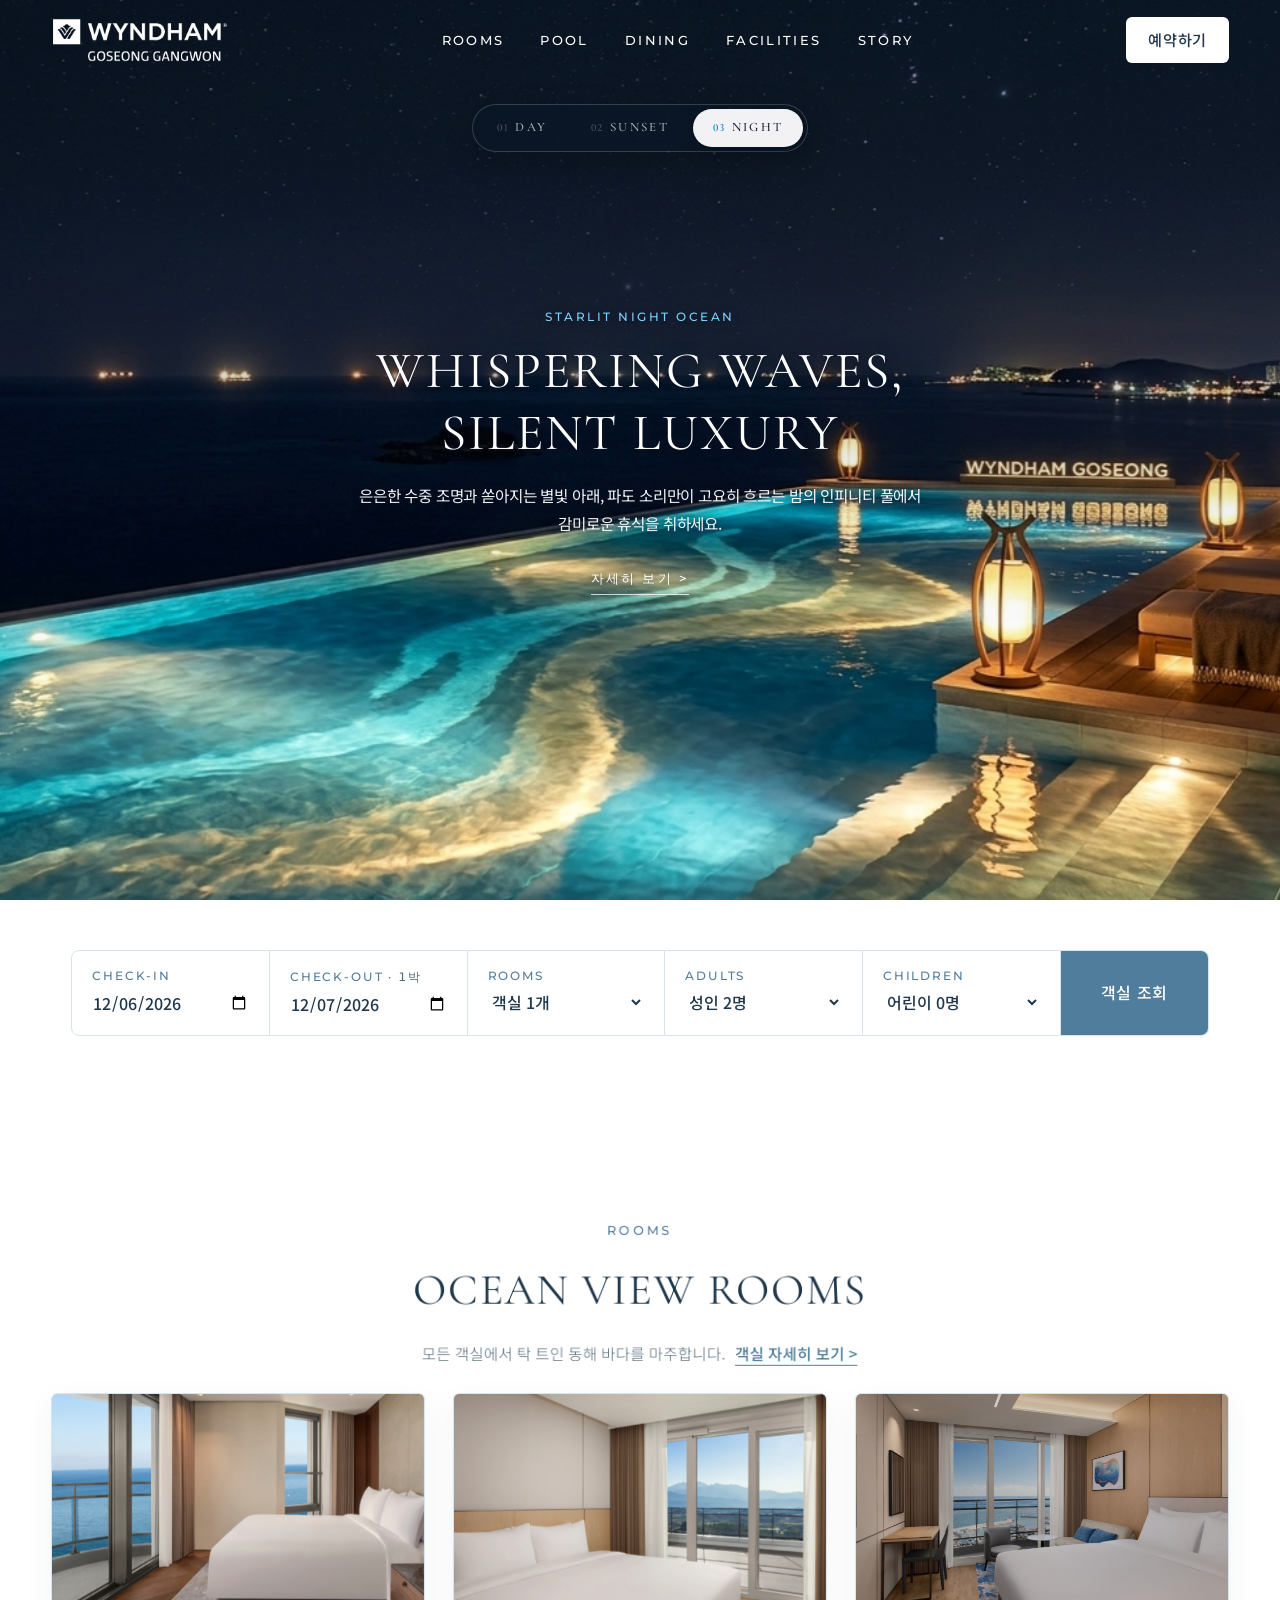
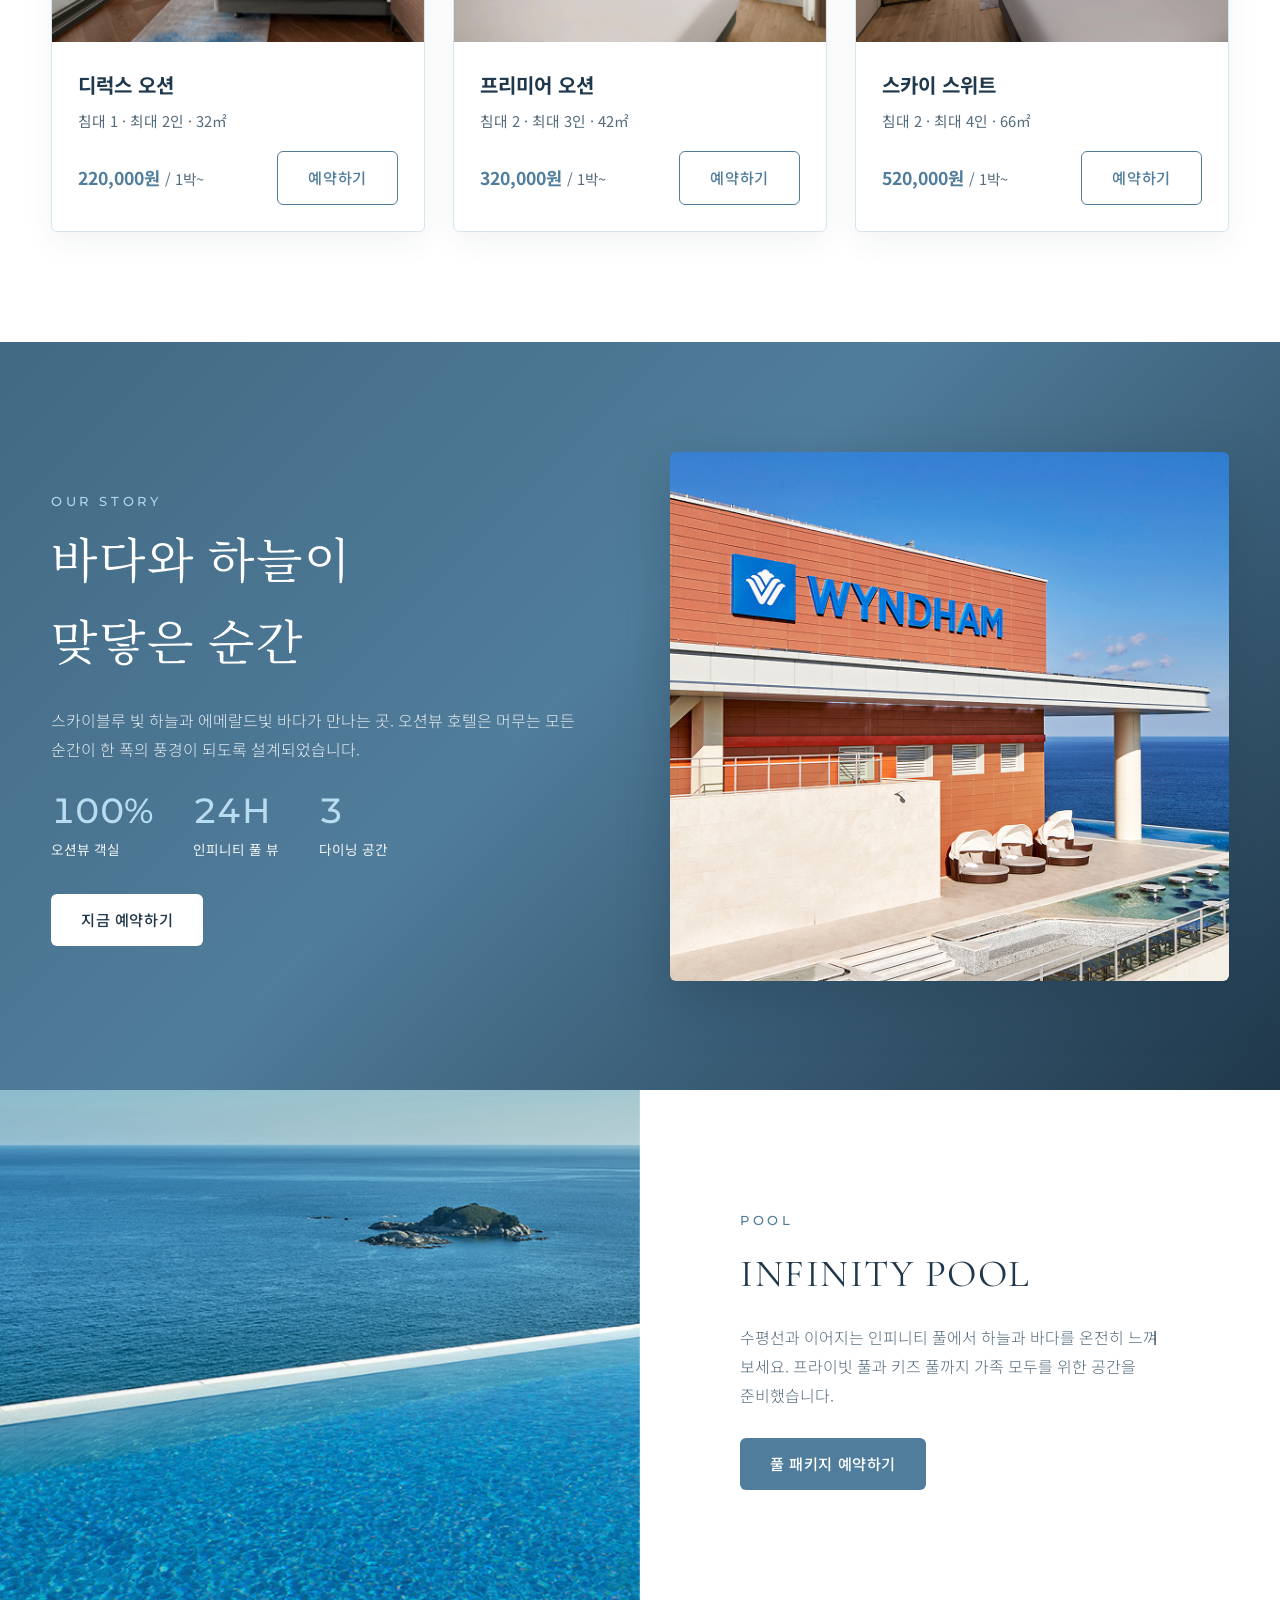
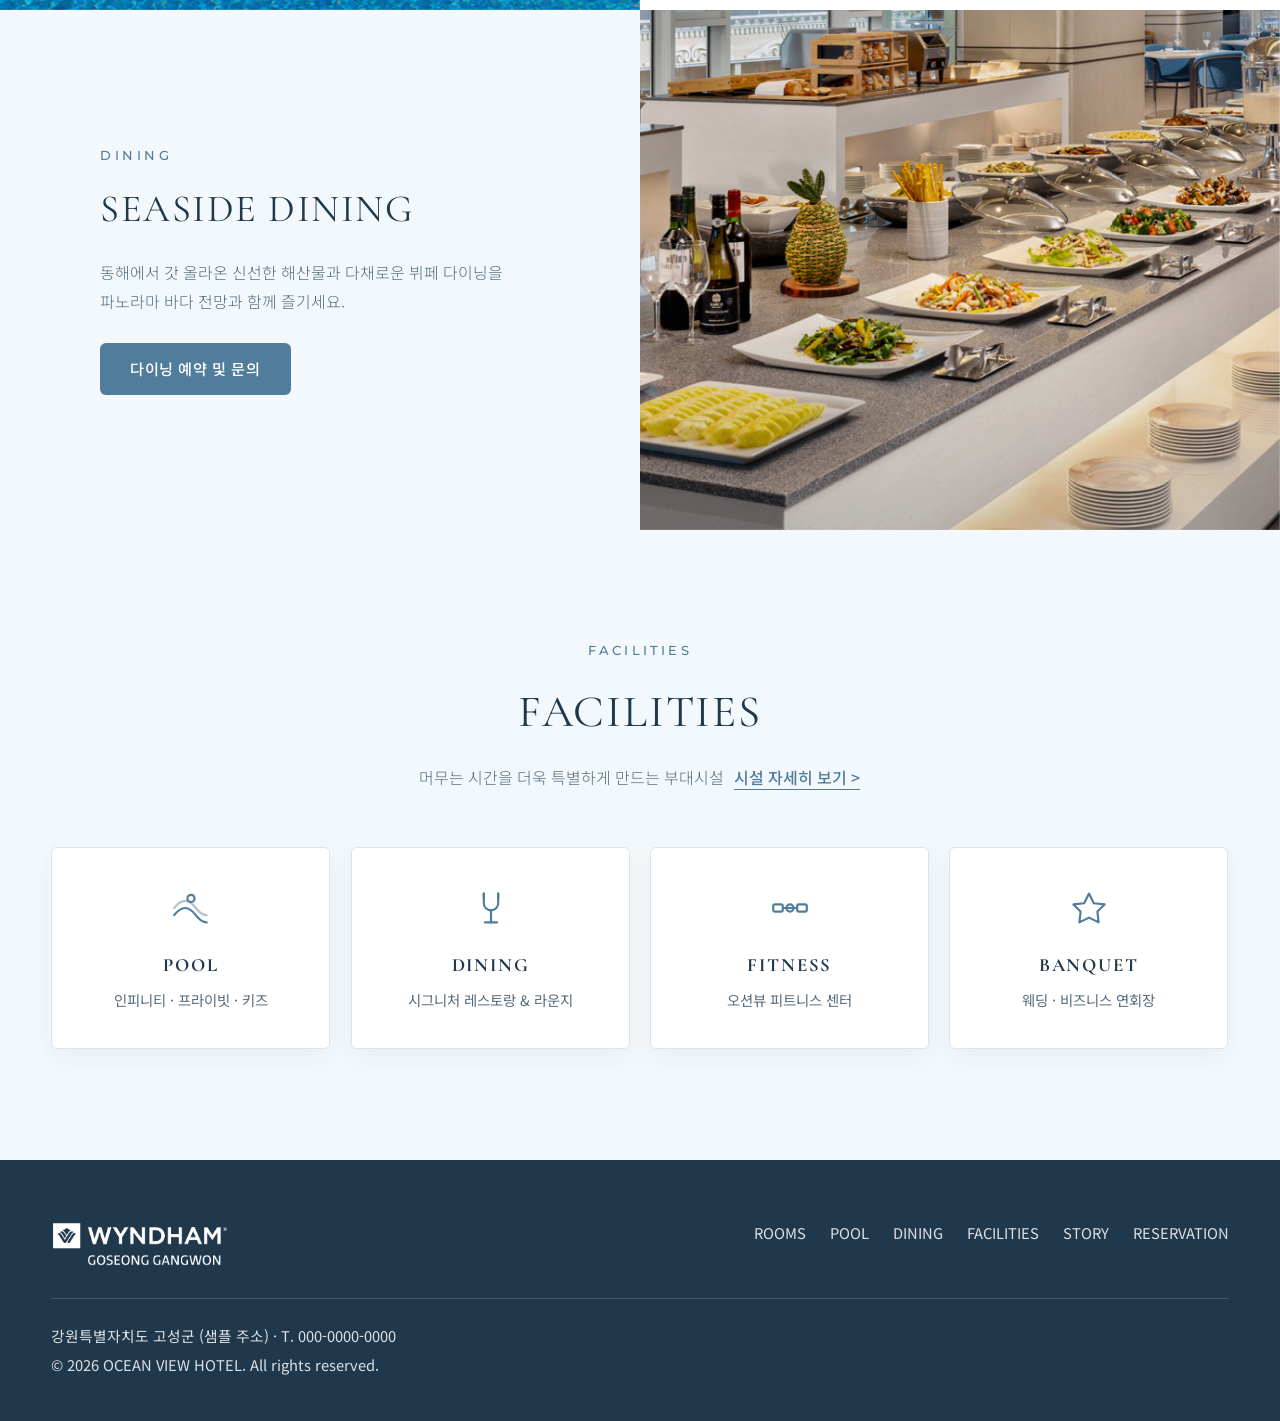
<file: index.html>
<!DOCTYPE html>
<html lang="ko">
<head>
  <meta charset="UTF-8">
  <meta name="viewport" content="width=device-width, initial-scale=1.0">
  <title>OCEAN VIEW HOTEL | 오션뷰 호텔 공식 홈페이지</title>
  <meta name="description" content="청정해변과 설악산 울산바위를 감상할 수 있는 오션뷰 호텔. 인피니티 풀, 파노라마 객실, 미식 다이닝을 온라인으로 예약하세요.">
  <link rel="stylesheet" href="css/common.css">
  <link rel="stylesheet" href="css/main.css">
  <link rel="stylesheet" href="css/booking.css">
</head>
<body>
  <header class="header" id="header">
    <div class="inner">
      <!-- 공식 윈덤 로고: images/logo.png & logo-white.png -->
      <a href="#top" class="logo" aria-label="WYNDHAM GOSEONG GANGWON 홈">
        <img src="images/logo-white.png" alt="WYNDHAM GOSEONG GANGWON" class="logo-img logo-img--white">
        <img src="images/logo.png" alt="WYNDHAM GOSEONG GANGWON" class="logo-img logo-img--color">
      </a>
      <nav class="gnb" id="gnb" aria-label="주요 메뉴">
        <a href="rooms.html">ROOMS</a>
        <a href="pool.html">POOL</a>
        <a href="dining.html">DINING</a>
        <a href="facilities.html">FACILITIES</a>
        <a href="story.html">STORY</a>
      </nav>
      <div class="header-actions">
        <a href="reservation.html" class="btn btn-white">예약하기</a>
        <button type="button" class="menu-toggle" id="menuToggle" aria-label="메뉴 열기" aria-expanded="false">
          <span></span><span></span><span></span>
        </button>
      </div>
    </div>
  </header>

  <main id="top">
    <!-- HERO + 예약 바 -->
    <section class="hero" id="booking">
      <!-- 낮 / 일몰 / 밤 인피니티 풀 다이내믹 배경 레이어 -->
      <div class="hero-bg-wrapper" aria-hidden="true">
        <div class="hero-bg-layer is-active" data-theme-layer="day" style="background-image: url('images/ref/bg_main.png');"></div>
        <div class="hero-bg-layer" data-theme-layer="sunset" style="background-image: url('images/bg_sunset.jpg');"></div>
        <div class="hero-bg-layer" data-theme-layer="night" style="background-image: url('images/bg_night.jpg');"></div>
      </div>

      <!-- 시간대별(낮/일몰/밤) 인피니티 풀 테마 스위처 바 -->
      <nav class="time-ambient-nav" role="tablist" aria-label="인피니티 풀 시간대별 풍경 선택">
        <button type="button" role="tab" class="time-btn is-active" data-time="day" aria-selected="true" aria-controls="booking">
          <span class="time-idx">01</span>
          <span class="time-label">DAY</span>
        </button>
        <button type="button" role="tab" class="time-btn" data-time="sunset" aria-selected="false" aria-controls="booking" tabindex="-1">
          <span class="time-idx">02</span>
          <span class="time-label">SUNSET</span>
        </button>
        <button type="button" role="tab" class="time-btn" data-time="night" aria-selected="false" aria-controls="booking" tabindex="-1">
          <span class="time-idx">03</span>
          <span class="time-label">NIGHT</span>
        </button>
      </nav>
      <div class="hero-content">
        <span class="eyebrow">OCEAN VIEW HOTEL</span>
        <h1>EXTRAORDINARY<br>ROOM</h1>
        <p>청정해변과 설악산 울산바위를 모두 감상할 수 있게 설계된 오션뷰 호텔은 언제나 고객의 완벽한 여정의 시작과 끝을 위한 완벽한 휴식의 안온감을 선사합니다.</p>
        <a href="#rooms" class="more-link">자세히 보기 &gt;</a>
      </div>

      <!-- 접속 시각 즉시 초기화: 화면이 그려지기 전에 바로 SUNSET/NIGHT 상태로 세팅 (DAY 깜빡임 방지) -->
      <script>
        (function () {
          var hour = new Date().getHours();
          var theme = (hour >= 6 && hour < 17) ? "day" : ((hour >= 17 && hour < 20) ? "sunset" : "night");
          window.__INITIAL_THEME__ = theme;

          var THEMES = {
            day: {
              eyebrow: "WYNDHAM GOSEONG · INFINITY POOL",
              title: "ENDLESS BLUE,<br>PERFECT MOMENT",
              desc: "청정 동해 바다와 맞닿은 루프탑 인피니티 풀에서 눈부신 햇살과 함께 온전한 휴식을 경험하세요."
            },
            sunset: {
              eyebrow: "GOLDEN TWILIGHT IN GOSEONG",
              title: "BURNING SKY,<br>ROMANTIC TIDE",
              desc: "설악산과 고성 바다가 붉고 찬란한 보랏빛으로 물드는 시간. 노을빛이 수면에 일렁이는 로맨틱한 순간을 마주합니다."
            },
            night: {
              eyebrow: "STARLIT NIGHT OCEAN",
              title: "WHISPERING WAVES,<br>SILENT LUXURY",
              desc: "은은한 수중 조명과 쏟아지는 별빛 아래, 파도 소리만이 고요히 흐르는 밤의 인피니티 풀에서 감미로운 휴식을 취하세요."
            }
          };

          // 1. 배경 레이어 즉시 활성화 (HTML 파싱 중 동기 반영)
          var layers = document.querySelectorAll(".hero-bg-layer");
          for (var i = 0; i < layers.length; i++) {
            var match = (layers[i].getAttribute("data-theme-layer") === theme);
            if (match) {
              layers[i].classList.add("is-active");
            } else {
              layers[i].classList.remove("is-active");
            }
          }

          // 2. 버튼 상태 즉시 활성화
          var btns = document.querySelectorAll(".time-btn");
          for (var j = 0; j < btns.length; j++) {
            var active = (btns[j].getAttribute("data-time") === theme);
            btns[j].classList.toggle("is-active", active);
            btns[j].setAttribute("aria-selected", active ? "true" : "false");
            btns[j].tabIndex = active ? 0 : -1;
          }

          // 3. 텍스트 카피 즉시 교체
          var hero = document.getElementById("booking") || document.querySelector(".hero");
          if (hero) {
            var data = THEMES[theme];
            var eye = hero.querySelector(".eyebrow");
            var h1 = hero.querySelector("h1");
            var p = hero.querySelector("p");
            if (eye) eye.textContent = data.eyebrow;
            if (h1) h1.innerHTML = data.title;
            if (p) p.textContent = data.desc;
          }
          document.body.setAttribute("data-theme", theme);
        })();
      </script>
    </section>

    <!-- ★ 빠른 예약(Quick Booking) 배너 : 사진을 가리지 않도록 사진 바로 아래에 여유 있는 텀을 두고 배치 -->
    <section class="quick-booking-section" id="booking" aria-label="객실 빠른 예약">
      <div class="inner">
        <div class="booking-bar">
          <form class="booking-form" id="bookingForm" aria-label="빠른 예약" novalidate>
            <div class="booking-field">
              <label for="checkIn">CHECK-IN</label>
              <input type="date" id="checkIn" name="checkIn" required>
            </div>
            <div class="booking-field">
              <label for="checkOut">CHECK-OUT <output id="nightsOutput" class="booking-night" for="checkIn checkOut"></output></label>
              <input type="date" id="checkOut" name="checkOut" required>
            </div>
            <div class="booking-field">
              <label for="rooms">ROOMS</label>
              <select id="rooms" name="rooms">
                <option value="1" selected>객실 1개</option>
                <option value="2">객실 2개</option>
                <option value="3">객실 3개</option>
                <option value="4">객실 4개</option>
              </select>
            </div>
            <div class="booking-field">
              <label for="adults">ADULTS</label>
              <select id="adults" name="adults">
                <option value="1">성인 1명</option>
                <option value="2" selected>성인 2명</option>
                <option value="3">성인 3명</option>
                <option value="4">성인 4명</option>
              </select>
            </div>
            <div class="booking-field">
              <label for="children">CHILDREN</label>
              <select id="children" name="children">
                <option value="0" selected>어린이 0명</option>
                <option value="1">어린이 1명</option>
                <option value="2">어린이 2명</option>
                <option value="3">어린이 3명</option>
              </select>
            </div>
            <button type="submit" class="btn btn-primary" id="bookingSubmit">객실 조회</button>
          </form>
          <p class="booking-error is-hidden" id="bookingError" role="alert"></p>
        </div>
      </div>
    </section>

    <!-- ROOMS -->
    <section class="section rooms" id="rooms">
      <div class="inner">
        <div class="section-title reveal">
          <span class="eyebrow">ROOMS</span>
          <h2>OCEAN VIEW ROOMS</h2>
          <p>모든 객실에서 탁 트인 동해 바다를 마주합니다. <a href="rooms.html" class="text-link">객실 자세히 보기 &gt;</a></p>
        </div>
        <div class="room-grid">
          <article class="room-card reveal">
            <div class="thumb"><img src="images/ref/img_room1.jpg" alt="디럭스 오션 객실"></div>
            <div class="body">
              <h3>디럭스 오션</h3>
              <p class="meta">침대 1 · 최대 2인 · 32㎡</p>
              <div class="row">
                <span class="price">220,000원 <small>/ 1박~</small></span>
                <button type="button" class="btn btn-outline" data-book-room="deluxe">예약하기</button>
              </div>
            </div>
          </article>
          <article class="room-card reveal">
            <div class="thumb"><img src="images/ref/img_room2.jpg" alt="프리미어 오션 객실"></div>
            <div class="body">
              <h3>프리미어 오션</h3>
              <p class="meta">침대 2 · 최대 3인 · 42㎡</p>
              <div class="row">
                <span class="price">320,000원 <small>/ 1박~</small></span>
                <button type="button" class="btn btn-outline" data-book-room="premier">예약하기</button>
              </div>
            </div>
          </article>
          <article class="room-card reveal">
            <div class="thumb"><img src="images/ref/img_room_detail_top1.png" alt="스카이 스위트 객실"></div>
            <div class="body">
              <h3>스카이 스위트</h3>
              <p class="meta">침대 2 · 최대 4인 · 66㎡</p>
              <div class="row">
                <span class="price">520,000원 <small>/ 1박~</small></span>
                <button type="button" class="btn btn-outline" data-book-room="suite">예약하기</button>
              </div>
            </div>
          </article>
        </div>
      </div>
    </section>

    <!-- STORY -->
    <section class="section story" id="story">
      <div class="inner story-wrap">
        <div class="reveal">
          <span class="eyebrow">OUR STORY</span>
          <h2>바다와 하늘이<br>맞닿은 순간</h2>
          <p>스카이블루 빛 하늘과 에메랄드빛 바다가 만나는 곳. 오션뷰 호텔은 머무는 모든 순간이 한 폭의 풍경이 되도록 설계되었습니다.</p>
          <div class="story-stats">
            <div><strong>100%</strong><span>오션뷰 객실</span></div>
            <div><strong>24H</strong><span>인피니티 풀 뷰</span></div>
            <div><strong>3</strong><span>다이닝 공간</span></div>
          </div>
          <a href="reservation.html" class="btn btn-white">지금 예약하기</a>
        </div>
        <img class="reveal" src="images/ref/img_story.png" alt="루프탑 라운지 및 야경">
      </div>
    </section>

    <!-- POOL -->
    <section class="split" id="pool">
      <div class="photo reveal"><img src="images/ref/img_pool_infinity.png" alt="인피니티 풀"></div>
      <div class="text reveal">
        <span class="eyebrow">POOL</span>
        <h2>INFINITY POOL</h2>
        <p>수평선과 이어지는 인피니티 풀에서 하늘과 바다를 온전히 느껴 보세요. 프라이빗 풀과 키즈 풀까지 가족 모두를 위한 공간을 준비했습니다.</p>
        <a href="reservation.html" class="btn btn-primary">풀 패키지 예약하기</a>
      </div>
    </section>

    <!-- DINING -->
    <section class="split reverse soft" id="dining">
      <div class="photo reveal"><img src="images/ref/img_dining_ananas.png" alt="오션뷰 다이닝 뷔페"></div>
      <div class="text reveal">
        <span class="eyebrow">DINING</span>
        <h2>SEASIDE DINING</h2>
        <p>동해에서 갓 올라온 신선한 해산물과 다채로운 뷔페 다이닝을 파노라마 바다 전망과 함께 즐기세요.</p>
        <a href="reservation.html" class="btn btn-primary">다이닝 예약 및 문의</a>
      </div>
    </section>

    <!-- FACILITIES -->
    <section class="section facilities" id="facilities">
      <div class="inner">
        <div class="section-title reveal">
          <span class="eyebrow">FACILITIES</span>
          <h2>FACILITIES</h2>
          <p>머무는 시간을 더욱 특별하게 만드는 부대시설 <a href="facilities.html" class="text-link">시설 자세히 보기 &gt;</a></p>
        </div>
        <div class="fac-grid">
          <div class="fac-item reveal">
            <div class="icon">
              <svg viewBox="0 0 40 40" fill="none" xmlns="http://www.w3.org/2000/svg">
                <path d="M6 26c3-4 6-6 9-6s6 2 9 6 6 6 9 6" stroke="currentColor" stroke-width="1.8" stroke-linecap="round"/>
                <path d="M6 20c3-4 6-6 9-6s6 2 9 6 6 6 9 6" stroke="currentColor" stroke-width="1.8" stroke-linecap="round" opacity="0.45"/>
                <circle cx="20" cy="12" r="3" stroke="currentColor" stroke-width="1.8"/>
              </svg>
            </div>
            <h3>POOL</h3><p>인피니티 · 프라이빗 · 키즈</p>
          </div>
          <div class="fac-item reveal">
            <div class="icon">
              <svg viewBox="0 0 40 40" fill="none" xmlns="http://www.w3.org/2000/svg">
                <path d="M14 8v8a6 6 0 0 0 12 0V8" stroke="currentColor" stroke-width="1.8" stroke-linecap="round"/>
                <line x1="20" y1="22" x2="20" y2="32" stroke="currentColor" stroke-width="1.8" stroke-linecap="round"/>
                <line x1="15" y1="32" x2="25" y2="32" stroke="currentColor" stroke-width="1.8" stroke-linecap="round"/>
                <line x1="14" y1="12" x2="14" y2="8" stroke="currentColor" stroke-width="1.8" stroke-linecap="round"/>
                <line x1="26" y1="12" x2="26" y2="8" stroke="currentColor" stroke-width="1.8" stroke-linecap="round"/>
              </svg>
            </div>
            <h3>DINING</h3><p>시그니처 레스토랑 &amp; 라운지</p>
          </div>
          <div class="fac-item reveal">
            <div class="icon">
              <svg viewBox="0 0 40 40" fill="none" xmlns="http://www.w3.org/2000/svg">
                <rect x="6" y="17" width="8" height="6" rx="1.5" stroke="currentColor" stroke-width="1.8"/>
                <rect x="26" y="17" width="8" height="6" rx="1.5" stroke="currentColor" stroke-width="1.8"/>
                <line x1="14" y1="20" x2="26" y2="20" stroke="currentColor" stroke-width="1.8" stroke-linecap="round"/>
                <circle cx="20" cy="20" r="3" stroke="currentColor" stroke-width="1.8"/>
              </svg>
            </div>
            <h3>FITNESS</h3><p>오션뷰 피트니스 센터</p>
          </div>
          <div class="fac-item reveal">
            <div class="icon">
              <svg viewBox="0 0 40 40" fill="none" xmlns="http://www.w3.org/2000/svg">
                <polygon points="20,8 24,16 33,17 27,23 28,32 20,28 12,32 13,23 7,17 16,16" stroke="currentColor" stroke-width="1.8" stroke-linejoin="round"/>
              </svg>
            </div>
            <h3>BANQUET</h3><p>웨딩 · 비즈니스 연회장</p>
          </div>
        </div>
      </div>
    </section>
  </main>

  <footer class="footer">
    <div class="inner">
      <div class="top">
        <a href="#top" class="logo" aria-label="WYNDHAM GOSEONG GANGWON 홈">
          <img src="images/logo-white.png" alt="WYNDHAM GOSEONG GANGWON" class="logo-img">
        </a>
        <nav class="footer-links" aria-label="푸터 메뉴">
          <a href="rooms.html">ROOMS</a>
          <a href="pool.html">POOL</a>
          <a href="dining.html">DINING</a>
          <a href="facilities.html">FACILITIES</a>
          <a href="story.html">STORY</a>
          <a href="reservation.html">RESERVATION</a>
        </nav>
      </div>
      <div class="info">
        <p>강원특별자치도 고성군 (샘플 주소) · T. 000-0000-0000</p>
        <p>© 2026 OCEAN VIEW HOTEL. All rights reserved.</p>
      </div>
    </div>
  </footer>

  <script src="js/common.js"></script>
  <script src="js/components/header.js"></script>
  <script src="js/components/reveal.js"></script>
  <script src="js/components/booking-bar.js"></script>
  <script src="js/components/wave-reveal.js"></script>
  <script src="js/components/time-ambient.js"></script>
  <script src="js/app.js"></script>
  <script>
    document.addEventListener("DOMContentLoaded", function () {
      if (window.Hotel && window.Hotel.WaveReveal) {
        window.Hotel.WaveReveal.init();
      }
      if (window.Hotel && window.Hotel.TimeAmbient) {
        window.Hotel.TimeAmbient.init();
      }
    });
  </script>
</body>
</html>
</file>
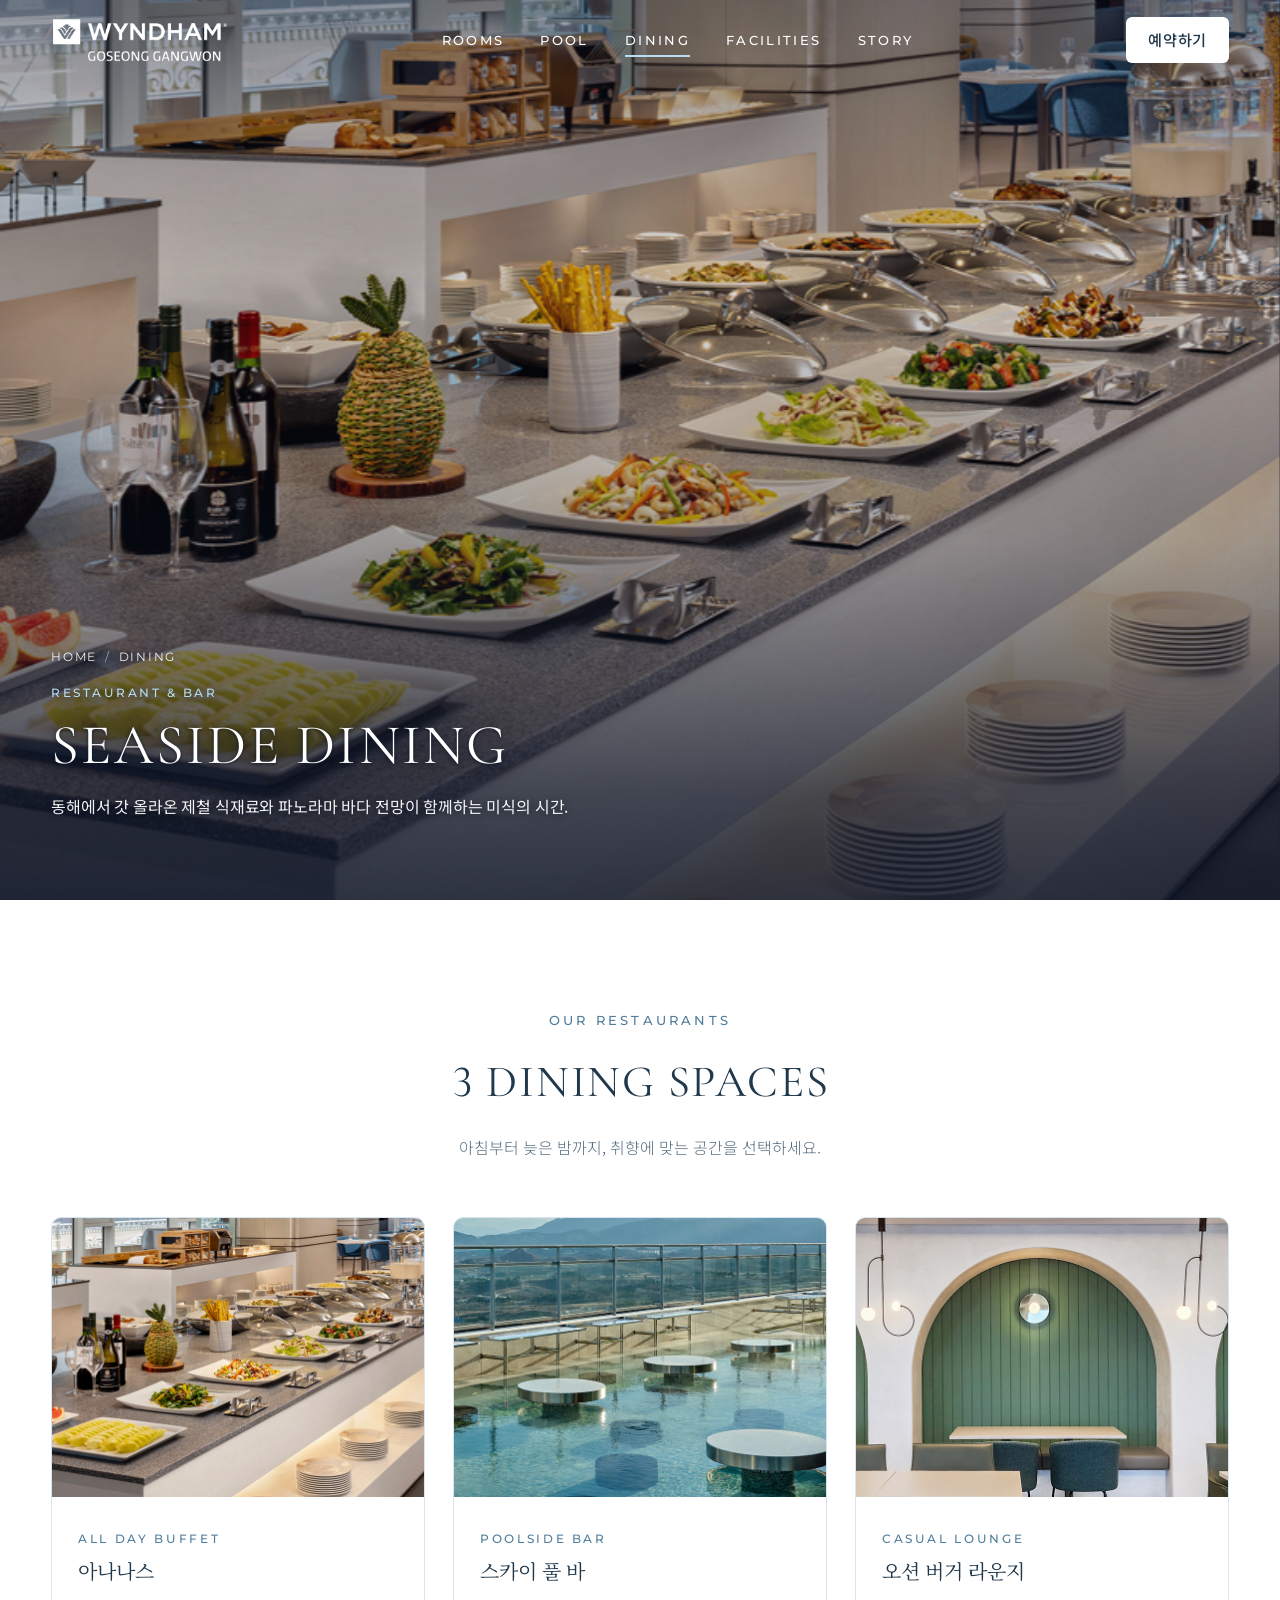
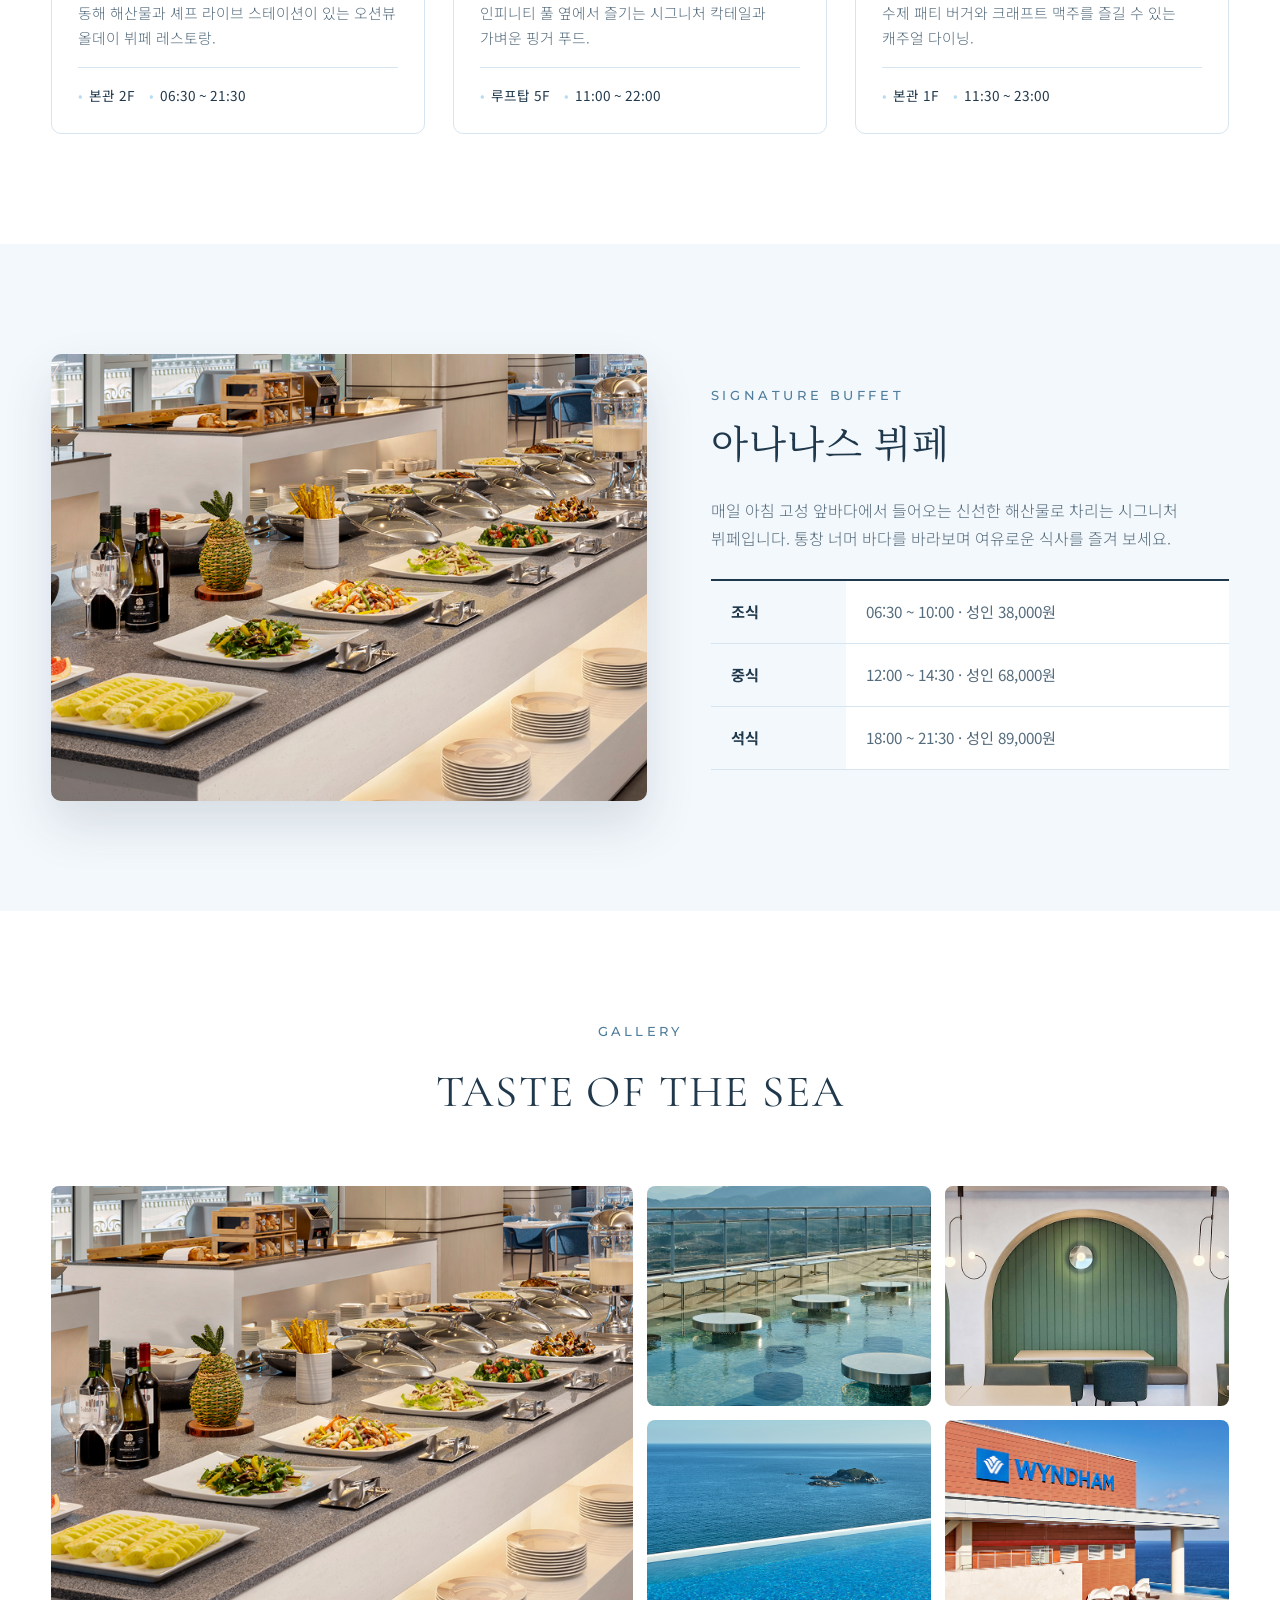
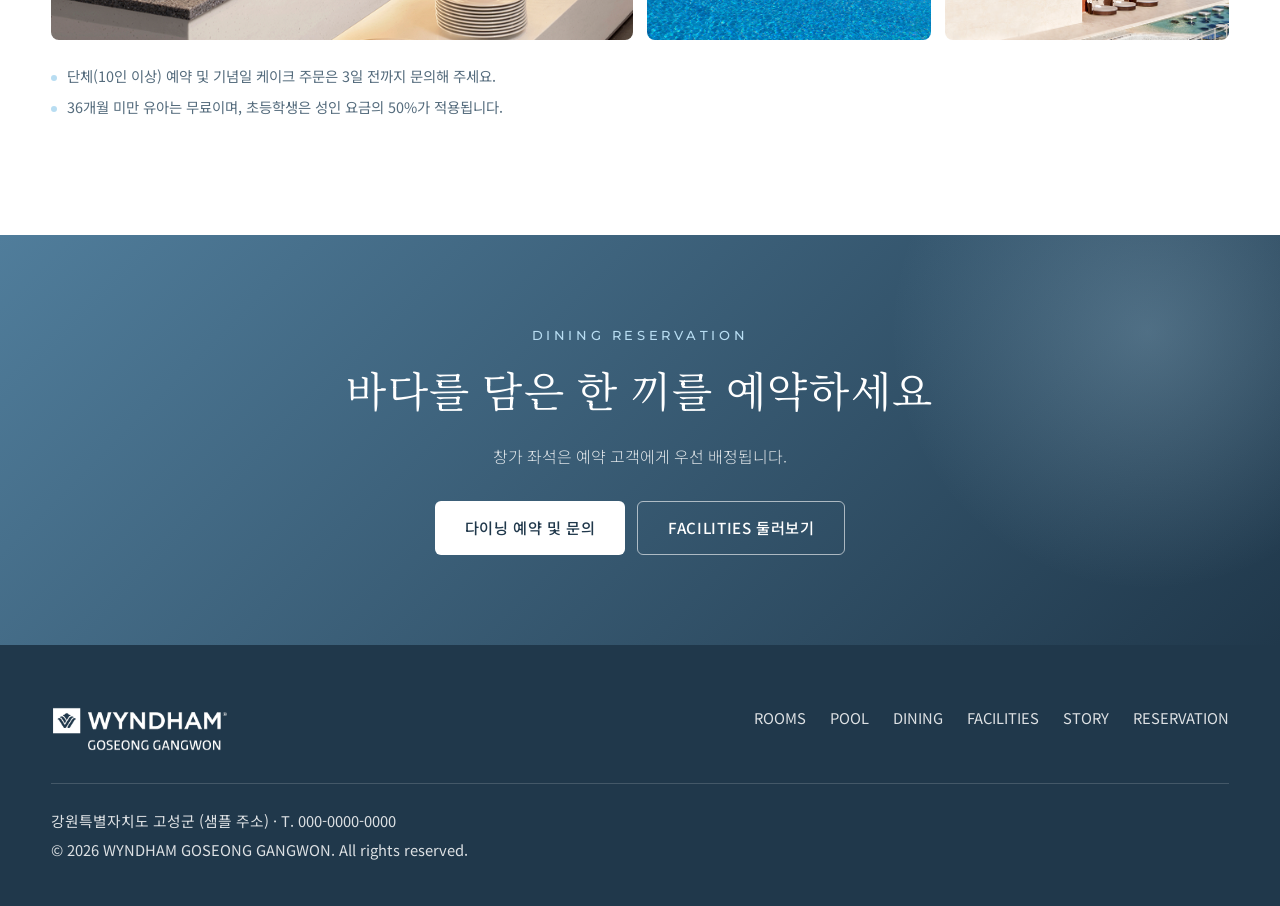
<file: dining.html>
<!DOCTYPE html>
<html lang="ko">
<head>
  <meta charset="UTF-8">
  <meta name="viewport" content="width=device-width, initial-scale=1.0">
  <title>DINING 다이닝 안내 | WYNDHAM GOSEONG GANGWON</title>
  <meta name="description" content="오션뷰 뷔페 아나나스, 풀사이드 바, 캐주얼 버거 라운지. 윈덤 강원고성의 다이닝 공간과 운영 시간을 안내합니다.">
  <link rel="stylesheet" href="css/common.css">
  <link rel="stylesheet" href="css/main.css">
  <link rel="stylesheet" href="css/sub.css">
</head>
<body>
  <header class="header" id="header">
    <div class="inner">
      <a href="index.html" class="logo" aria-label="WYNDHAM GOSEONG GANGWON 홈">
        <img src="images/logo-white.png" alt="WYNDHAM GOSEONG GANGWON" class="logo-img logo-img--white">
        <img src="images/logo.png" alt="WYNDHAM GOSEONG GANGWON" class="logo-img logo-img--color">
      </a>
      <nav class="gnb" id="gnb" aria-label="주요 메뉴">
        <a href="rooms.html">ROOMS</a>
        <a href="pool.html">POOL</a>
        <a href="dining.html" aria-current="page">DINING</a>
        <a href="facilities.html">FACILITIES</a>
        <a href="story.html">STORY</a>
      </nav>
      <div class="header-actions">
        <a href="reservation.html" class="btn btn-white">예약하기</a>
        <button type="button" class="menu-toggle" id="menuToggle" aria-label="메뉴 열기" aria-expanded="false">
          <span></span><span></span><span></span>
        </button>
      </div>
    </div>
  </header>

  <main>
    <section class="sub-hero">
      <img src="images/ref/img_dining_ananas.png" alt="오션뷰 뷔페 레스토랑" class="sub-hero-bg">
      <div class="inner sub-hero-content">
        <ol class="breadcrumb" aria-label="현재 위치">
          <li><a href="index.html">HOME</a></li>
          <li>DINING</li>
        </ol>
        <span class="eyebrow">RESTAURANT &amp; BAR</span>
        <h1>SEASIDE DINING</h1>
        <p>동해에서 갓 올라온 제철 식재료와 파노라마 바다 전망이 함께하는 미식의 시간.</p>
      </div>
    </section>


    <section class="section">
      <div class="inner">
        <div class="section-title reveal">
          <span class="eyebrow">OUR RESTAURANTS</span>
          <h2>3 DINING SPACES</h2>
          <p>아침부터 늦은 밤까지, 취향에 맞는 공간을 선택하세요.</p>
        </div>
        <div class="card-grid">
          <article class="info-card reveal">
            <div class="thumb"><img src="images/ref/img_dining_ananas.png" alt="아나나스 뷔페"></div>
            <div class="body">
              <span class="tag">ALL DAY BUFFET</span>
              <h3>아나나스</h3>
              <p>동해 해산물과 셰프 라이브 스테이션이 있는 오션뷰 올데이 뷔페 레스토랑.</p>
              <div class="meta-row"><span>본관 2F</span><span>06:30 ~ 21:30</span></div>
            </div>
          </article>
          <article class="info-card reveal">
            <div class="thumb"><img src="images/ref/img_dining_pool.png" alt="풀사이드 바"></div>
            <div class="body">
              <span class="tag">POOLSIDE BAR</span>
              <h3>스카이 풀 바</h3>
              <p>인피니티 풀 옆에서 즐기는 시그니처 칵테일과 가벼운 핑거 푸드.</p>
              <div class="meta-row"><span>루프탑 5F</span><span>11:00 ~ 22:00</span></div>
            </div>
          </article>
          <article class="info-card reveal">
            <div class="thumb"><img src="images/ref/img_dining_buger.png" alt="버거 라운지"></div>
            <div class="body">
              <span class="tag">CASUAL LOUNGE</span>
              <h3>오션 버거 라운지</h3>
              <p>수제 패티 버거와 크래프트 맥주를 즐길 수 있는 캐주얼 다이닝.</p>
              <div class="meta-row"><span>본관 1F</span><span>11:30 ~ 23:00</span></div>
            </div>
          </article>
        </div>
      </div>
    </section>

    <section class="section soft">
      <div class="inner">
        <div class="detail-row reveal">
          <div class="detail-media">
            <img src="images/ref/img_dining_ananas.png" alt="아나나스 뷔페 라이브 스테이션">
          </div>
          <div class="detail-text">
            <span class="eyebrow">SIGNATURE BUFFET</span>
            <h3>아나나스 뷔페</h3>
            <p>매일 아침 고성 앞바다에서 들어오는 신선한 해산물로 차리는 시그니처 뷔페입니다. 통창 너머 바다를 바라보며 여유로운 식사를 즐겨 보세요.</p>
            <table class="info-table">
              <tbody>
                <tr><th scope="row">조식</th><td>06:30 ~ 10:00 · 성인 38,000원</td></tr>
                <tr><th scope="row">중식</th><td>12:00 ~ 14:30 · 성인 68,000원</td></tr>
                <tr><th scope="row">석식</th><td>18:00 ~ 21:30 · 성인 89,000원</td></tr>
              </tbody>
            </table>
          </div>
        </div>
      </div>
    </section>

    <section class="section">
      <div class="inner">
        <div class="section-title reveal">
          <span class="eyebrow">GALLERY</span>
          <h2>TASTE OF THE SEA</h2>
        </div>
        <div class="gallery reveal">
          <figure><img src="images/ref/img_dining_ananas.png" alt="뷔페 전경"><figcaption>아나나스 · 오션뷰 홀</figcaption></figure>
          <figure><img src="images/ref/img_dining_pool.png" alt="풀 바"><figcaption>스카이 풀 바</figcaption></figure>
          <figure><img src="images/ref/img_dining_buger.png" alt="수제 버거"><figcaption>오션 버거 라운지</figcaption></figure>
          <figure><img src="images/ref/img_pool_infinity.png" alt="선셋 칵테일 타임"><figcaption>선셋 칵테일 타임</figcaption></figure>
          <figure><img src="images/ref/img_story.png" alt="루프탑 야경"><figcaption>루프탑 나이트 라운지</figcaption></figure>
        </div>
        <ul class="notice-list">
          <li>단체(10인 이상) 예약 및 기념일 케이크 주문은 3일 전까지 문의해 주세요.</li>
          <li>36개월 미만 유아는 무료이며, 초등학생은 성인 요금의 50%가 적용됩니다.</li>
        </ul>
      </div>
    </section>

    <section class="cta-band">
      <div class="inner">
        <span class="eyebrow">DINING RESERVATION</span>
        <h2>바다를 담은 한 끼를 예약하세요</h2>
        <p>창가 좌석은 예약 고객에게 우선 배정됩니다.</p>
        <div class="btn-group">
          <a href="reservation.html" class="btn btn-white">다이닝 예약 및 문의</a>
          <a href="facilities.html" class="btn btn-ghost">FACILITIES 둘러보기</a>
        </div>
      </div>
    </section>
  </main>

  <footer class="footer">
    <div class="inner">
      <div class="top">
        <a href="index.html" class="logo" aria-label="WYNDHAM GOSEONG GANGWON 홈">
          <img src="images/logo-white.png" alt="WYNDHAM GOSEONG GANGWON" class="logo-img">
        </a>
        <nav class="footer-links" aria-label="푸터 메뉴">
          <a href="rooms.html">ROOMS</a>
          <a href="pool.html">POOL</a>
          <a href="dining.html">DINING</a>
          <a href="facilities.html">FACILITIES</a>
          <a href="story.html">STORY</a>
          <a href="reservation.html">RESERVATION</a>
        </nav>
      </div>
      <div class="info">
        <p>강원특별자치도 고성군 (샘플 주소) · T. 000-0000-0000</p>
        <p>© 2026 WYNDHAM GOSEONG GANGWON. All rights reserved.</p>
      </div>
    </div>
  </footer>

  <script src="js/common.js"></script>
  <script src="js/components/header.js"></script>
  <script src="js/components/reveal.js"></script>
  <script src="js/sub.js"></script>
</body>
</html>
</file>
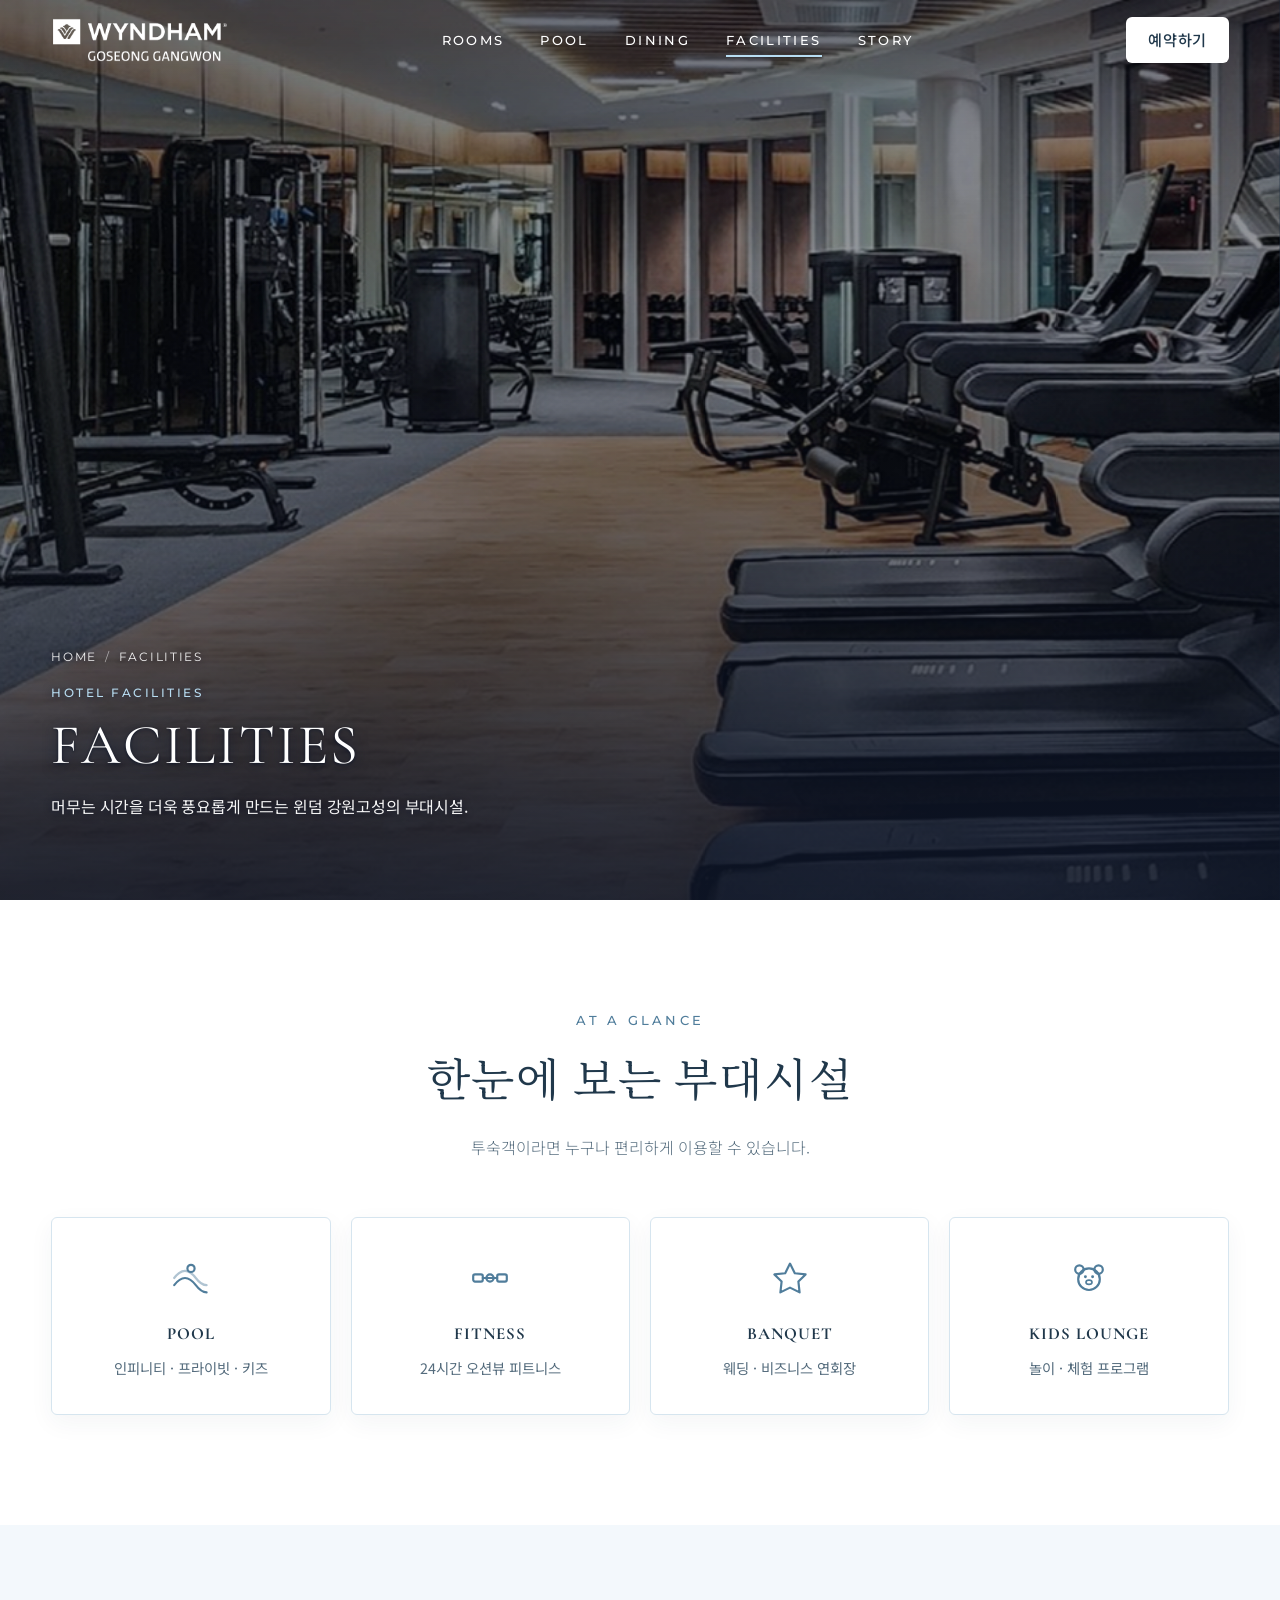
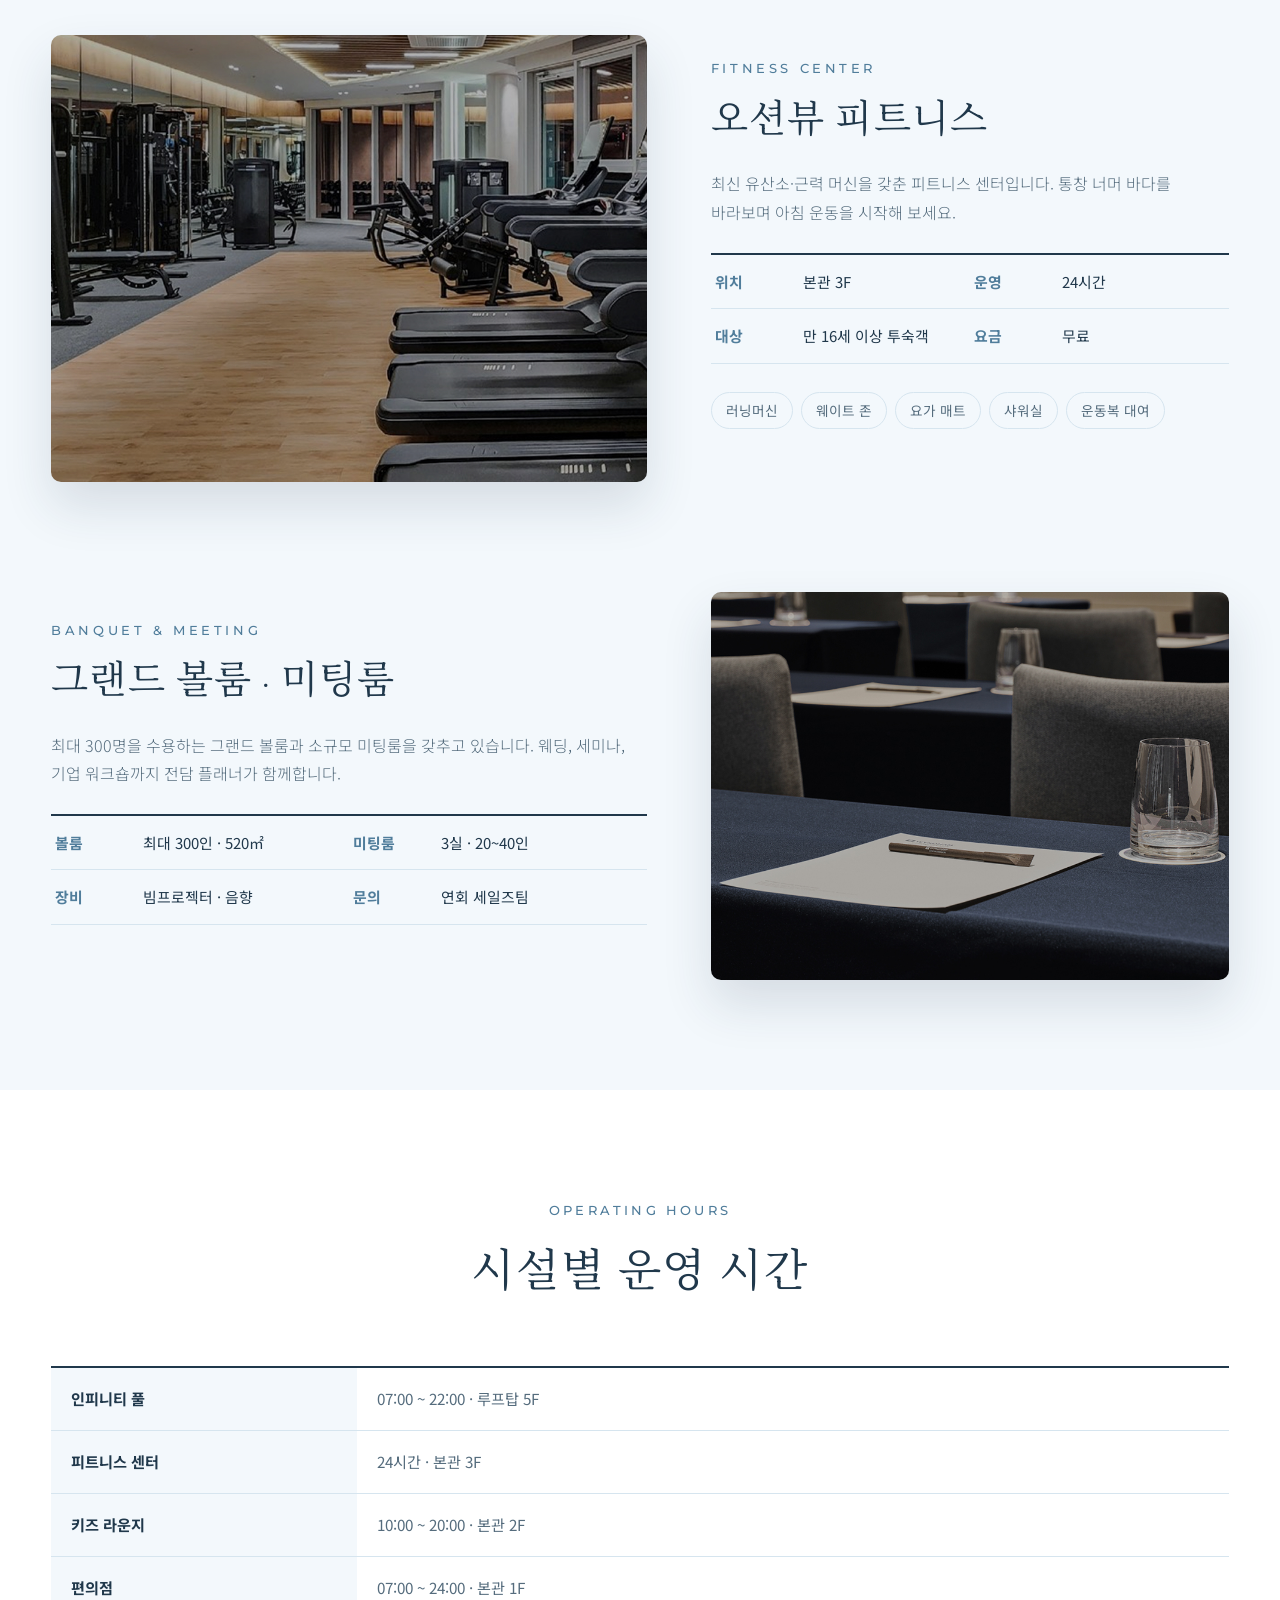
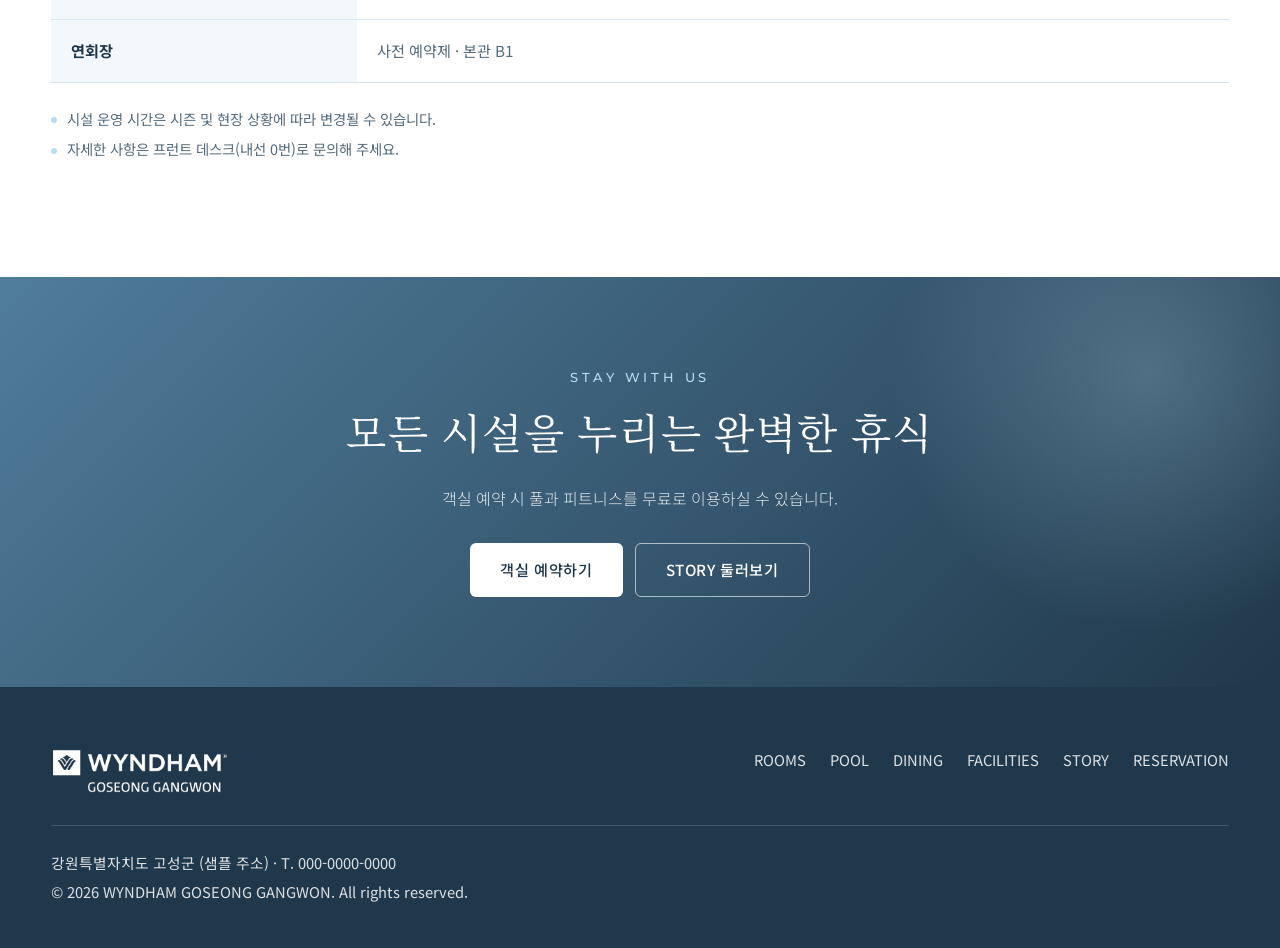
<file: facilities.html>
<!DOCTYPE html>
<html lang="ko">

<head>
  <meta charset="UTF-8">
  <meta name="viewport" content="width=device-width, initial-scale=1.0">
  <title>FACILITIES 부대시설 안내 | WYNDHAM GOSEONG GANGWON</title>
  <meta name="description" content="오션뷰 피트니스 센터, 웨딩·비즈니스 연회장, 루프탑 풀과 키즈 라운지. 윈덤 강원고성의 부대시설을 안내합니다.">
  <link rel="stylesheet" href="css/common.css">
  <link rel="stylesheet" href="css/main.css">
  <link rel="stylesheet" href="css/sub.css">
</head>

<body>
  <header class="header" id="header">
    <div class="inner">
      <a href="index.html" class="logo" aria-label="WYNDHAM GOSEONG GANGWON 홈">
        <img src="images/logo-white.png" alt="WYNDHAM GOSEONG GANGWON" class="logo-img logo-img--white">
        <img src="images/logo.png" alt="WYNDHAM GOSEONG GANGWON" class="logo-img logo-img--color">
      </a>
      <nav class="gnb" id="gnb" aria-label="주요 메뉴">
        <a href="rooms.html">ROOMS</a>
        <a href="pool.html">POOL</a>
        <a href="dining.html">DINING</a>
        <a href="facilities.html" aria-current="page">FACILITIES</a>
        <a href="story.html">STORY</a>
      </nav>
      <div class="header-actions">
        <a href="reservation.html" class="btn btn-white">예약하기</a>
        <button type="button" class="menu-toggle" id="menuToggle" aria-label="메뉴 열기" aria-expanded="false">
          <span></span><span></span><span></span>
        </button>
      </div>
    </div>
  </header>

  <main>
    <section class="sub-hero">
      <img src="images/ref/img_fac3.jpg" alt="오션뷰 피트니스 센터" class="sub-hero-bg">
      <div class="inner sub-hero-content">
        <ol class="breadcrumb" aria-label="현재 위치">
          <li><a href="index.html">HOME</a></li>
          <li>FACILITIES</li>
        </ol>
        <span class="eyebrow">HOTEL FACILITIES</span>
        <h1>FACILITIES</h1>
        <p>머무는 시간을 더욱 풍요롭게 만드는 윈덤 강원고성의 부대시설.</p>
      </div>
    </section>


    <section class="section">
      <div class="inner">
        <div class="section-title reveal">
          <span class="eyebrow">AT A GLANCE</span>
          <h2>한눈에 보는 부대시설</h2>
          <p>투숙객이라면 누구나 편리하게 이용할 수 있습니다.</p>
        </div>
        <div class="feature-grid">
          <div class="feature-item reveal">
            <div class="icon" aria-hidden="true">
              <svg viewBox="0 0 40 40" fill="none" xmlns="http://www.w3.org/2000/svg">
                <path d="M6 26c3-4 6-6 9-6s6 2 9 6 6 6 9 6" stroke="currentColor" stroke-width="1.8" stroke-linecap="round"/>
                <path d="M6 20c3-4 6-6 9-6s6 2 9 6 6 6 9 6" stroke="currentColor" stroke-width="1.8" stroke-linecap="round" opacity="0.45"/>
                <circle cx="20" cy="12" r="3" stroke="currentColor" stroke-width="1.8"/>
              </svg>
            </div>
            <h3>POOL</h3>
            <p>인피니티 · 프라이빗 · 키즈</p>
          </div>
          <div class="feature-item reveal">
            <div class="icon" aria-hidden="true">
              <svg viewBox="0 0 40 40" fill="none" xmlns="http://www.w3.org/2000/svg">
                <rect x="6" y="17" width="8" height="6" rx="1.5" stroke="currentColor" stroke-width="1.8"/>
                <rect x="26" y="17" width="8" height="6" rx="1.5" stroke="currentColor" stroke-width="1.8"/>
                <line x1="14" y1="20" x2="26" y2="20" stroke="currentColor" stroke-width="1.8" stroke-linecap="round"/>
                <circle cx="20" cy="20" r="3" stroke="currentColor" stroke-width="1.8"/>
              </svg>
            </div>
            <h3>FITNESS</h3>
            <p>24시간 오션뷰 피트니스</p>
          </div>
          <div class="feature-item reveal">
            <div class="icon" aria-hidden="true">
              <svg viewBox="0 0 40 40" fill="none" xmlns="http://www.w3.org/2000/svg">
                <polygon points="20,8 24,16 33,17 27,23 28,32 20,28 12,32 13,23 7,17 16,16" stroke="currentColor" stroke-width="1.8" stroke-linejoin="round"/>
              </svg>
            </div>
            <h3>BANQUET</h3>
            <p>웨딩 · 비즈니스 연회장</p>
          </div>
          <div class="feature-item reveal">
            <div class="icon" aria-hidden="true">
              <svg viewBox="0 0 40 40" fill="none" xmlns="http://www.w3.org/2000/svg">
                <circle cx="20" cy="21" r="9" stroke="currentColor" stroke-width="1.8"/>
                <circle cx="12" cy="13" r="3.5" stroke="currentColor" stroke-width="1.8"/>
                <circle cx="28" cy="13" r="3.5" stroke="currentColor" stroke-width="1.8"/>
                <circle cx="17" cy="19" r="1.2" fill="currentColor"/>
                <circle cx="23" cy="19" r="1.2" fill="currentColor"/>
                <ellipse cx="20" cy="23.5" rx="2.5" ry="1.8" stroke="currentColor" stroke-width="1.4"/>
              </svg>
            </div>
            <h3>KIDS LOUNGE</h3>
            <p>놀이 · 체험 프로그램</p>
          </div>
        </div>
      </div>
    </section>

    <section class="section soft">
      <div class="inner">
        <div class="detail-row reveal">
          <div class="detail-media">
            <img src="images/ref/img_fac3.jpg" alt="피트니스 센터 내부">
          </div>
          <div class="detail-text">
            <span class="eyebrow">FITNESS CENTER</span>
            <h3>오션뷰 피트니스</h3>
            <p>최신 유산소·근력 머신을 갖춘 피트니스 센터입니다. 통창 너머 바다를 바라보며 아침 운동을 시작해 보세요.</p>
            <dl class="spec-list">
              <div>
                <dt>위치</dt>
                <dd>본관 3F</dd>
              </div>
              <div>
                <dt>운영</dt>
                <dd>24시간</dd>
              </div>
              <div>
                <dt>대상</dt>
                <dd>만 16세 이상 투숙객</dd>
              </div>
              <div>
                <dt>요금</dt>
                <dd>무료</dd>
              </div>
            </dl>
            <ul class="amenity-list">
              <li>러닝머신</li>
              <li>웨이트 존</li>
              <li>요가 매트</li>
              <li>샤워실</li>
              <li>운동복 대여</li>
            </ul>
          </div>
        </div>

        <div class="detail-row reverse reveal">
          <div class="detail-media">
            <img src="images/ref/img_fac2.jpg" alt="연회장 세팅">
          </div>
          <div class="detail-text">
            <span class="eyebrow">BANQUET &amp; MEETING</span>
            <h3>그랜드 볼룸 · 미팅룸</h3>
            <p>최대 300명을 수용하는 그랜드 볼룸과 소규모 미팅룸을 갖추고 있습니다. 웨딩, 세미나, 기업 워크숍까지 전담 플래너가 함께합니다.</p>
            <dl class="spec-list">
              <div>
                <dt>볼룸</dt>
                <dd>최대 300인 · 520㎡</dd>
              </div>
              <div>
                <dt>미팅룸</dt>
                <dd>3실 · 20~40인</dd>
              </div>
              <div>
                <dt>장비</dt>
                <dd>빔프로젝터 · 음향</dd>
              </div>
              <div>
                <dt>문의</dt>
                <dd>연회 세일즈팀</dd>
              </div>
            </dl>
          </div>
        </div>
      </div>
    </section>

    <section class="section">
      <div class="inner reveal">
        <div class="section-title">
          <span class="eyebrow">OPERATING HOURS</span>
          <h2>시설별 운영 시간</h2>
        </div>
        <table class="info-table">
          <tbody>
            <tr>
              <th scope="row">인피니티 풀</th>
              <td>07:00 ~ 22:00 · 루프탑 5F</td>
            </tr>
            <tr>
              <th scope="row">피트니스 센터</th>
              <td>24시간 · 본관 3F</td>
            </tr>
            <tr>
              <th scope="row">키즈 라운지</th>
              <td>10:00 ~ 20:00 · 본관 2F</td>
            </tr>
            <tr>
              <th scope="row">편의점</th>
              <td>07:00 ~ 24:00 · 본관 1F</td>
            </tr>
            <tr>
              <th scope="row">연회장</th>
              <td>사전 예약제 · 본관 B1</td>
            </tr>
          </tbody>
        </table>
        <ul class="notice-list">
          <li>시설 운영 시간은 시즌 및 현장 상황에 따라 변경될 수 있습니다.</li>
          <li>자세한 사항은 프런트 데스크(내선 0번)로 문의해 주세요.</li>
        </ul>
      </div>
    </section>

    <section class="cta-band">
      <div class="inner">
        <span class="eyebrow">STAY WITH US</span>
        <h2>모든 시설을 누리는 완벽한 휴식</h2>
        <p>객실 예약 시 풀과 피트니스를 무료로 이용하실 수 있습니다.</p>
        <div class="btn-group">
          <a href="reservation.html" class="btn btn-white">객실 예약하기</a>
          <a href="story.html" class="btn btn-ghost">STORY 둘러보기</a>
        </div>
      </div>
    </section>
  </main>

  <footer class="footer">
    <div class="inner">
      <div class="top">
        <a href="index.html" class="logo" aria-label="WYNDHAM GOSEONG GANGWON 홈">
          <img src="images/logo-white.png" alt="WYNDHAM GOSEONG GANGWON" class="logo-img">
        </a>
        <nav class="footer-links" aria-label="푸터 메뉴">
          <a href="rooms.html">ROOMS</a>
          <a href="pool.html">POOL</a>
          <a href="dining.html">DINING</a>
          <a href="facilities.html">FACILITIES</a>
          <a href="story.html">STORY</a>
          <a href="reservation.html">RESERVATION</a>
        </nav>
      </div>
      <div class="info">
        <p>강원특별자치도 고성군 (샘플 주소) · T. 000-0000-0000</p>
        <p>© 2026 WYNDHAM GOSEONG GANGWON. All rights reserved.</p>
      </div>
    </div>
  </footer>

  <script src="js/common.js"></script>
  <script src="js/components/header.js"></script>
  <script src="js/components/reveal.js"></script>
  <script src="js/sub.js"></script>
</body>

</html>
</file>
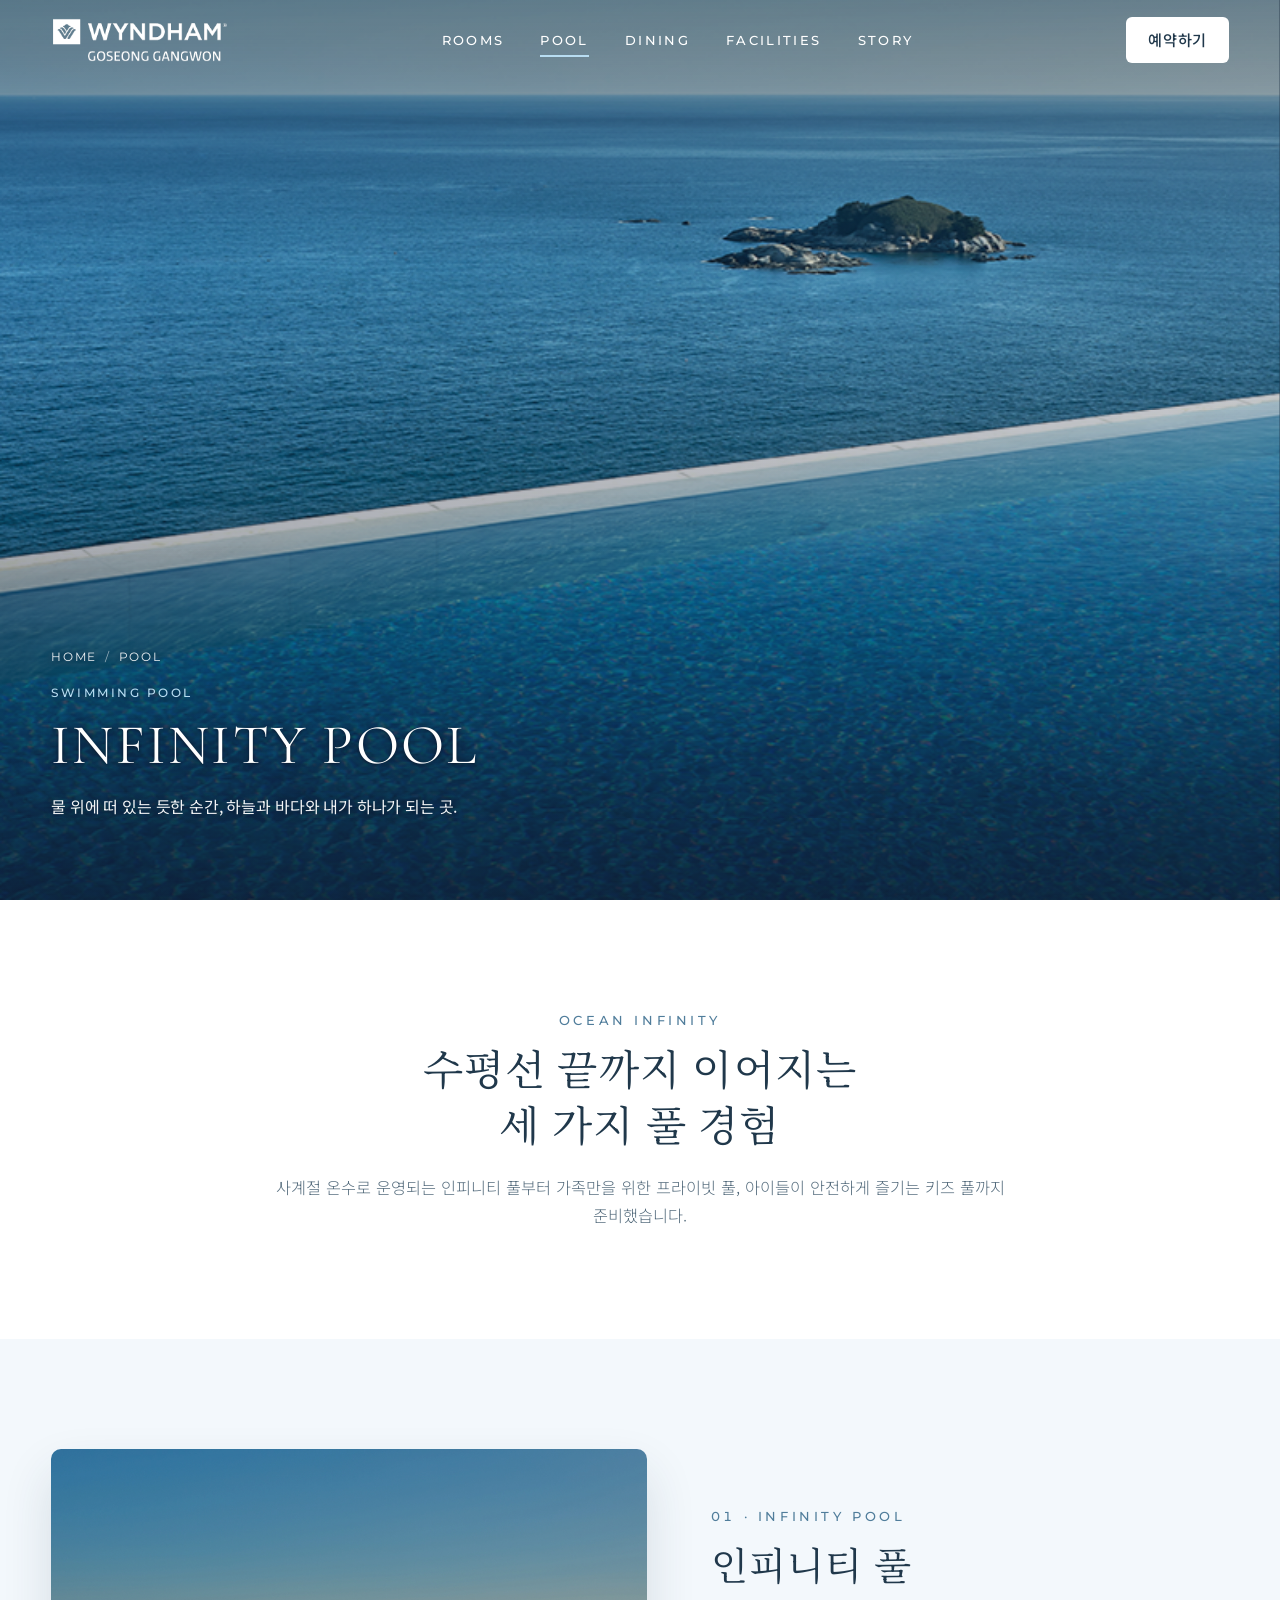
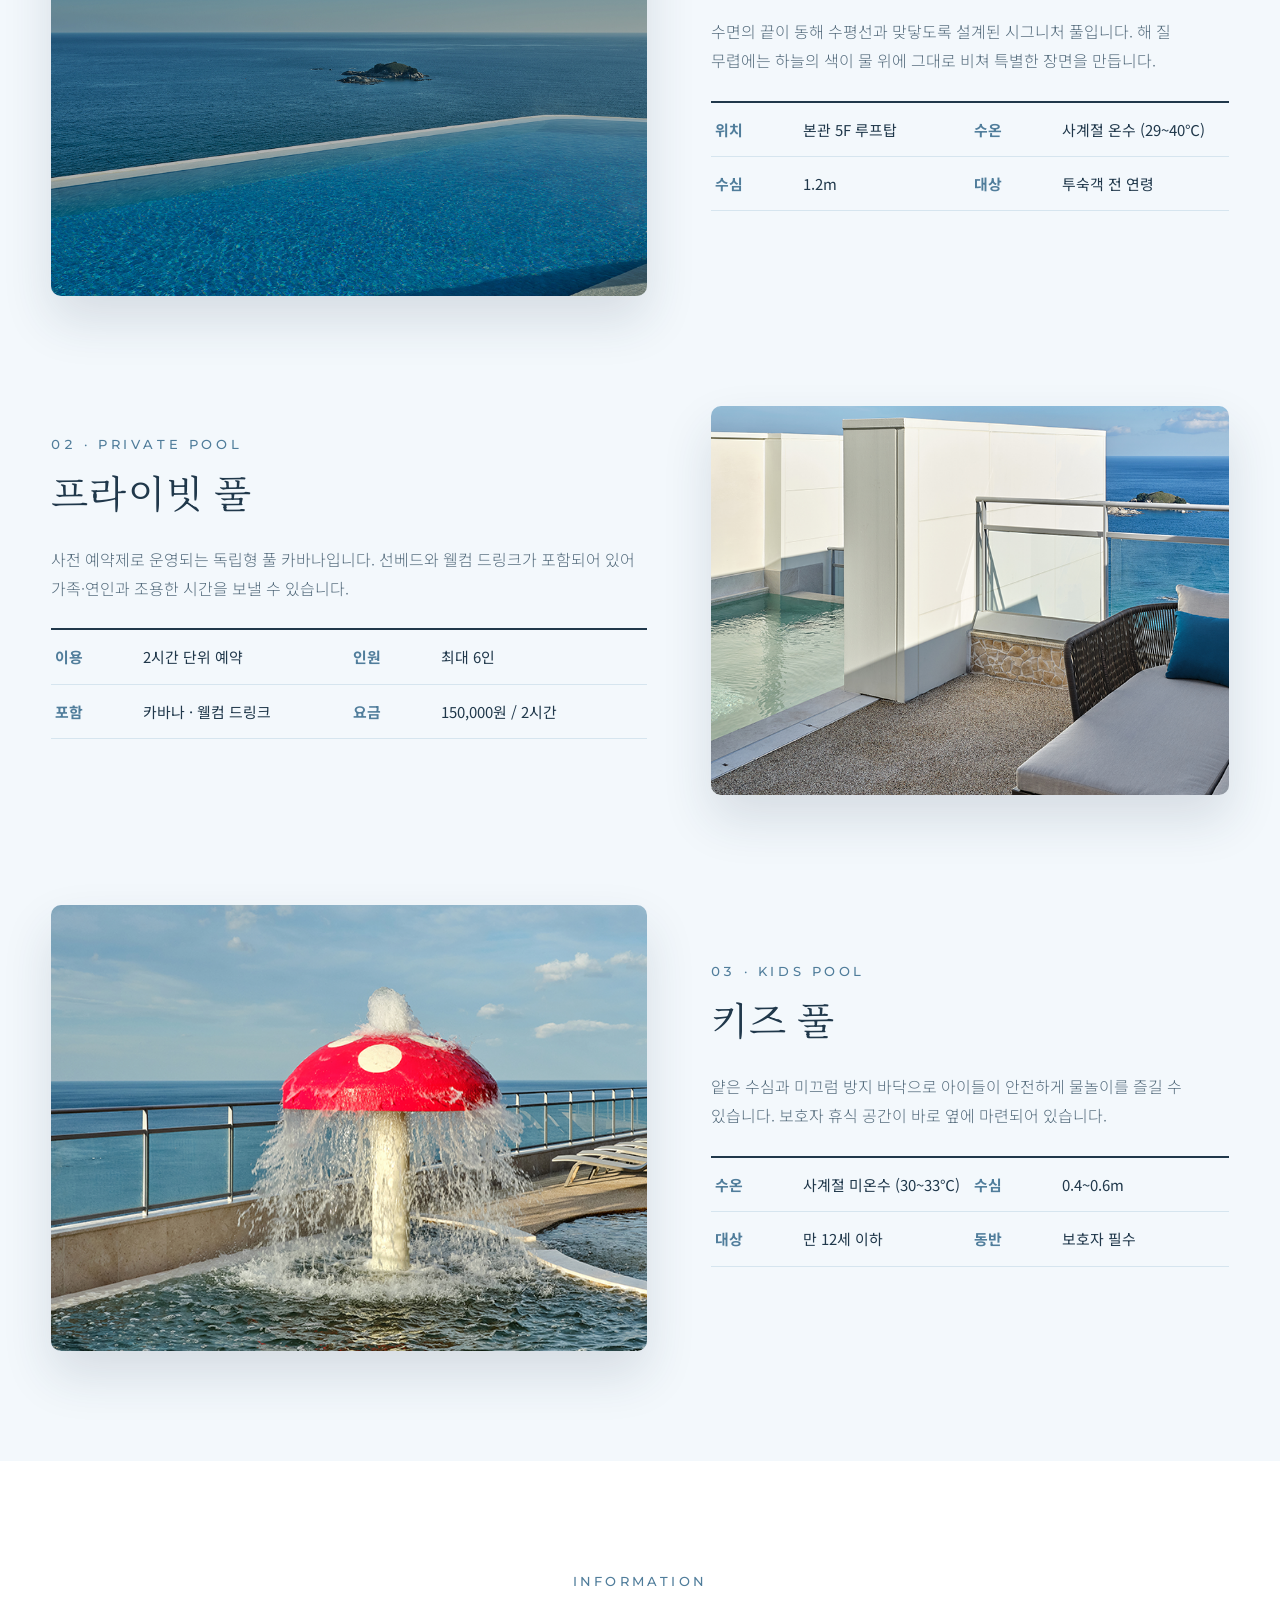
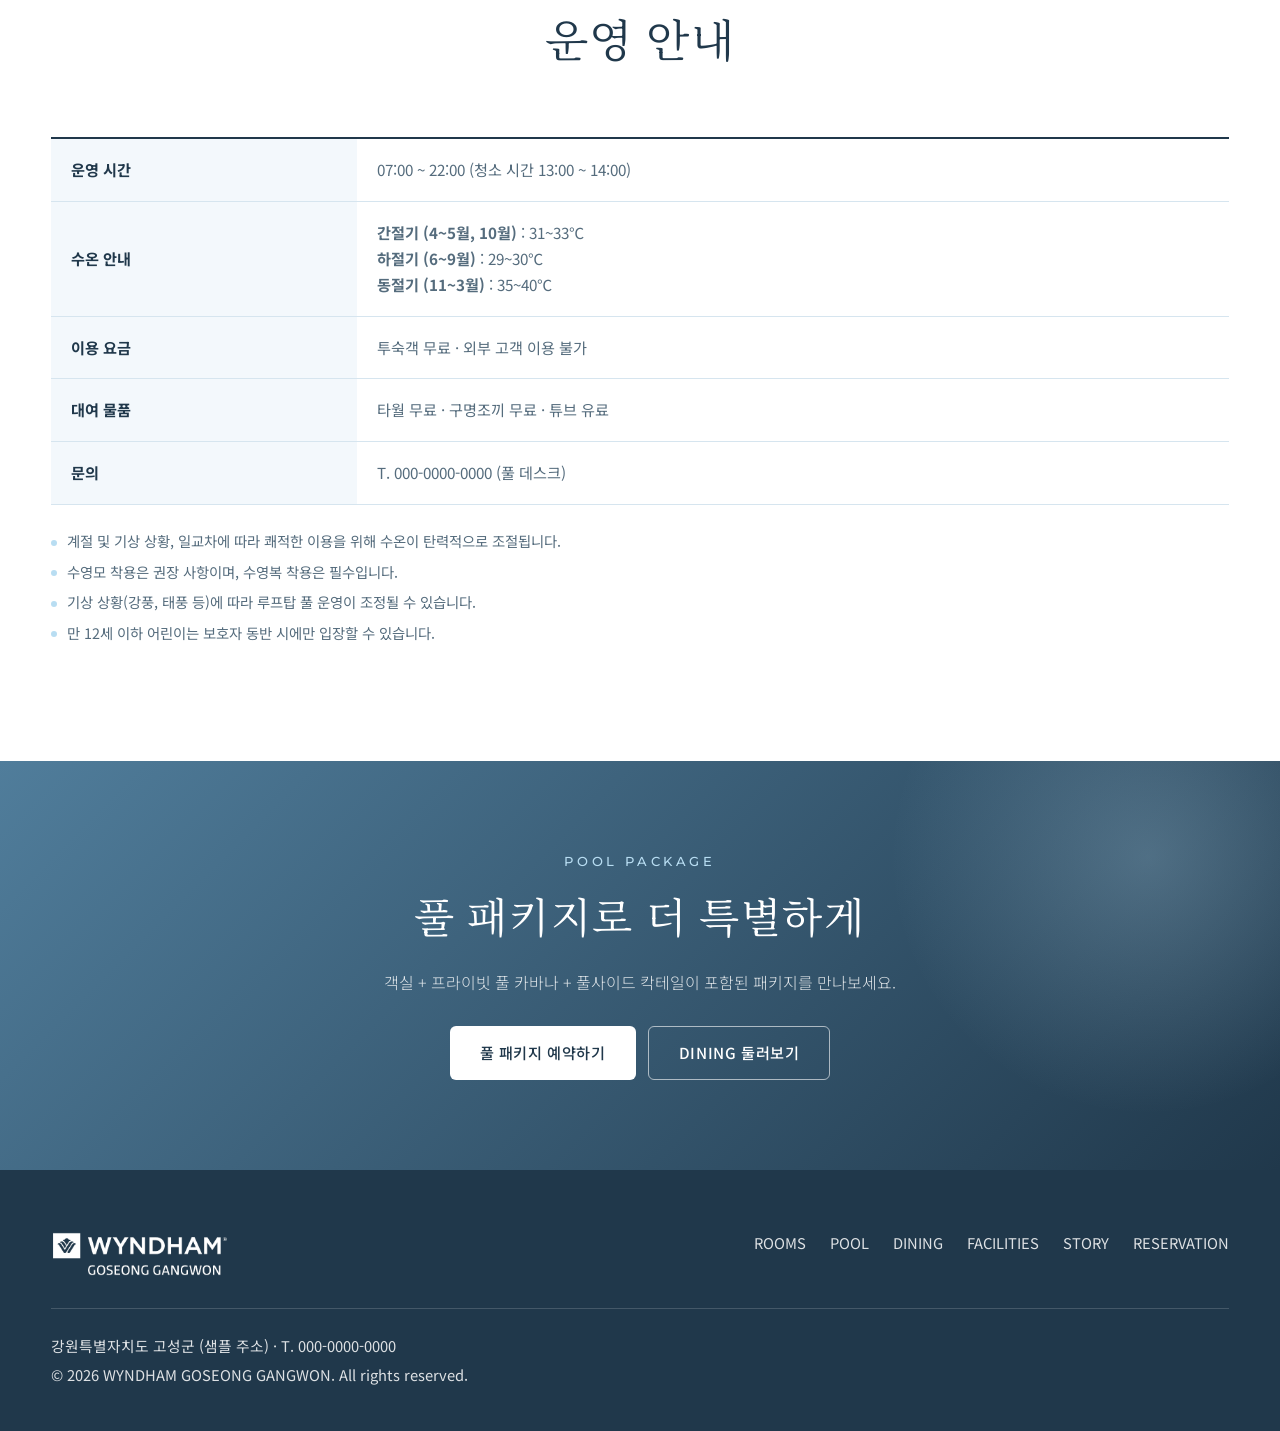
<file: pool.html>
<!DOCTYPE html>
<html lang="ko">
<head>
  <meta charset="UTF-8">
  <meta name="viewport" content="width=device-width, initial-scale=1.0">
  <title>POOL 수영장 안내 | WYNDHAM GOSEONG GANGWON</title>
  <meta name="description" content="동해 수평선과 이어지는 인피니티 풀, 프라이빗 풀, 키즈 풀. 윈덤 강원고성의 수영장 운영 시간과 이용 안내를 확인하세요.">
  <link rel="stylesheet" href="css/common.css">
  <link rel="stylesheet" href="css/main.css">
  <link rel="stylesheet" href="css/sub.css">
</head>
<body>
  <header class="header" id="header">
    <div class="inner">
      <a href="index.html" class="logo" aria-label="WYNDHAM GOSEONG GANGWON 홈">
        <img src="images/logo-white.png" alt="WYNDHAM GOSEONG GANGWON" class="logo-img logo-img--white">
        <img src="images/logo.png" alt="WYNDHAM GOSEONG GANGWON" class="logo-img logo-img--color">
      </a>
      <nav class="gnb" id="gnb" aria-label="주요 메뉴">
        <a href="rooms.html">ROOMS</a>
        <a href="pool.html" aria-current="page">POOL</a>
        <a href="dining.html">DINING</a>
        <a href="facilities.html">FACILITIES</a>
        <a href="story.html">STORY</a>
      </nav>
      <div class="header-actions">
        <a href="reservation.html" class="btn btn-white">예약하기</a>
        <button type="button" class="menu-toggle" id="menuToggle" aria-label="메뉴 열기" aria-expanded="false">
          <span></span><span></span><span></span>
        </button>
      </div>
    </div>
  </header>

  <main>
    <section class="sub-hero">
      <img src="images/ref/img_pool_infinity.png" alt="동해와 이어지는 인피니티 풀" class="sub-hero-bg">
      <div class="inner sub-hero-content">
        <ol class="breadcrumb" aria-label="현재 위치">
          <li><a href="index.html">HOME</a></li>
          <li>POOL</li>
        </ol>
        <span class="eyebrow">SWIMMING POOL</span>
        <h1>INFINITY POOL</h1>
        <p>물 위에 떠 있는 듯한 순간, 하늘과 바다와 내가 하나가 되는 곳.</p>
      </div>
    </section>


    <section class="section">
      <div class="inner">
        <div class="sub-intro reveal">
          <span class="eyebrow">OCEAN INFINITY</span>
          <h2>수평선 끝까지 이어지는<br>세 가지 풀 경험</h2>
          <p>사계절 온수로 운영되는 인피니티 풀부터 가족만을 위한 프라이빗 풀, 아이들이 안전하게 즐기는 키즈 풀까지 준비했습니다.</p>
        </div>
      </div>
    </section>

    <section class="section soft">
      <div class="inner">
        <div class="detail-row reveal">
          <div class="detail-media">
            <img src="images/ref/img_fac1.jpg" alt="인피니티 풀에서 바라본 동해와 섬">
          </div>
          <div class="detail-text">
            <span class="eyebrow">01 · INFINITY POOL</span>
            <h3>인피니티 풀</h3>
            <p>수면의 끝이 동해 수평선과 맞닿도록 설계된 시그니처 풀입니다. 해 질 무렵에는 하늘의 색이 물 위에 그대로 비쳐 특별한 장면을 만듭니다.</p>
            <dl class="spec-list">
              <div><dt>위치</dt><dd>본관 5F 루프탑</dd></div>
              <div><dt>수온</dt><dd>사계절 온수 (29~40℃)</dd></div>
              <div><dt>수심</dt><dd>1.2m</dd></div>
              <div><dt>대상</dt><dd>투숙객 전 연령</dd></div>
            </dl>
          </div>
        </div>

        <div class="detail-row reverse reveal">
          <div class="detail-media">
            <img src="images/ref/img_pool_private.png" alt="프라이빗 풀">
          </div>
          <div class="detail-text">
            <span class="eyebrow">02 · PRIVATE POOL</span>
            <h3>프라이빗 풀</h3>
            <p>사전 예약제로 운영되는 독립형 풀 카바나입니다. 선베드와 웰컴 드링크가 포함되어 있어 가족·연인과 조용한 시간을 보낼 수 있습니다.</p>
            <dl class="spec-list">
              <div><dt>이용</dt><dd>2시간 단위 예약</dd></div>
              <div><dt>인원</dt><dd>최대 6인</dd></div>
              <div><dt>포함</dt><dd>카바나 · 웰컴 드링크</dd></div>
              <div><dt>요금</dt><dd>150,000원 / 2시간</dd></div>
            </dl>
          </div>
        </div>

        <div class="detail-row reveal">
          <div class="detail-media">
            <img src="images/ref/img_pool_kids.png" alt="키즈 풀">
          </div>
          <div class="detail-text">
            <span class="eyebrow">03 · KIDS POOL</span>
            <h3>키즈 풀</h3>
            <p>얕은 수심과 미끄럼 방지 바닥으로 아이들이 안전하게 물놀이를 즐길 수 있습니다. 보호자 휴식 공간이 바로 옆에 마련되어 있습니다.</p>
            <dl class="spec-list">
              <div><dt>수온</dt><dd>사계절 미온수 (30~33℃)</dd></div>
              <div><dt>수심</dt><dd>0.4~0.6m</dd></div>
              <div><dt>대상</dt><dd>만 12세 이하</dd></div>
              <div><dt>동반</dt><dd>보호자 필수</dd></div>
            </dl>
          </div>
        </div>
      </div>
    </section>

    <section class="section">
      <div class="inner reveal">
        <div class="section-title">
          <span class="eyebrow">INFORMATION</span>
          <h2>운영 안내</h2>
        </div>
        <table class="info-table">
          <tbody>
            <tr><th scope="row">운영 시간</th><td>07:00 ~ 22:00 (청소 시간 13:00 ~ 14:00)</td></tr>
            <tr>
              <th scope="row">수온 안내</th>
              <td>
                <strong>간절기 (4~5월, 10월)</strong> : 31~33℃<br>
                <strong>하절기 (6~9월)</strong> : 29~30℃<br>
                <strong>동절기 (11~3월)</strong> : 35~40℃
              </td>
            </tr>
            <tr><th scope="row">이용 요금</th><td>투숙객 무료 · 외부 고객 이용 불가</td></tr>
            <tr><th scope="row">대여 물품</th><td>타월 무료 · 구명조끼 무료 · 튜브 유료</td></tr>
            <tr><th scope="row">문의</th><td>T. 000-0000-0000 (풀 데스크)</td></tr>
          </tbody>
        </table>
        <ul class="notice-list">
          <li>계절 및 기상 상황, 일교차에 따라 쾌적한 이용을 위해 수온이 탄력적으로 조절됩니다.</li>
          <li>수영모 착용은 권장 사항이며, 수영복 착용은 필수입니다.</li>
          <li>기상 상황(강풍, 태풍 등)에 따라 루프탑 풀 운영이 조정될 수 있습니다.</li>
          <li>만 12세 이하 어린이는 보호자 동반 시에만 입장할 수 있습니다.</li>
        </ul>
      </div>
    </section>

    <section class="cta-band">
      <div class="inner">
        <span class="eyebrow">POOL PACKAGE</span>
        <h2>풀 패키지로 더 특별하게</h2>
        <p>객실 + 프라이빗 풀 카바나 + 풀사이드 칵테일이 포함된 패키지를 만나보세요.</p>
        <div class="btn-group">
          <a href="reservation.html" class="btn btn-white">풀 패키지 예약하기</a>
          <a href="dining.html" class="btn btn-ghost">DINING 둘러보기</a>
        </div>
      </div>
    </section>
  </main>

  <footer class="footer">
    <div class="inner">
      <div class="top">
        <a href="index.html" class="logo" aria-label="WYNDHAM GOSEONG GANGWON 홈">
          <img src="images/logo-white.png" alt="WYNDHAM GOSEONG GANGWON" class="logo-img">
        </a>
        <nav class="footer-links" aria-label="푸터 메뉴">
          <a href="rooms.html">ROOMS</a>
          <a href="pool.html">POOL</a>
          <a href="dining.html">DINING</a>
          <a href="facilities.html">FACILITIES</a>
          <a href="story.html">STORY</a>
          <a href="reservation.html">RESERVATION</a>
        </nav>
      </div>
      <div class="info">
        <p>강원특별자치도 고성군 (샘플 주소) · T. 000-0000-0000</p>
        <p>© 2026 WYNDHAM GOSEONG GANGWON. All rights reserved.</p>
      </div>
    </div>
  </footer>

  <script src="js/common.js"></script>
  <script src="js/components/header.js"></script>
  <script src="js/components/reveal.js"></script>
  <script src="js/sub.js"></script>
</body>
</html>
</file>
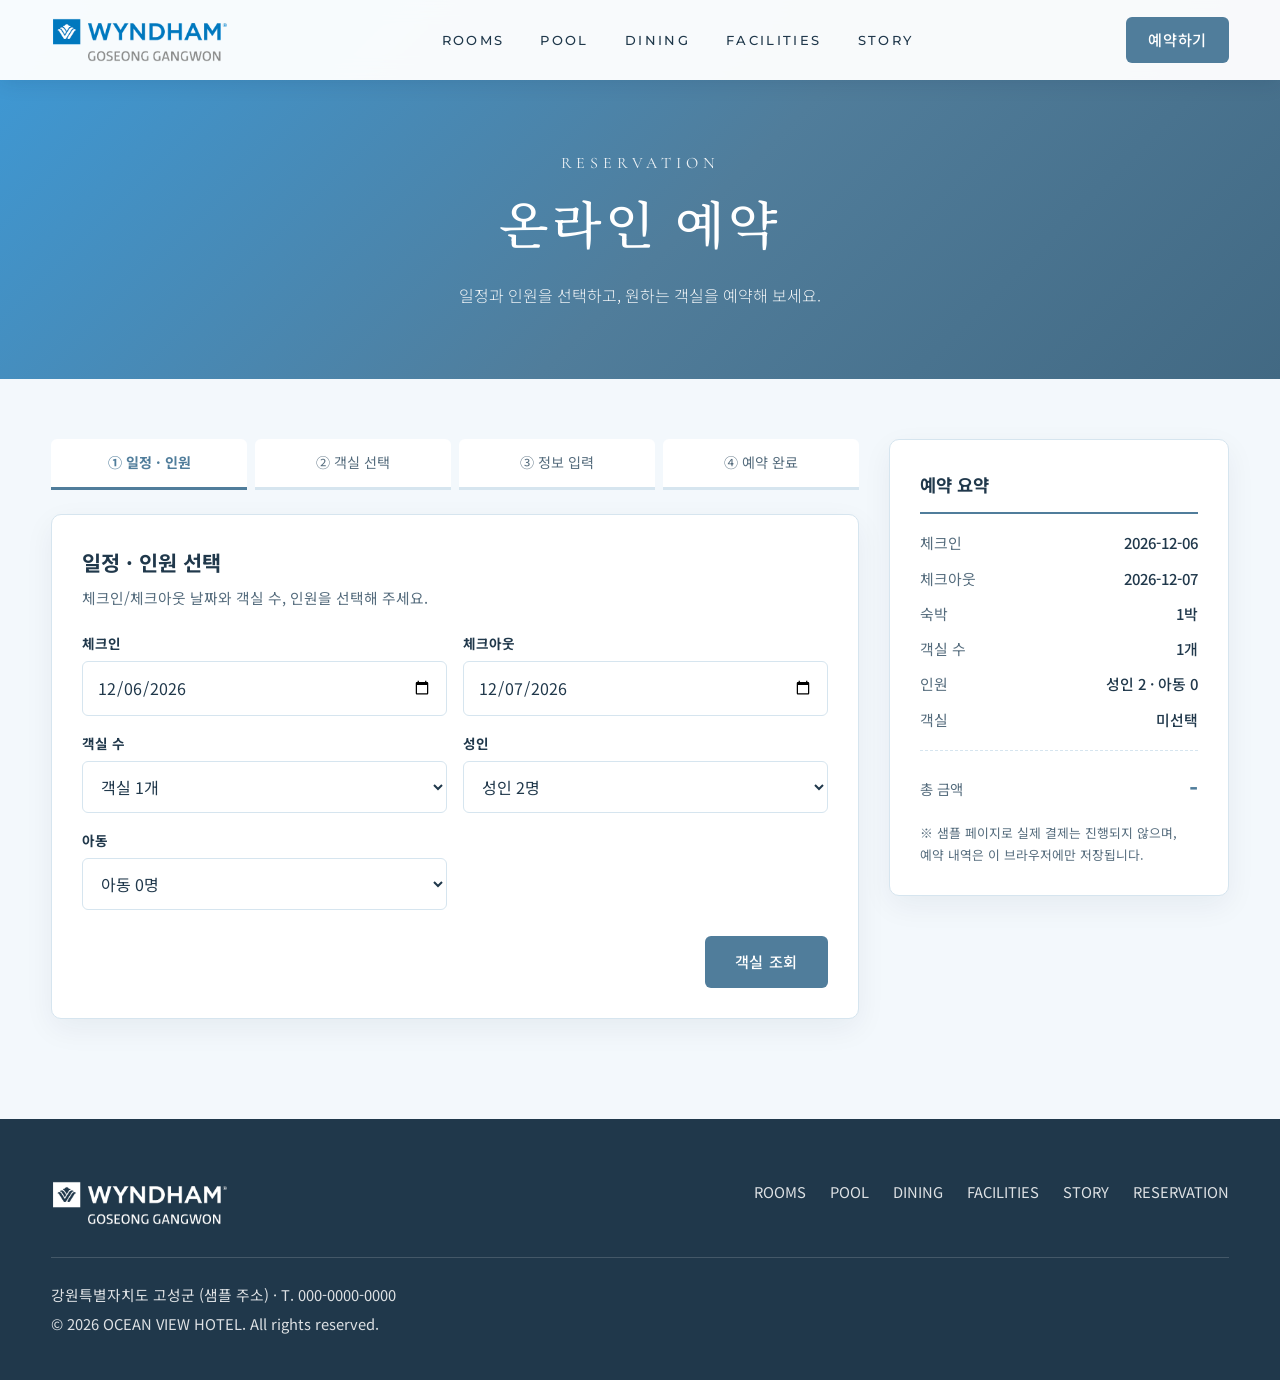
<file: reservation.html>
<!DOCTYPE html>
<html lang="ko">
<head>
  <meta charset="UTF-8">
  <meta name="viewport" content="width=device-width, initial-scale=1.0">
  <title>온라인 예약 | OCEAN VIEW HOTEL</title>
  <meta name="description" content="오션뷰 호텔 온라인 예약 페이지. 일정과 인원을 선택하고 원하는 객실을 간편하게 예약하세요.">
  <link rel="stylesheet" href="css/common.css">
  <link rel="stylesheet" href="css/main.css">
  <link rel="stylesheet" href="css/reservation.css">
</head>
<body>
  <!-- 헤더: 서브페이지는 항상 흰 배경(header--solid) -->
  <header class="header header--solid" id="header">
    <div class="inner">
      <a href="index.html" class="logo" aria-label="WYNDHAM GOSEONG GANGWON 홈">
        <img src="images/logo-white.png" alt="WYNDHAM GOSEONG GANGWON" class="logo-img logo-img--white">
        <img src="images/logo.png" alt="WYNDHAM GOSEONG GANGWON" class="logo-img logo-img--color">
      </a>
      <nav class="gnb" id="gnb" aria-label="주요 메뉴">
        <a href="rooms.html">ROOMS</a>
        <a href="pool.html">POOL</a>
        <a href="dining.html">DINING</a>
        <a href="facilities.html">FACILITIES</a>
        <a href="story.html">STORY</a>
      </nav>
      <div class="header-actions">
        <a href="reservation.html" class="btn btn-white" aria-current="page">예약하기</a>
        <button type="button" class="menu-toggle" id="menuToggle" aria-label="메뉴 열기" aria-expanded="false">
          <span></span><span></span><span></span>
        </button>
      </div>
    </div>
  </header>

  <main>
    <section class="page-banner">
      <div class="inner">
        <span class="eyebrow">RESERVATION</span>
        <h1>온라인 예약</h1>
        <p>일정과 인원을 선택하고, 원하는 객실을 예약해 보세요.</p>
      </div>
    </section>

    <section class="reservation" aria-label="예약 진행">
      <div class="inner reservation-layout">

        <!-- ── 좌측: 단계별 입력 ─────────────────────────────── -->
        <div>
          <ol class="steps" aria-label="예약 단계">
            <li data-step="1">① 일정 · 인원</li>
            <li data-step="2">② 객실 선택</li>
            <li data-step="3">③ 정보 입력</li>
            <li data-step="4">④ 예약 완료</li>
          </ol>

          <!-- STEP 1 : 일정/인원 -->
          <article class="panel" data-step-panel="1">
            <h2>일정 · 인원 선택</h2>
            <p class="lead">체크인/체크아웃 날짜와 객실 수, 인원을 선택해 주세요.</p>
            <div class="selected-room-banner is-hidden" id="selectedRoomBanner">
              <div class="banner-icon">✓</div>
              <div class="banner-text">
                선택된 객실:<strong id="selectedRoomName"></strong>
                <small id="selectedRoomDesc"></small>
              </div>
              <a href="rooms.html" class="change-room-link">객실 변경</a>
            </div>
            <form id="searchForm" novalidate>
              <div class="form-grid">
                <div class="form-group">
                  <label for="rsCheckIn">체크인</label>
                  <input type="date" id="rsCheckIn" required>
                </div>
                <div class="form-group">
                  <label for="rsCheckOut">체크아웃</label>
                  <input type="date" id="rsCheckOut" required>
                </div>
                <div class="form-group">
                  <label for="rsRooms">객실 수</label>
                  <select id="rsRooms">
                    <option value="1">객실 1개</option>
                    <option value="2">객실 2개</option>
                    <option value="3">객실 3개</option>
                    <option value="4">객실 4개</option>
                  </select>
                </div>
                <div class="form-group">
                  <label for="rsAdults">성인</label>
                  <select id="rsAdults">
                    <option value="1">성인 1명</option>
                    <option value="2" selected>성인 2명</option>
                    <option value="3">성인 3명</option>
                    <option value="4">성인 4명</option>
                  </select>
                </div>
                <div class="form-group">
                  <label for="rsChildren">아동</label>
                  <select id="rsChildren">
                    <option value="0" selected>아동 0명</option>
                    <option value="1">아동 1명</option>
                    <option value="2">아동 2명</option>
                    <option value="3">아동 3명</option>
                  </select>
                </div>
              </div>
              <p class="form-error is-hidden" id="searchError" role="alert"></p>
              <div class="actions">
                <button type="submit" class="btn btn-primary" id="btnSearchSubmit">객실 조회</button>
              </div>
            </form>
          </article>

          <!-- STEP 2 : 객실 선택 -->
          <article class="panel is-hidden" data-step-panel="2">
            <h2>객실 선택</h2>
            <p class="lead">선택하신 일정에 예약 가능한 객실입니다.</p>
            <div id="roomList"></div>
            <div class="actions">
              <button type="button" class="btn btn-outline" data-step-back>이전</button>
            </div>
          </article>

          <!-- STEP 3 : 예약자 정보 -->
          <article class="panel is-hidden" data-step-panel="3">
            <h2>예약자 정보</h2>
            <p class="lead">예약 확인을 위해 정확한 정보를 입력해 주세요.</p>
            <form id="guestForm" novalidate>
              <div class="form-grid">
                <div class="form-group">
                  <label for="guestName">예약자명 *</label>
                  <input type="text" id="guestName" autocomplete="name" placeholder="홍길동">
                  <span class="field-error"></span>
                </div>
                <div class="form-group">
                  <label for="guestPhone">휴대폰 *</label>
                  <input type="tel" id="guestPhone" autocomplete="tel" placeholder="010-1234-5678">
                  <span class="field-error"></span>
                </div>
                <div class="form-group full">
                  <label for="guestEmail">이메일 *</label>
                  <input type="email" id="guestEmail" autocomplete="email" placeholder="example@email.com">
                  <span class="field-error"></span>
                </div>
                <div class="form-group full">
                  <label for="guestRequest">요청사항</label>
                  <textarea id="guestRequest" rows="3" placeholder="높은 층 / 금연실 등 요청사항을 입력해 주세요."></textarea>
                </div>
              </div>
              <label class="agree"><input type="checkbox" id="agree"> 개인정보 수집 및 이용에 동의합니다. (필수)</label>
              <span class="field-error" id="agreeError"></span>
              <div class="actions">
                <button type="button" class="btn btn-outline" data-step-back>이전</button>
                <button type="submit" class="btn btn-primary">예약 확정</button>
              </div>
            </form>
          </article>

          <!-- STEP 4 : 완료 -->
          <article class="panel is-hidden" data-step-panel="4">
            <div class="done-box">
              <div class="check" aria-hidden="true">✓</div>
              <h2>예약이 완료되었습니다</h2>
              <span class="code" id="doneCode"></span>
              <table class="done-table"><tbody id="doneTable"></tbody></table>
              <a href="index.html" class="btn btn-primary">메인으로 돌아가기</a>
            </div>
          </article>
        </div>

        <!-- ── 우측: 예약 요약 ───────────────────────────────── -->
        <aside class="panel summary" aria-label="예약 요약">
          <h2>예약 요약</h2>
          <dl>
            <dt>체크인</dt><dd id="sumCheckIn">-</dd>
            <dt>체크아웃</dt><dd id="sumCheckOut">-</dd>
            <dt>숙박</dt><dd id="sumNights">-</dd>
            <dt>객실 수</dt><dd id="sumRooms">-</dd>
            <dt>인원</dt><dd id="sumGuests">-</dd>
            <dt>객실</dt><dd id="sumRoom">미선택</dd>
          </dl>
          <div class="total-row"><span>총 금액</span><strong id="sumTotal">-</strong></div>
          <p class="note">※ 샘플 페이지로 실제 결제는 진행되지 않으며, 예약 내역은 이 브라우저에만 저장됩니다.</p>
        </aside>
      </div>
    </section>
  </main>

  <footer class="footer">
    <div class="inner">
      <div class="top">
        <a href="index.html" class="logo" aria-label="WYNDHAM GOSEONG GANGWON 홈">
          <img src="images/logo-white.png" alt="WYNDHAM GOSEONG GANGWON" class="logo-img">
        </a>
        <nav class="footer-links" aria-label="푸터 메뉴">
          <a href="rooms.html">ROOMS</a>
          <a href="pool.html">POOL</a>
          <a href="dining.html">DINING</a>
          <a href="facilities.html">FACILITIES</a>
          <a href="story.html">STORY</a>
          <a href="reservation.html">RESERVATION</a>
        </nav>
      </div>
      <div class="info">
        <p>강원특별자치도 고성군 (샘플 주소) · T. 000-0000-0000</p>
        <p>© 2026 OCEAN VIEW HOTEL. All rights reserved.</p>
      </div>
    </div>
  </footer>

  <script src="js/common.js"></script>
  <script src="js/components/header.js"></script>
  <script src="js/components/reservation-flow.js"></script>
  <script src="js/reservation.js"></script>
</body>
</html>
</file>
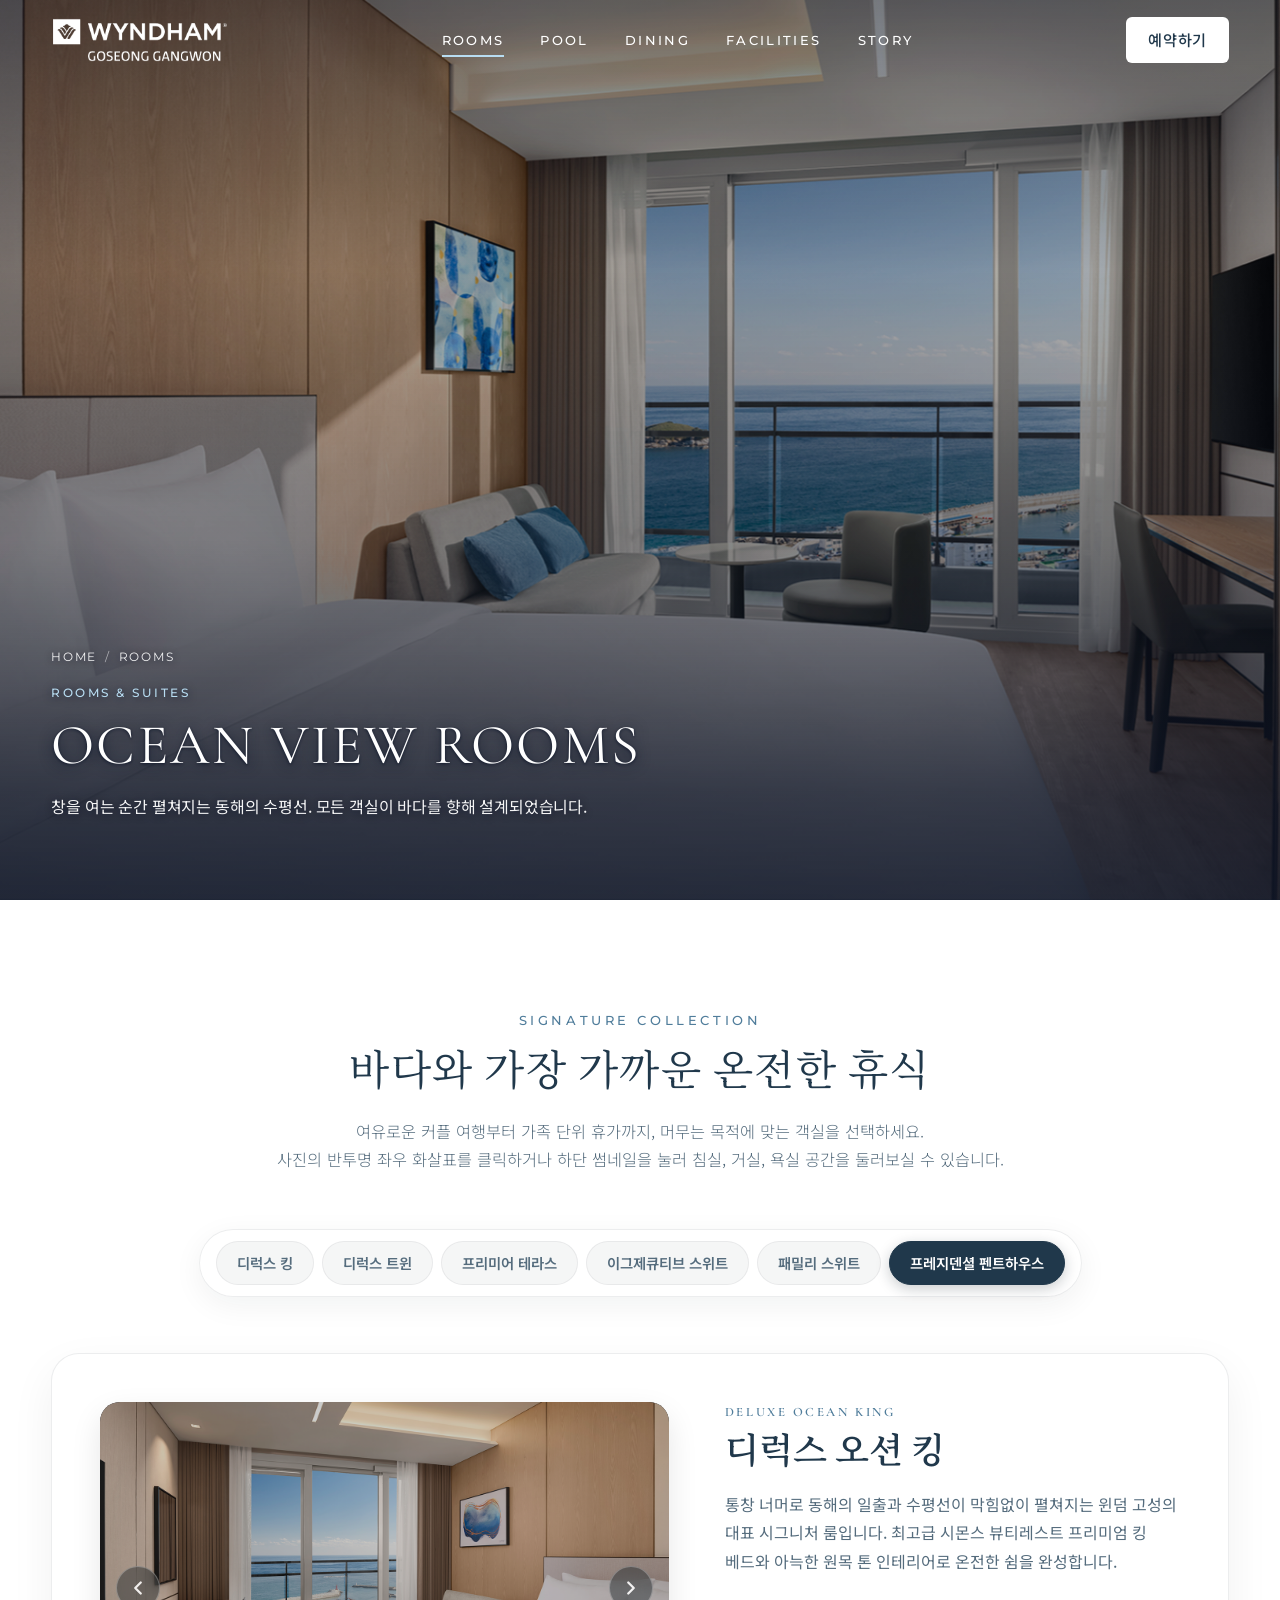
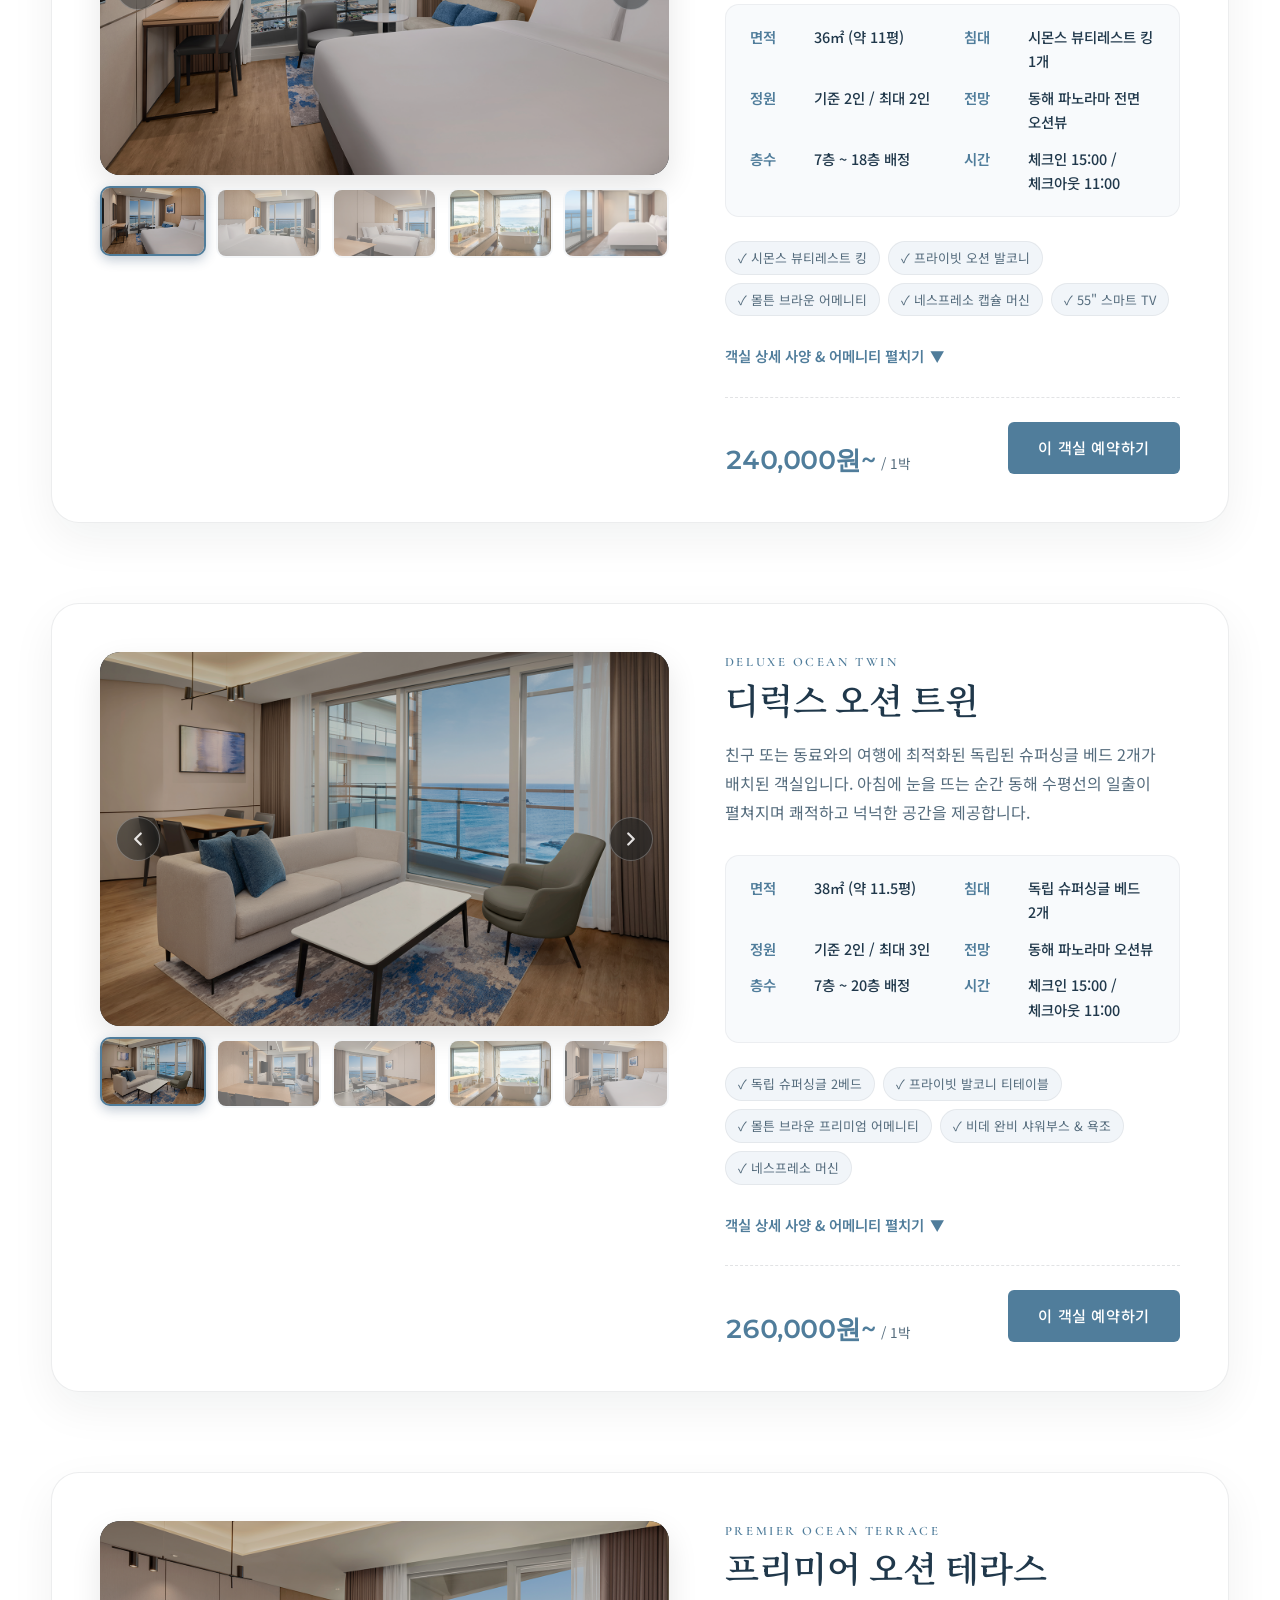
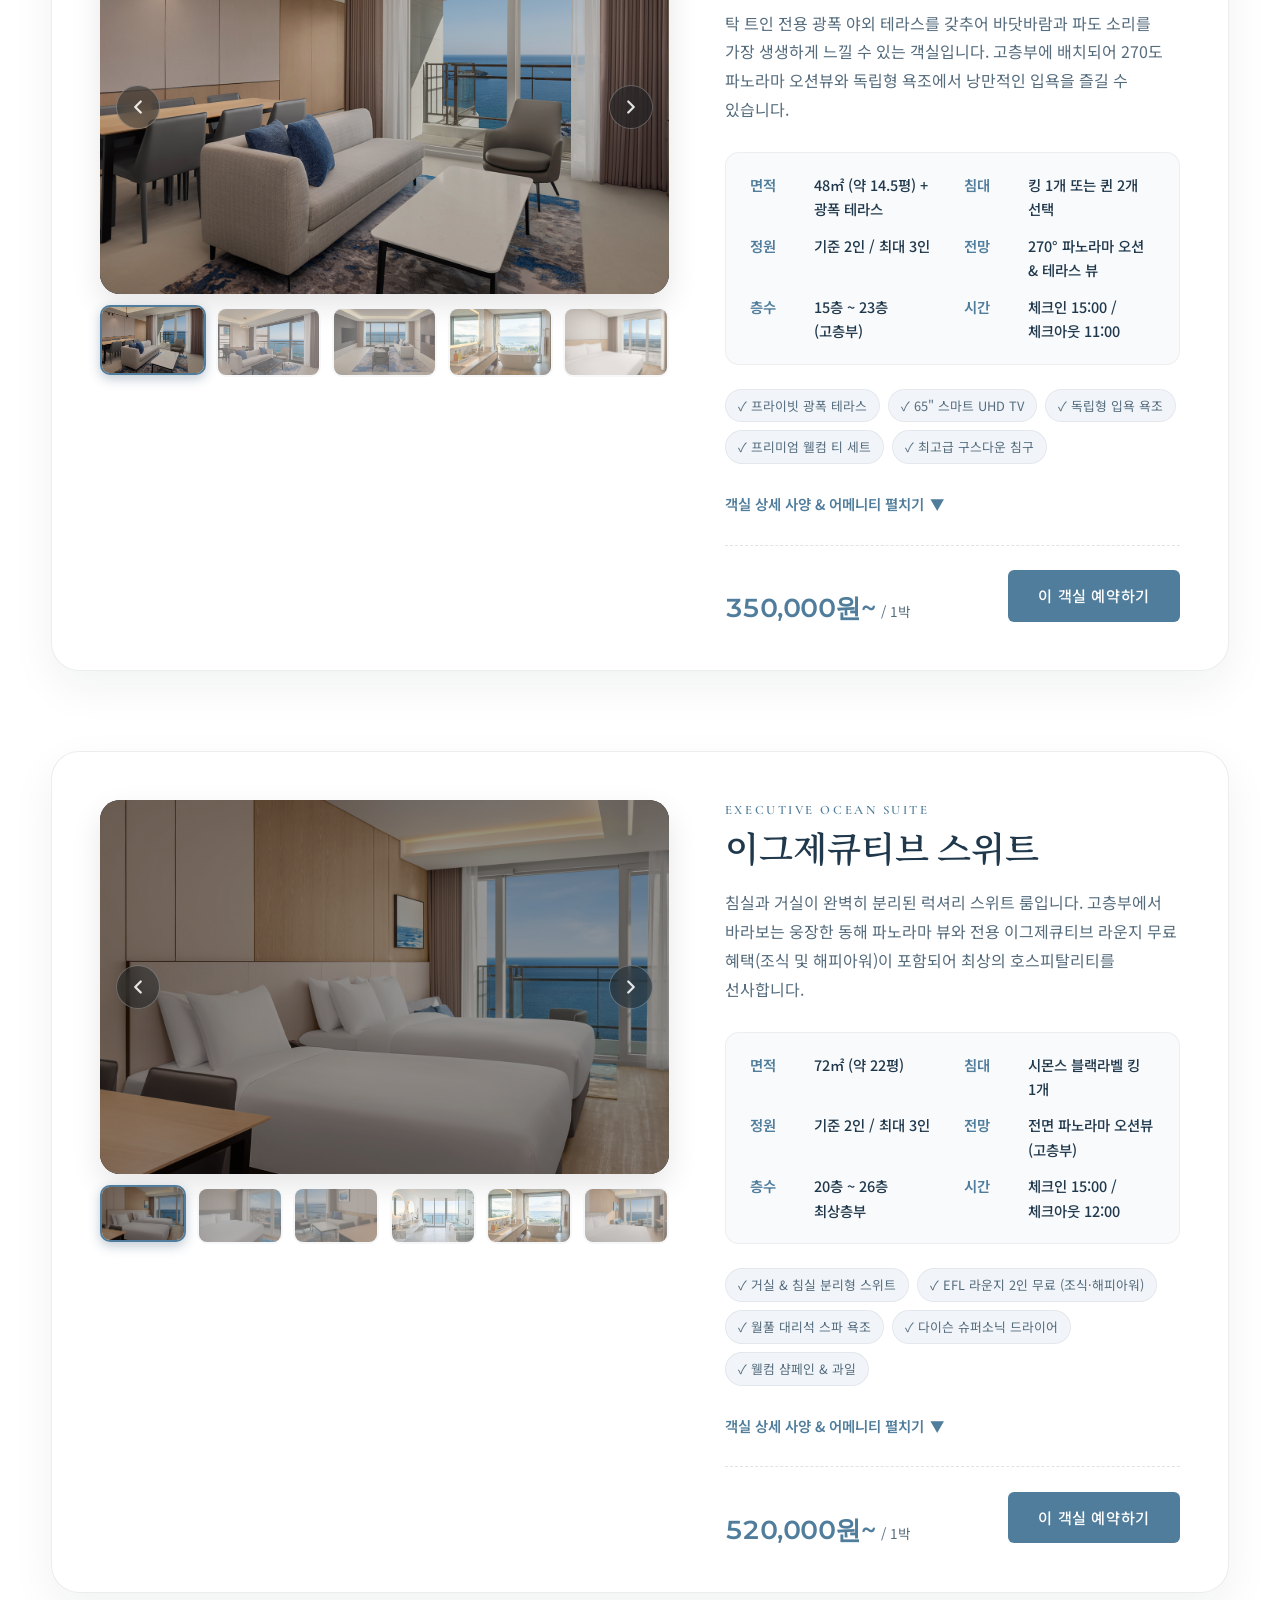
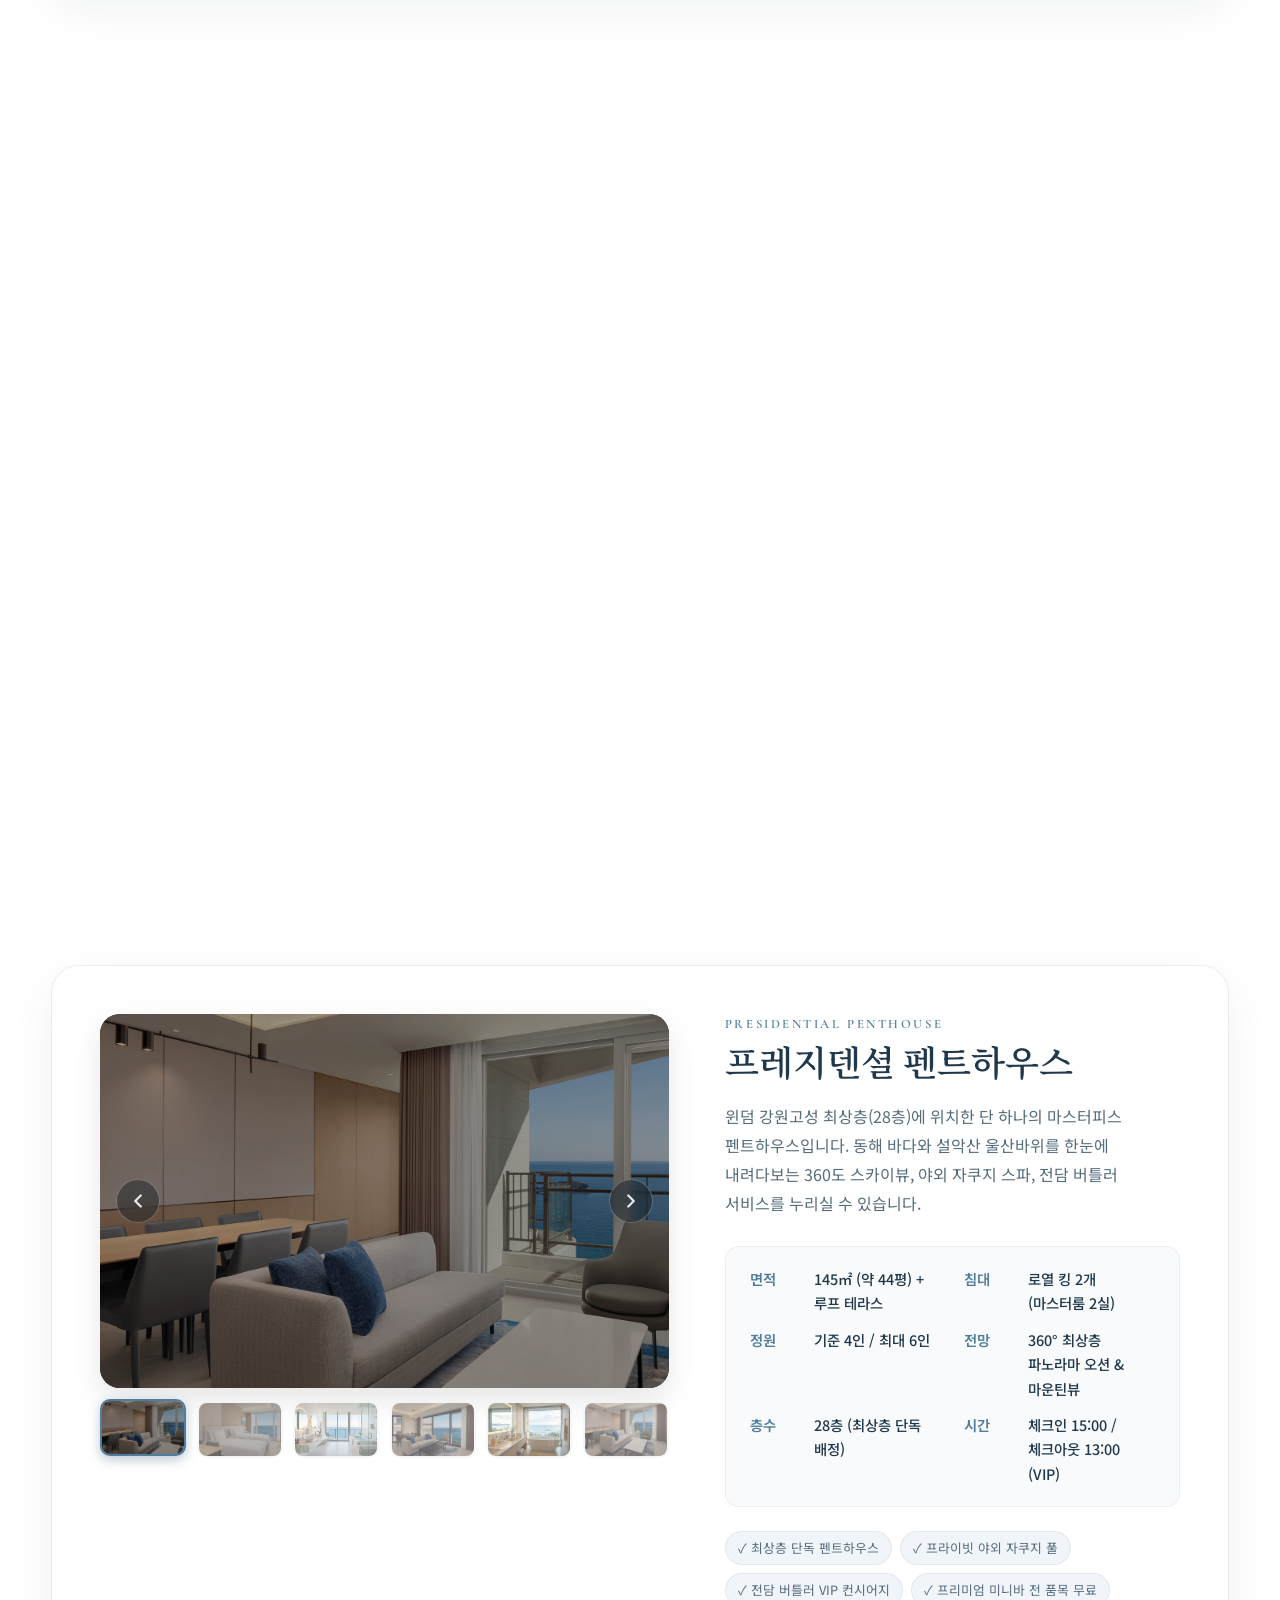
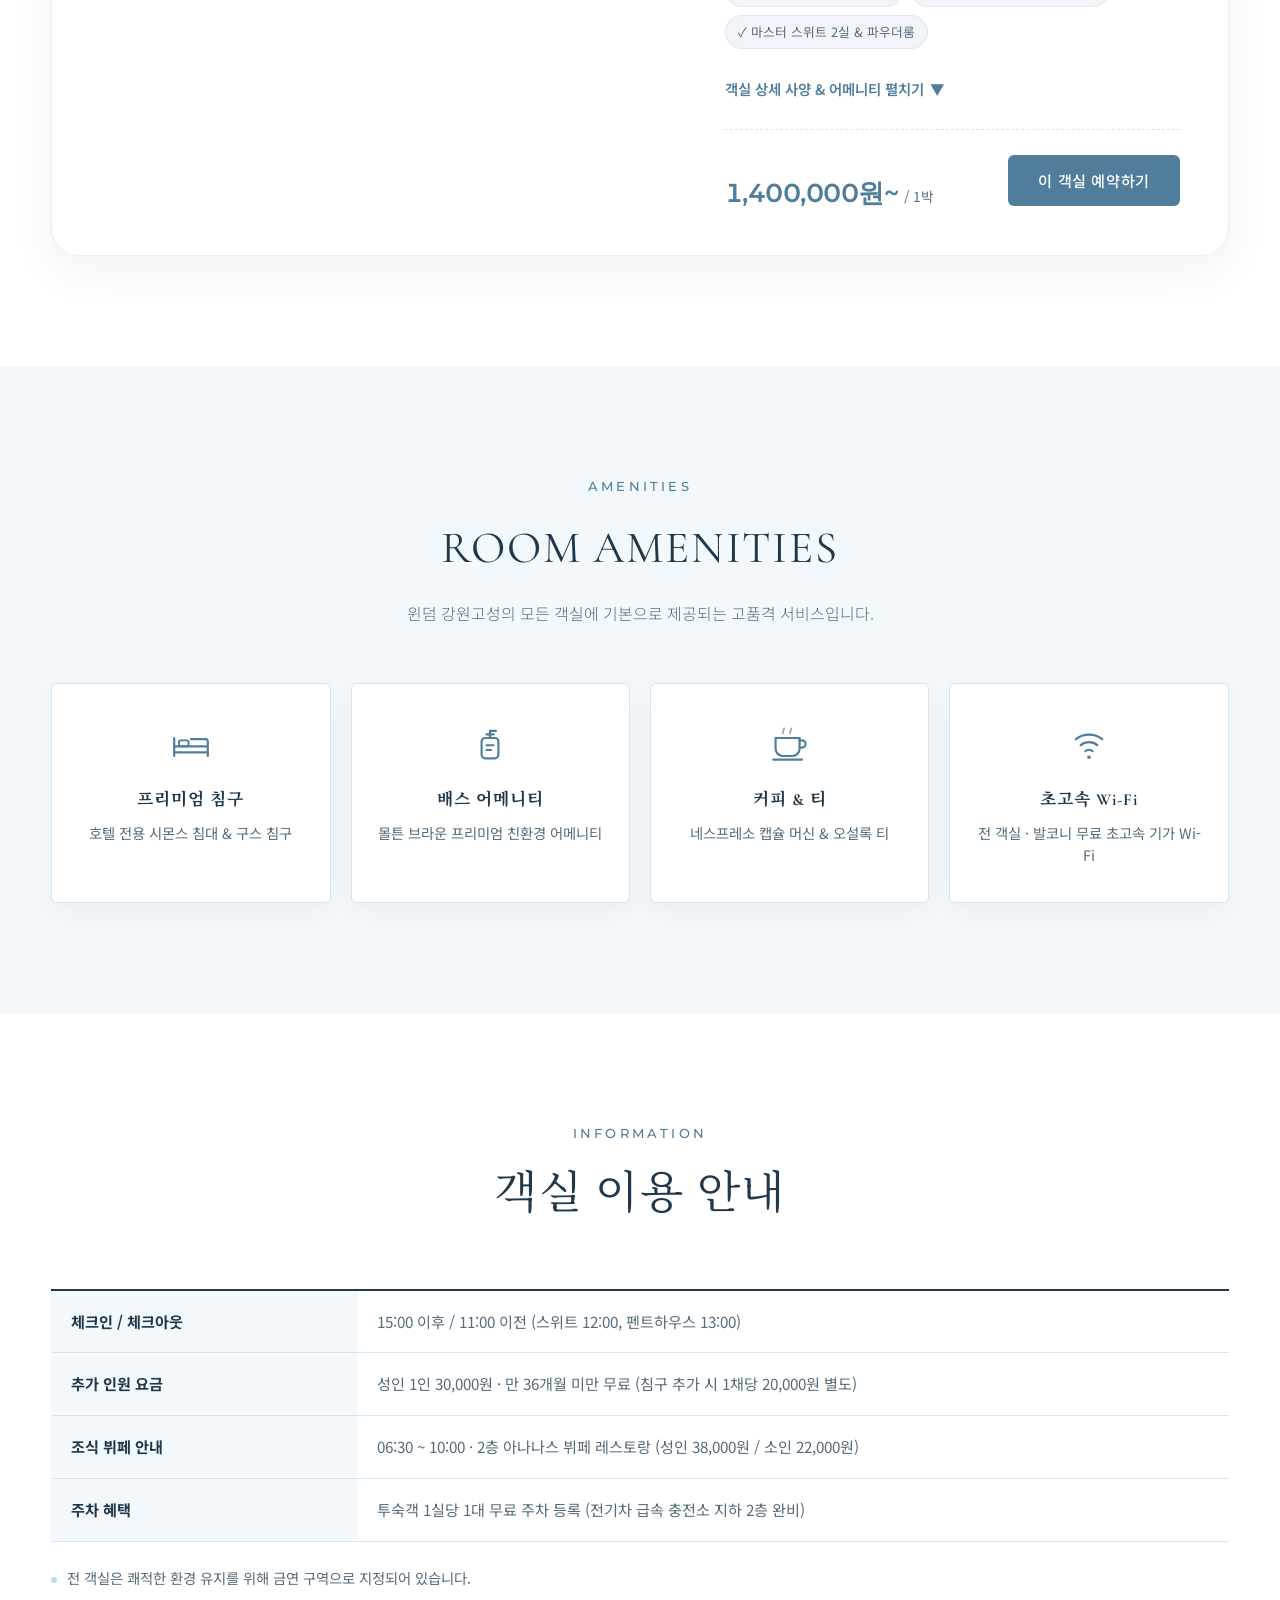
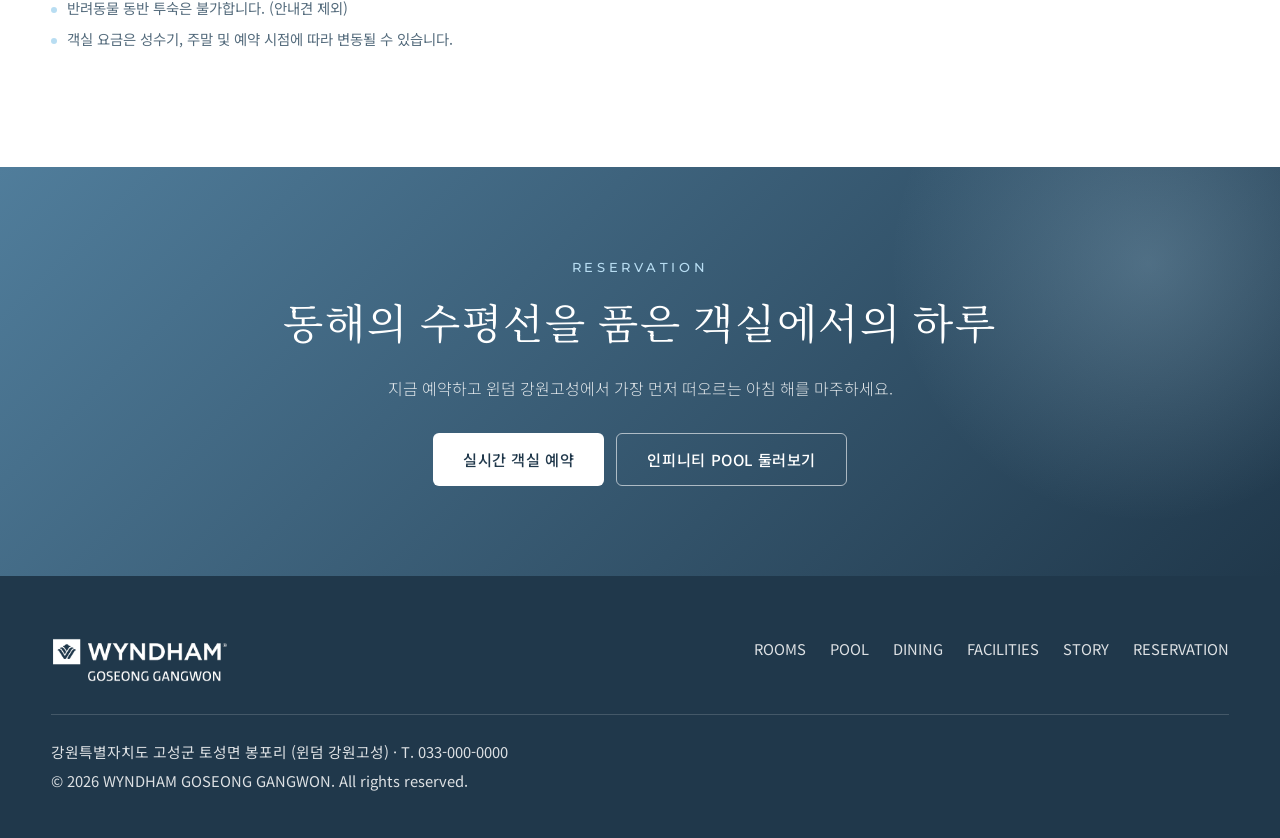
<file: rooms.html>
<!DOCTYPE html>
<html lang="ko">
<head>
  <meta charset="UTF-8">
  <meta name="viewport" content="width=device-width, initial-scale=1.0">
  <title>ROOMS 객실 안내 | WYNDHAM GOSEONG GANGWON</title>
  <meta name="description" content="윈덤 강원고성의 전 객실 오션뷰 쇼룸을 만나보세요. 디럭스, 프리미어, 이그제큐티브 스위트부터 프레지덴셜 펜트하우스까지 동해의 수평선과 함께합니다.">
  <link rel="stylesheet" href="css/common.css">
  <link rel="stylesheet" href="css/main.css">
  <link rel="stylesheet" href="css/sub.css">
  <link rel="stylesheet" href="css/rooms.css">
</head>
<body>
  <header class="header" id="header">
    <div class="inner">
      <a href="index.html" class="logo" aria-label="WYNDHAM GOSEONG GANGWON 홈">
        <img src="images/logo-white.png" alt="WYNDHAM GOSEONG GANGWON" class="logo-img logo-img--white">
        <img src="images/logo.png" alt="WYNDHAM GOSEONG GANGWON" class="logo-img logo-img--color">
      </a>
      <nav class="gnb" id="gnb" aria-label="주요 메뉴">
        <a href="rooms.html" aria-current="page">ROOMS</a>
        <a href="pool.html">POOL</a>
        <a href="dining.html">DINING</a>
        <a href="facilities.html">FACILITIES</a>
        <a href="story.html">STORY</a>
      </nav>
      <div class="header-actions">
        <a href="reservation.html" class="btn btn-white">예약하기</a>
        <button type="button" class="menu-toggle" id="menuToggle" aria-label="메뉴 열기" aria-expanded="false">
          <span></span><span></span><span></span>
        </button>
      </div>
    </div>
  </header>

  <main>
    <!-- 서브 히어로 (다른 서브페이지와 동일하게 100vh 풀스크린으로 한 화면 가득 채움) -->
    <section class="sub-hero">
      <img src="images/rooms/room_top2.png" alt="윈덤 강원고성 오션뷰 객실 전경" class="sub-hero-bg">
      <div class="inner sub-hero-content">
        <ol class="breadcrumb" aria-label="현재 위치">
          <li><a href="index.html">HOME</a></li>
          <li>ROOMS</li>
        </ol>
        <span class="eyebrow">ROOMS &amp; SUITES</span>
        <h1>OCEAN VIEW ROOMS</h1>
        <p>창을 여는 순간 펼쳐지는 동해의 수평선. 모든 객실이 바다를 향해 설계되었습니다.</p>
      </div>
    </section>

    <!-- 객실 상세 쇼룸 섹션 -->
    <section class="section">
      <div class="inner">
        <!-- 1. 시그니쳐 컬렉션 소개 헤더 -->
        <div class="sub-intro is-spaced reveal">
          <span class="eyebrow">SIGNATURE COLLECTION</span>
          <h2>바다와 가장 가까운 온전한 휴식</h2>
          <p>여유로운 커플 여행부터 가족 단위 휴가까지, 머무는 목적에 맞는 객실을 선택하세요.<br>사진의 반투명 좌우 화살표를 클릭하거나 하단 썸네일을 눌러 침실, 거실, 욕실 공간을 둘러보실 수 있습니다.</p>
        </div>

        <!-- 2. 알약 네비게이션: 시그니쳐 컬렉션과 방 구성 사이에 위치 -->
        <nav class="room-quick-nav-wrap" aria-label="객실 타입 빠른 탐색">
          <ul class="room-quick-nav">
            <li><a href="#deluxe-king" class="room-nav-link is-active">디럭스 킹</a></li>
            <li><a href="#deluxe-twin" class="room-nav-link">디럭스 트윈</a></li>
            <li><a href="#premier-terrace" class="room-nav-link">프리미어 테라스</a></li>
            <li><a href="#executive-suite" class="room-nav-link">이그제큐티브 스위트</a></li>
            <li><a href="#family-suite" class="room-nav-link">패밀리 스위트</a></li>
            <li><a href="#presidential-penthouse" class="room-nav-link">프레지덴셜 펜트하우스</a></li>
          </ul>
        </nav>

        <!-- 3. 방 화면 구성 (쇼룸 카드 피드) -->
        <div class="room-showroom-list">

          <!-- 1. 디럭스 오션 킹 -->
          <article class="room-card-box reveal" id="deluxe-king">
            <div class="room-card-layout">
              <!-- 좌측 인터랙티브 갤러리 (좌측 상단 알약 제거, 반투명 좌우 화살표 + 5장 사진) -->
              <div class="room-gallery-col">
                <div class="room-gallery-main">
                  <button type="button" class="room-gallery-arrow prev" aria-label="이전 사진 보기">
                    <svg viewBox="0 0 24 24" fill="none" stroke="currentColor" stroke-width="2.5" stroke-linecap="round" stroke-linejoin="round"><polyline points="15 18 9 12 15 6"></polyline></svg>
                  </button>
                  <button type="button" class="room-gallery-arrow next" aria-label="다음 사진 보기">
                    <svg viewBox="0 0 24 24" fill="none" stroke="currentColor" stroke-width="2.5" stroke-linecap="round" stroke-linejoin="round"><polyline points="9 18 15 12 9 6"></polyline></svg>
                  </button>
                  <img src="images/rooms/room_top1.png" alt="디럭스 오션 킹 침실 전경" loading="lazy">
                </div>
                <div class="room-gallery-thumbs" role="group" aria-label="디럭스 오션 킹 사진 둘러보기">
                  <button type="button" class="room-thumb-btn is-active" data-full="images/rooms/room_top1.png" aria-label="침실 전경">
                    <img src="images/rooms/room_top1.png" alt="침실 전경">
                  </button>
                  <button type="button" class="room-thumb-btn" data-full="images/rooms/room_top2.png" aria-label="발코니 오션뷰">
                    <img src="images/rooms/room_top2.png" alt="발코니 오션뷰">
                  </button>
                  <button type="button" class="room-thumb-btn" data-full="images/rooms/room_top3.png" aria-label="휴식 공간">
                    <img src="images/rooms/room_top3.png" alt="휴식 공간">
                  </button>
                  <button type="button" class="room-thumb-btn" data-full="images/rooms/room_bath1.jpg" aria-label="오션뷰 욕실">
                    <img src="images/rooms/room_bath1.jpg" alt="오션뷰 욕실">
                  </button>
                  <button type="button" class="room-thumb-btn" data-full="images/ref/img_room1.jpg" aria-label="샤워 & 어메니티">
                    <img src="images/ref/img_room1.jpg" alt="샤워 & 어메니티">
                  </button>
                </div>
              </div>

              <!-- 우측 상세 정보 -->
              <div class="room-details-col">
                <span class="eyebrow">DELUXE OCEAN KING</span>
                <h3>디럭스 오션 킹</h3>
                <p class="room-desc">
                  통창 너머로 동해의 일출과 수평선이 막힘없이 펼쳐지는 윈덤 고성의 대표 시그니처 룸입니다. 
                  최고급 시몬스 뷰티레스트 프리미엄 킹 베드와 아늑한 원목 톤 인테리어로 온전한 쉼을 완성합니다.
                </p>

                <div class="room-spec-grid">
                  <div class="room-spec-item"><span class="label">면적</span><span class="val">36㎡ (약 11평)</span></div>
                  <div class="room-spec-item"><span class="label">침대</span><span class="val">시몬스 뷰티레스트 킹 1개</span></div>
                  <div class="room-spec-item"><span class="label">정원</span><span class="val">기준 2인 / 최대 2인</span></div>
                  <div class="room-spec-item"><span class="label">전망</span><span class="val">동해 파노라마 전면 오션뷰</span></div>
                  <div class="room-spec-item"><span class="label">층수</span><span class="val">7층 ~ 18층 배정</span></div>
                  <div class="room-spec-item"><span class="label">시간</span><span class="val">체크인 15:00 / 체크아웃 11:00</span></div>
                </div>

                <div class="room-amenities-wrap">
                  <span class="room-amenity-chip">✓ 시몬스 뷰티레스트 킹</span>
                  <span class="room-amenity-chip">✓ 프라이빗 오션 발코니</span>
                  <span class="room-amenity-chip">✓ 몰튼 브라운 어메니티</span>
                  <span class="room-amenity-chip">✓ 네스프레소 캡슐 머신</span>
                  <span class="room-amenity-chip">✓ 55" 스마트 TV</span>
                </div>

                <!-- 상세 사양 드로어 -->
                <button type="button" class="room-drawer-trigger" data-target="drawer-king" aria-expanded="false">
                  <span class="drawer-label">객실 상세 사양 &amp; 어메니티 펼치기</span>
                  <span class="arrow">▼</span>
                </button>
                <div class="room-drawer-content" id="drawer-king">
                  <div class="room-drawer-section">
                    <strong>객실 구성 &amp; 시설</strong>
                    <p>침실 1, 프라이빗 발코니 1, 바다 조망 독립 욕조, 독립 샤워부스 및 비데 화장실 1, 작업용 데스크 및 라운지 체어</p>
                  </div>
                  <div class="room-drawer-section">
                    <strong>침구 &amp; 편의용품</strong>
                    <p>최고급 구스다운 이불 및 베개 셀렉션, 프리미엄 목욕 가운, 슬리퍼, 개인 금고, 미니 냉장고, 무료 생수 2병, 전기 포트</p>
                  </div>
                  <div class="room-drawer-section">
                    <strong>미디어 &amp; 통신</strong>
                    <p>초고속 무료 기가 Wi-Fi, OTT 스트리밍 지원 스마트 TV, 블루투스 스피커, 멀티 플러그</p>
                  </div>
                </div>

                <div class="room-price-action-bar">
                  <div class="room-price-box">
                    <span class="room-price-label">1박 기준 최저 요금</span>
                    <span class="room-price-value">240,000원~ <small>/ 1박</small></span>
                  </div>
                  <a href="reservation.html?room=deluxe-king" class="btn btn-primary">이 객실 예약하기</a>
                </div>
              </div>
            </div>
          </article>

          <!-- 2. 디럭스 오션 트윈 -->
          <article class="room-card-box reveal" id="deluxe-twin">
            <div class="room-card-layout">
              <div class="room-gallery-col">
                <div class="room-gallery-main">
                  <button type="button" class="room-gallery-arrow prev" aria-label="이전 사진 보기">
                    <svg viewBox="0 0 24 24" fill="none" stroke="currentColor" stroke-width="2.5" stroke-linecap="round" stroke-linejoin="round"><polyline points="15 18 9 12 15 6"></polyline></svg>
                  </button>
                  <button type="button" class="room-gallery-arrow next" aria-label="다음 사진 보기">
                    <svg viewBox="0 0 24 24" fill="none" stroke="currentColor" stroke-width="2.5" stroke-linecap="round" stroke-linejoin="round"><polyline points="9 18 15 12 9 6"></polyline></svg>
                  </button>
                  <img src="images/rooms/room_top4.png" alt="디럭스 오션 트윈 침실 전경" loading="lazy">
                </div>
                <div class="room-gallery-thumbs" role="group" aria-label="디럭스 오션 트윈 사진 둘러보기">
                  <button type="button" class="room-thumb-btn is-active" data-full="images/rooms/room_top4.png" aria-label="트윈 침실 전경">
                    <img src="images/rooms/room_top4.png" alt="트윈 침실 전경">
                  </button>
                  <button type="button" class="room-thumb-btn" data-full="images/rooms/room_top5.png" aria-label="발코니 오션뷰">
                    <img src="images/rooms/room_top5.png" alt="발코니 오션뷰">
                  </button>
                  <button type="button" class="room-thumb-btn" data-full="images/rooms/room_top6.png" aria-label="다이닝 & 소파">
                    <img src="images/rooms/room_top6.png" alt="다이닝 & 소파">
                  </button>
                  <button type="button" class="room-thumb-btn" data-full="images/rooms/room_bath1.jpg" aria-label="바다 조망 욕실">
                    <img src="images/rooms/room_bath1.jpg" alt="바다 조망 욕실">
                  </button>
                  <button type="button" class="room-thumb-btn" data-full="images/rooms/room_top1.png" aria-label="내부 인테리어">
                    <img src="images/rooms/room_top1.png" alt="내부 인테리어">
                  </button>
                </div>
              </div>

              <div class="room-details-col">
                <span class="eyebrow">DELUXE OCEAN TWIN</span>
                <h3>디럭스 오션 트윈</h3>
                <p class="room-desc">
                  친구 또는 동료와의 여행에 최적화된 독립된 슈퍼싱글 베드 2개가 배치된 객실입니다. 
                  아침에 눈을 뜨는 순간 동해 수평선의 일출이 펼쳐지며 쾌적하고 넉넉한 공간을 제공합니다.
                </p>

                <div class="room-spec-grid">
                  <div class="room-spec-item"><span class="label">면적</span><span class="val">38㎡ (약 11.5평)</span></div>
                  <div class="room-spec-item"><span class="label">침대</span><span class="val">독립 슈퍼싱글 베드 2개</span></div>
                  <div class="room-spec-item"><span class="label">정원</span><span class="val">기준 2인 / 최대 3인</span></div>
                  <div class="room-spec-item"><span class="label">전망</span><span class="val">동해 파노라마 오션뷰</span></div>
                  <div class="room-spec-item"><span class="label">층수</span><span class="val">7층 ~ 20층 배정</span></div>
                  <div class="room-spec-item"><span class="label">시간</span><span class="val">체크인 15:00 / 체크아웃 11:00</span></div>
                </div>

                <div class="room-amenities-wrap">
                  <span class="room-amenity-chip">✓ 독립 슈퍼싱글 2베드</span>
                  <span class="room-amenity-chip">✓ 프라이빗 발코니 티테이블</span>
                  <span class="room-amenity-chip">✓ 몰튼 브라운 프리미엄 어메니티</span>
                  <span class="room-amenity-chip">✓ 비데 완비 샤워부스 & 욕조</span>
                  <span class="room-amenity-chip">✓ 네스프레소 머신</span>
                </div>

                <button type="button" class="room-drawer-trigger" data-target="drawer-twin" aria-expanded="false">
                  <span class="drawer-label">객실 상세 사양 &amp; 어메니티 펼치기</span>
                  <span class="arrow">▼</span>
                </button>
                <div class="room-drawer-content" id="drawer-twin">
                  <div class="room-drawer-section">
                    <strong>객실 구성 &amp; 시설</strong>
                    <p>침실 1(슈퍼싱글 2), 오션뷰 발코니 1, 비데 및 레인 샤워부스, 대리석 세면대, 티테이블 및 2인 암체어</p>
                  </div>
                  <div class="room-drawer-section">
                    <strong>침구 &amp; 편의용품</strong>
                    <p>항알러지 구스다운 베딩, 프리미엄 코튼 배스타월, 페이스 타월, 헤어드라이어, 안전 금고, 슬리퍼</p>
                  </div>
                </div>

                <div class="room-price-action-bar">
                  <div class="room-price-box">
                    <span class="room-price-label">1박 기준 최저 요금</span>
                    <span class="room-price-value">260,000원~ <small>/ 1박</small></span>
                  </div>
                  <a href="reservation.html?room=deluxe-twin" class="btn btn-primary">이 객실 예약하기</a>
                </div>
              </div>
            </div>
          </article>

          <!-- 3. 프리미어 오션 테라스 -->
          <article class="room-card-box reveal" id="premier-terrace">
            <div class="room-card-layout">
              <div class="room-gallery-col">
                <div class="room-gallery-main">
                  <button type="button" class="room-gallery-arrow prev" aria-label="이전 사진 보기">
                    <svg viewBox="0 0 24 24" fill="none" stroke="currentColor" stroke-width="2.5" stroke-linecap="round" stroke-linejoin="round"><polyline points="15 18 9 12 15 6"></polyline></svg>
                  </button>
                  <button type="button" class="room-gallery-arrow next" aria-label="다음 사진 보기">
                    <svg viewBox="0 0 24 24" fill="none" stroke="currentColor" stroke-width="2.5" stroke-linecap="round" stroke-linejoin="round"><polyline points="9 18 15 12 9 6"></polyline></svg>
                  </button>
                  <img src="images/rooms/room_top7.png" alt="프리미어 오션 테라스 룸 전경" loading="lazy">
                </div>
                <div class="room-gallery-thumbs" role="group" aria-label="프리미어 오션 테라스 사진 둘러보기">
                  <button type="button" class="room-thumb-btn is-active" data-full="images/rooms/room_top7.png" aria-label="와이드 테라스 룸">
                    <img src="images/rooms/room_top7.png" alt="와이드 테라스 룸">
                  </button>
                  <button type="button" class="room-thumb-btn" data-full="images/rooms/room_top8.png" aria-label="선셋 테라스 라운지">
                    <img src="images/rooms/room_top8.png" alt="선셋 테라스 라운지">
                  </button>
                  <button type="button" class="room-thumb-btn" data-full="images/rooms/room_top9.png" aria-label="릴랙스 휴식 공간">
                    <img src="images/rooms/room_top9.png" alt="릴랙스 휴식 공간">
                  </button>
                  <button type="button" class="room-thumb-btn" data-full="images/rooms/room_bath1.jpg" aria-label="바다 조망 욕조">
                    <img src="images/rooms/room_bath1.jpg" alt="바다 조망 욕조">
                  </button>
                  <button type="button" class="room-thumb-btn" data-full="images/ref/img_room2.jpg" aria-label="럭셔리 베스룸">
                    <img src="images/ref/img_room2.jpg" alt="럭셔리 베스룸">
                  </button>
                </div>
              </div>

              <div class="room-details-col">
                <span class="eyebrow">PREMIER OCEAN TERRACE</span>
                <h3>프리미어 오션 테라스</h3>
                <p class="room-desc">
                  탁 트인 전용 광폭 야외 테라스를 갖추어 바닷바람과 파도 소리를 가장 생생하게 느낄 수 있는 객실입니다. 
                  고층부에 배치되어 270도 파노라마 오션뷰와 독립형 욕조에서 낭만적인 입욕을 즐길 수 있습니다.
                </p>

                <div class="room-spec-grid">
                  <div class="room-spec-item"><span class="label">면적</span><span class="val">48㎡ (약 14.5평) + 광폭 테라스</span></div>
                  <div class="room-spec-item"><span class="label">침대</span><span class="val">킹 1개 또는 퀸 2개 선택</span></div>
                  <div class="room-spec-item"><span class="label">정원</span><span class="val">기준 2인 / 최대 3인</span></div>
                  <div class="room-spec-item"><span class="label">전망</span><span class="val">270° 파노라마 오션 & 테라스 뷰</span></div>
                  <div class="room-spec-item"><span class="label">층수</span><span class="val">15층 ~ 23층 (고층부)</span></div>
                  <div class="room-spec-item"><span class="label">시간</span><span class="val">체크인 15:00 / 체크아웃 11:00</span></div>
                </div>

                <div class="room-amenities-wrap">
                  <span class="room-amenity-chip">✓ 프라이빗 광폭 테라스</span>
                  <span class="room-amenity-chip">✓ 65" 스마트 UHD TV</span>
                  <span class="room-amenity-chip">✓ 독립형 입욕 욕조</span>
                  <span class="room-amenity-chip">✓ 프리미엄 웰컴 티 세트</span>
                  <span class="room-amenity-chip">✓ 최고급 구스다운 침구</span>
                </div>

                <button type="button" class="room-drawer-trigger" data-target="drawer-terrace" aria-expanded="false">
                  <span class="drawer-label">객실 상세 사양 &amp; 어메니티 펼치기</span>
                  <span class="arrow">▼</span>
                </button>
                <div class="room-drawer-content" id="drawer-terrace">
                  <div class="room-drawer-section">
                    <strong>테라스 및 욕실 특화</strong>
                    <p>아웃도어 라운지 체어 2개 및 티테이블 완비 야외 테라스, 바다 조망 독립 욕조, 레인 샤워부스, 비데</p>
                  </div>
                  <div class="room-drawer-section">
                    <strong>프리미엄 혜택</strong>
                    <p>웰컴 티 & 스낵 바구니, 턴다운 서비스(사전 요청 시), 인피니티 풀 우선 입장 혜택</p>
                  </div>
                </div>

                <div class="room-price-action-bar">
                  <div class="room-price-box">
                    <span class="room-price-label">1박 기준 최저 요금</span>
                    <span class="room-price-value">350,000원~ <small>/ 1박</small></span>
                  </div>
                  <a href="reservation.html?room=premier-terrace" class="btn btn-primary">이 객실 예약하기</a>
                </div>
              </div>
            </div>
          </article>

          <!-- 4. 이그제큐티브 스위트 (6장 사진) -->
          <article class="room-card-box reveal" id="executive-suite">
            <div class="room-card-layout">
              <div class="room-gallery-col">
                <div class="room-gallery-main">
                  <button type="button" class="room-gallery-arrow prev" aria-label="이전 사진 보기">
                    <svg viewBox="0 0 24 24" fill="none" stroke="currentColor" stroke-width="2.5" stroke-linecap="round" stroke-linejoin="round"><polyline points="15 18 9 12 15 6"></polyline></svg>
                  </button>
                  <button type="button" class="room-gallery-arrow next" aria-label="다음 사진 보기">
                    <svg viewBox="0 0 24 24" fill="none" stroke="currentColor" stroke-width="2.5" stroke-linecap="round" stroke-linejoin="round"><polyline points="9 18 15 12 9 6"></polyline></svg>
                  </button>
                  <img src="images/rooms/efl_top1.png" alt="이그제큐티브 스위트 거실 전경" loading="lazy">
                </div>
                <div class="room-gallery-thumbs" role="group" aria-label="이그제큐티브 스위트 사진 둘러보기">
                  <button type="button" class="room-thumb-btn is-active" data-full="images/rooms/efl_top1.png" aria-label="스위트 독립 거실">
                    <img src="images/rooms/efl_top1.png" alt="스위트 독립 거실">
                  </button>
                  <button type="button" class="room-thumb-btn" data-full="images/rooms/efl_top2.png" aria-label="마스터 베드룸">
                    <img src="images/rooms/efl_top2.png" alt="마스터 베드룸">
                  </button>
                  <button type="button" class="room-thumb-btn" data-full="images/rooms/efl_top3.png" aria-label="파노라마 다이닝">
                    <img src="images/rooms/efl_top3.png" alt="파노라마 다이닝">
                  </button>
                  <button type="button" class="room-thumb-btn" data-full="images/rooms/room_bath2.jpg" aria-label="스파 욕실 & 더블 세면대">
                    <img src="images/rooms/room_bath2.jpg" alt="스파 욕실 & 더블 세면대">
                  </button>
                  <button type="button" class="room-thumb-btn" data-full="images/rooms/room_bath1.jpg" aria-label="바다 조망 입욕 공간">
                    <img src="images/rooms/room_bath1.jpg" alt="바다 조망 입욕 공간">
                  </button>
                  <button type="button" class="room-thumb-btn" data-full="images/rooms/room_top2.png" aria-label="발코니 오션뷰">
                    <img src="images/rooms/room_top2.png" alt="발코니 오션뷰">
                  </button>
                </div>
              </div>

              <div class="room-details-col">
                <span class="eyebrow">EXECUTIVE OCEAN SUITE</span>
                <h3>이그제큐티브 스위트</h3>
                <p class="room-desc">
                  침실과 거실이 완벽히 분리된 럭셔리 스위트 룸입니다. 고층부에서 바라보는 웅장한 동해 파노라마 뷰와 
                  전용 이그제큐티브 라운지 무료 혜택(조식 및 해피아워)이 포함되어 최상의 호스피탈리티를 선사합니다.
                </p>

                <div class="room-spec-grid">
                  <div class="room-spec-item"><span class="label">면적</span><span class="val">72㎡ (약 22평)</span></div>
                  <div class="room-spec-item"><span class="label">침대</span><span class="val">시몬스 블랙라벨 킹 1개</span></div>
                  <div class="room-spec-item"><span class="label">정원</span><span class="val">기준 2인 / 최대 3인</span></div>
                  <div class="room-spec-item"><span class="label">전망</span><span class="val">전면 파노라마 오션뷰 (고층부)</span></div>
                  <div class="room-spec-item"><span class="label">층수</span><span class="val">20층 ~ 26층 최상층부</span></div>
                  <div class="room-spec-item"><span class="label">시간</span><span class="val">체크인 15:00 / 체크아웃 12:00</span></div>
                </div>

                <div class="room-amenities-wrap">
                  <span class="room-amenity-chip">✓ 거실 &amp; 침실 분리형 스위트</span>
                  <span class="room-amenity-chip">✓ EFL 라운지 2인 무료 (조식·해피아워)</span>
                  <span class="room-amenity-chip">✓ 월풀 대리석 스파 욕조</span>
                  <span class="room-amenity-chip">✓ 다이슨 슈퍼소닉 드라이어</span>
                  <span class="room-amenity-chip">✓ 웰컴 샴페인 &amp; 과일</span>
                </div>

                <button type="button" class="room-drawer-trigger" data-target="drawer-suite" aria-expanded="false">
                  <span class="drawer-label">객실 상세 사양 &amp; 어메니티 펼치기</span>
                  <span class="arrow">▼</span>
                </button>
                <div class="room-drawer-content" id="drawer-suite">
                  <div class="room-drawer-section">
                    <strong>스위트 전용 특전</strong>
                    <p>최상층 이그제큐티브 라운지 올데이 스낵 & 애프터눈 티, 이브닝 칵테일 해피아워 2인 무료, 12:00 레이트 체크아웃 보장</p>
                  </div>
                  <div class="room-drawer-section">
                    <strong>욕실 및 설비 사양</strong>
                    <p>고층 오션뷰 월풀 마사지 대리석 욕조, 분리형 레인 샤워부스, 다이슨 슈퍼소닉 헤어스타일러, 네스프레소 버츄오 머신</p>
                  </div>
                </div>

                <div class="room-price-action-bar">
                  <div class="room-price-box">
                    <span class="room-price-label">1박 기준 최저 요금</span>
                    <span class="room-price-value">520,000원~ <small>/ 1박</small></span>
                  </div>
                  <a href="reservation.html?room=executive-suite" class="btn btn-primary">이 객실 예약하기</a>
                </div>
              </div>
            </div>
          </article>

          <!-- 5. 패밀리 오션 스위트 (5장 사진) -->
          <article class="room-card-box reveal" id="family-suite">
            <div class="room-card-layout">
              <div class="room-gallery-col">
                <div class="room-gallery-main">
                  <button type="button" class="room-gallery-arrow prev" aria-label="이전 사진 보기">
                    <svg viewBox="0 0 24 24" fill="none" stroke="currentColor" stroke-width="2.5" stroke-linecap="round" stroke-linejoin="round"><polyline points="15 18 9 12 15 6"></polyline></svg>
                  </button>
                  <button type="button" class="room-gallery-arrow next" aria-label="다음 사진 보기">
                    <svg viewBox="0 0 24 24" fill="none" stroke="currentColor" stroke-width="2.5" stroke-linecap="round" stroke-linejoin="round"><polyline points="9 18 15 12 9 6"></polyline></svg>
                  </button>
                  <img src="images/rooms/room_top10.png" alt="패밀리 오션 스위트 전경" loading="lazy">
                </div>
                <div class="room-gallery-thumbs" role="group" aria-label="패밀리 오션 스위트 사진 둘러보기">
                  <button type="button" class="room-thumb-btn is-active" data-full="images/rooms/room_top10.png" aria-label="패밀리 룸 전경">
                    <img src="images/rooms/room_top10.png" alt="패밀리 룸 전경">
                  </button>
                  <button type="button" class="room-thumb-btn" data-full="images/rooms/room_top3.png" aria-label="가족형 라운지 거실">
                    <img src="images/rooms/room_top3.png" alt="가족형 라운지 거실">
                  </button>
                  <button type="button" class="room-thumb-btn" data-full="images/rooms/efl_top4.png" aria-label="다이닝 테이블">
                    <img src="images/rooms/efl_top4.png" alt="다이닝 테이블">
                  </button>
                  <button type="button" class="room-thumb-btn" data-full="images/rooms/room_bath2.jpg" aria-label="패밀리 마스터 욕실">
                    <img src="images/rooms/room_bath2.jpg" alt="패밀리 마스터 욕실">
                  </button>
                  <button type="button" class="room-thumb-btn" data-full="images/rooms/room_top5.png" aria-label="와이드 테라스">
                    <img src="images/rooms/room_top5.png" alt="와이드 테라스">
                  </button>
                </div>
              </div>

              <div class="room-details-col">
                <span class="eyebrow">FAMILY OCEAN SUITE</span>
                <h3>패밀리 오션 스위트</h3>
                <p class="room-desc">
                  부모님 또는 자녀와 함께하는 가족 여행을 위한 2베드룸 구성의 대형 스위트입니다. 
                  동해의 오션뷰와 설악산 마운틴뷰를 동시에 감상할 수 있는 듀얼 뷰와 6인용 다이닝 공간을 구비했습니다.
                </p>

                <div class="room-spec-grid">
                  <div class="room-spec-item"><span class="label">면적</span><span class="val">85㎡ (약 26평)</span></div>
                  <div class="room-spec-item"><span class="label">침대</span><span class="val">킹 1개 + 슈퍼싱글 2개 (2베드룸)</span></div>
                  <div class="room-spec-item"><span class="label">정원</span><span class="val">기준 4인 / 최대 6인</span></div>
                  <div class="room-spec-item"><span class="label">전망</span><span class="val">동해 오션뷰 & 설악산 듀얼 뷰</span></div>
                  <div class="room-spec-item"><span class="label">층수</span><span class="val">12층 ~ 24층 배정</span></div>
                  <div class="room-spec-item"><span class="label">시간</span><span class="val">체크인 15:00 / 체크아웃 11:00</span></div>
                </div>

                <div class="room-amenities-wrap">
                  <span class="room-amenity-chip">✓ 2베드룸 + 독립 2욕실</span>
                  <span class="room-amenity-chip">✓ 6인용 다이닝 테이블</span>
                  <span class="room-amenity-chip">✓ 키즈 어메니티 무료 제공</span>
                  <span class="room-amenity-chip">✓ 스마트 UHD TV 2대</span>
                  <span class="room-amenity-chip">✓ 패밀리 광폭 발코니</span>
                </div>

                <button type="button" class="room-drawer-trigger" data-target="drawer-family" aria-expanded="false">
                  <span class="drawer-label">객실 상세 사양 &amp; 어메니티 펼치기</span>
                  <span class="arrow">▼</span>
                </button>
                <div class="room-drawer-content" id="drawer-family">
                  <div class="room-drawer-section">
                    <strong>가족 특화 편의 시설</strong>
                    <p>유아 동반 시 아기 침대, 유아용 욕조, 침대 안전가드 무료 대여 (사전 예약), 친환경 키즈 배스 세트</p>
                  </div>
                  <div class="room-drawer-section">
                    <strong>객실 구성</strong>
                    <p>마스터 침실(킹 베드 + 전용 욕실), 서브 침실(슈퍼싱글 2개), 패밀리 거실, 공용 욕실, 와이드 발코니</p>
                  </div>
                </div>

                <div class="room-price-action-bar">
                  <div class="room-price-box">
                    <span class="room-price-label">1박 기준 최저 요금</span>
                    <span class="room-price-value">610,000원~ <small>/ 1박</small></span>
                  </div>
                  <a href="reservation.html?room=family-suite" class="btn btn-primary">이 객실 예약하기</a>
                </div>
              </div>
            </div>
          </article>

          <!-- 6. 프레지덴셜 펜트하우스 (6장 사진) -->
          <article class="room-card-box reveal" id="presidential-penthouse">
            <div class="room-card-layout">
              <div class="room-gallery-col">
                <div class="room-gallery-main">
                  <button type="button" class="room-gallery-arrow prev" aria-label="이전 사진 보기">
                    <svg viewBox="0 0 24 24" fill="none" stroke="currentColor" stroke-width="2.5" stroke-linecap="round" stroke-linejoin="round"><polyline points="15 18 9 12 15 6"></polyline></svg>
                  </button>
                  <button type="button" class="room-gallery-arrow next" aria-label="다음 사진 보기">
                    <svg viewBox="0 0 24 24" fill="none" stroke="currentColor" stroke-width="2.5" stroke-linecap="round" stroke-linejoin="round"><polyline points="9 18 15 12 9 6"></polyline></svg>
                  </button>
                  <img src="images/rooms/efl_top4.png" alt="프레지덴셜 펜트하우스 거실 전경" loading="lazy">
                </div>
                <div class="room-gallery-thumbs" role="group" aria-label="프레지덴셜 펜트하우스 사진 둘러보기">
                  <button type="button" class="room-thumb-btn is-active" data-full="images/rooms/efl_top4.png" aria-label="펜트하우스 거실">
                    <img src="images/rooms/efl_top4.png" alt="펜트하우스 거실">
                  </button>
                  <button type="button" class="room-thumb-btn" data-full="images/rooms/efl_top1.png" aria-label="마스터 로열 침실">
                    <img src="images/rooms/efl_top1.png" alt="마스터 로열 침실">
                  </button>
                  <button type="button" class="room-thumb-btn" data-full="images/rooms/room_bath2.jpg" aria-label="스카이 오션뷰 자쿠지 욕실">
                    <img src="images/rooms/room_bath2.jpg" alt="스카이 오션뷰 자쿠지 욕실">
                  </button>
                  <button type="button" class="room-thumb-btn" data-full="images/rooms/room_top8.png" aria-label="스카이 프라이빗 테라스">
                    <img src="images/rooms/room_top8.png" alt="스카이 프라이빗 테라스">
                  </button>
                  <button type="button" class="room-thumb-btn" data-full="images/rooms/room_bath1.jpg" aria-label="대리석 파우더룸">
                    <img src="images/rooms/room_bath1.jpg" alt="대리석 파우더룸">
                  </button>
                  <button type="button" class="room-thumb-btn" data-full="images/rooms/room_top7.png" aria-label="인피니티 파노라마">
                    <img src="images/rooms/room_top7.png" alt="인피니티 파노라마">
                  </button>
                </div>
              </div>

              <div class="room-details-col">
                <span class="eyebrow">PRESIDENTIAL PENTHOUSE</span>
                <h3>프레지덴셜 펜트하우스</h3>
                <p class="room-desc">
                  윈덤 강원고성 최상층(28층)에 위치한 단 하나의 마스터피스 펜트하우스입니다. 
                  동해 바다와 설악산 울산바위를 한눈에 내려다보는 360도 스카이뷰, 야외 자쿠지 스파, 전담 버틀러 서비스를 누리실 수 있습니다.
                </p>

                <div class="room-spec-grid">
                  <div class="room-spec-item"><span class="label">면적</span><span class="val">145㎡ (약 44평) + 루프 테라스</span></div>
                  <div class="room-spec-item"><span class="label">침대</span><span class="val">로열 킹 2개 (마스터룸 2실)</span></div>
                  <div class="room-spec-item"><span class="label">정원</span><span class="val">기준 4인 / 최대 6인</span></div>
                  <div class="room-spec-item"><span class="label">전망</span><span class="val">360° 최상층 파노라마 오션 & 마운틴뷰</span></div>
                  <div class="room-spec-item"><span class="label">층수</span><span class="val">28층 (최상층 단독 배정)</span></div>
                  <div class="room-spec-item"><span class="label">시간</span><span class="val">체크인 15:00 / 체크아웃 13:00 (VIP)</span></div>
                </div>

                <div class="room-amenities-wrap">
                  <span class="room-amenity-chip">✓ 최상층 단독 펜트하우스</span>
                  <span class="room-amenity-chip">✓ 프라이빗 야외 자쿠지 풀</span>
                  <span class="room-amenity-chip">✓ 전담 버틀러 VIP 컨시어지</span>
                  <span class="room-amenity-chip">✓ 프리미엄 미니바 전 품목 무료</span>
                  <span class="room-amenity-chip">✓ 마스터 스위트 2실 &amp; 파우더룸</span>
                </div>

                <button type="button" class="room-drawer-trigger" data-target="drawer-penthouse" aria-expanded="false">
                  <span class="drawer-label">객실 상세 사양 &amp; 어메니티 펼치기</span>
                  <span class="arrow">▼</span>
                </button>
                <div class="room-drawer-content" id="drawer-penthouse">
                  <div class="room-drawer-section">
                    <strong>로열 VIP 전용 특전</strong>
                    <p>전용 버틀러 서비스, 공항/터미널 의전 픽업 & 샌딩 서비스(사전 예약), 무료 샴페인 & 캐비아 웰컴 패키지, 미니바 무제한 무료</p>
                  </div>
                  <div class="room-drawer-section">
                    <strong>프라이빗 스파 &amp; 시설</strong>
                    <p>루프탑 야외 히노끼 자쿠지 온수 스파, 최고급 뱅앤올룹슨 사운드 시스템, 와인 셀러 완비, 13:00 VIP 레이트 체크아웃</p>
                  </div>
                </div>

                <div class="room-price-action-bar">
                  <div class="room-price-box">
                    <span class="room-price-label">1박 기준 최저 요금</span>
                    <span class="room-price-value">1,400,000원~ <small>/ 1박</small></span>
                  </div>
                  <a href="reservation.html?room=presidential-penthouse" class="btn btn-primary">이 객실 예약하기</a>
                </div>
              </div>
            </div>
          </article>

        </div>
      </div>
    </section>

    <!-- 공통 어메니티 (팀원 daehyun 커밋 SVG 아이콘 유지) -->
    <section class="section soft">
      <div class="inner">
        <div class="section-title reveal">
          <span class="eyebrow">AMENITIES</span>
          <h2>ROOM AMENITIES</h2>
          <p>윈덤 강원고성의 모든 객실에 기본으로 제공되는 고품격 서비스입니다.</p>
        </div>
        <div class="feature-grid">
          <div class="feature-item reveal">
            <div class="icon" aria-hidden="true">
              <svg viewBox="0 0 40 40" fill="none" xmlns="http://www.w3.org/2000/svg">
                <path d="M6 27V15M6 22H34M34 27V18C34 16.9 33.1 16 32 16H20M6 27H34" stroke="currentColor" stroke-width="1.8" stroke-linecap="round" stroke-linejoin="round"/>
                <rect x="10" y="17" width="8" height="5" rx="1.5" stroke="currentColor" stroke-width="1.6"/>
                <path d="M6 27V30M34 27V30" stroke="currentColor" stroke-width="1.8" stroke-linecap="round"/>
              </svg>
            </div>
            <h3>프리미엄 침구</h3>
            <p>호텔 전용 시몬스 침대 &amp; 구스 침구</p>
          </div>
          <div class="feature-item reveal">
            <div class="icon" aria-hidden="true">
              <svg viewBox="0 0 40 40" fill="none" xmlns="http://www.w3.org/2000/svg">
                <rect x="13" y="15" width="14" height="17" rx="3" stroke="currentColor" stroke-width="1.8"/>
                <path d="M20 15V9M20 9H25M17 12H23" stroke="currentColor" stroke-width="1.8" stroke-linecap="round"/>
                <line x1="17" y1="21" x2="23" y2="21" stroke="currentColor" stroke-width="1.6" stroke-linecap="round"/>
                <line x1="17" y1="25" x2="21" y2="25" stroke="currentColor" stroke-width="1.6" stroke-linecap="round"/>
              </svg>
            </div>
            <h3>배스 어메니티</h3>
            <p>몰튼 브라운 프리미엄 친환경 어메니티</p>
          </div>
          <div class="feature-item reveal">
            <div class="icon" aria-hidden="true">
              <svg viewBox="0 0 40 40" fill="none" xmlns="http://www.w3.org/2000/svg">
                <path d="M8 15H28V24C28 27.3 25.3 30 22 30H14C10.7 30 8 27.3 8 24V15Z" stroke="currentColor" stroke-width="1.8"/>
                <path d="M28 17H30C31.7 17 33 18.3 33 20C33 21.7 31.7 23 30 23H28" stroke="currentColor" stroke-width="1.8" stroke-linecap="round"/>
                <line x1="6" y1="33" x2="30" y2="33" stroke="currentColor" stroke-width="1.8" stroke-linecap="round"/>
                <path d="M14 11C14 9.5 15 8.5 15 7M20 11C20 9.5 21 8.5 21 7" stroke="currentColor" stroke-width="1.6" stroke-linecap="round" opacity="0.6"/>
              </svg>
            </div>
            <h3>커피 &amp; 티</h3>
            <p>네스프레소 캡슐 머신 &amp; 오설록 티</p>
          </div>
          <div class="feature-item reveal">
            <div class="icon" aria-hidden="true">
              <svg viewBox="0 0 40 40" fill="none" xmlns="http://www.w3.org/2000/svg">
                <path d="M9 16C15.1 10.9 24.9 10.9 31 16" stroke="currentColor" stroke-width="1.8" stroke-linecap="round"/>
                <path d="M13 21C16.9 17.6 23.1 17.6 27 21" stroke="currentColor" stroke-width="1.8" stroke-linecap="round"/>
                <path d="M17 26C18.7 24.5 21.3 24.5 23 26" stroke="currentColor" stroke-width="1.8" stroke-linecap="round"/>
                <circle cx="20" cy="31" r="1.5" fill="currentColor"/>
              </svg>
            </div>
            <h3>초고속 Wi-Fi</h3>
            <p>전 객실 · 발코니 무료 초고속 기가 Wi-Fi</p>
          </div>
        </div>
      </div>
    </section>

    <!-- 이용 안내 -->
    <section class="section">
      <div class="inner reveal">
        <div class="section-title">
          <span class="eyebrow">INFORMATION</span>
          <h2>객실 이용 안내</h2>
        </div>
        <table class="info-table">
          <tbody>
            <tr><th scope="row">체크인 / 체크아웃</th><td>15:00 이후 / 11:00 이전 (스위트 12:00, 펜트하우스 13:00)</td></tr>
            <tr><th scope="row">추가 인원 요금</th><td>성인 1인 30,000원 · 만 36개월 미만 무료 (침구 추가 시 1채당 20,000원 별도)</td></tr>
            <tr><th scope="row">조식 뷔페 안내</th><td>06:30 ~ 10:00 · 2층 아나나스 뷔페 레스토랑 (성인 38,000원 / 소인 22,000원)</td></tr>
            <tr><th scope="row">주차 혜택</th><td>투숙객 1실당 1대 무료 주차 등록 (전기차 급속 충전소 지하 2층 완비)</td></tr>
          </tbody>
        </table>
        <ul class="notice-list">
          <li>전 객실은 쾌적한 환경 유지를 위해 금연 구역으로 지정되어 있습니다.</li>
          <li>반려동물 동반 투숙은 불가합니다. (안내견 제외)</li>
          <li>객실 요금은 성수기, 주말 및 예약 시점에 따라 변동될 수 있습니다.</li>
        </ul>
      </div>
    </section>

    <!-- 하단 예약 CTA 배너 -->
    <section class="cta-band">
      <div class="inner">
        <span class="eyebrow">RESERVATION</span>
        <h2>동해의 수평선을 품은 객실에서의 하루</h2>
        <p>지금 예약하고 윈덤 강원고성에서 가장 먼저 떠오르는 아침 해를 마주하세요.</p>
        <div class="btn-group">
          <a href="reservation.html" class="btn btn-white">실시간 객실 예약</a>
          <a href="pool.html" class="btn btn-ghost">인피니티 POOL 둘러보기</a>
        </div>
      </div>
    </section>
  </main>

  <footer class="footer">
    <div class="inner">
      <div class="top">
        <a href="index.html" class="logo" aria-label="WYNDHAM GOSEONG GANGWON 홈">
          <img src="images/logo-white.png" alt="WYNDHAM GOSEONG GANGWON" class="logo-img">
        </a>
        <nav class="footer-links" aria-label="푸터 메뉴">
          <a href="rooms.html">ROOMS</a>
          <a href="pool.html">POOL</a>
          <a href="dining.html">DINING</a>
          <a href="facilities.html">FACILITIES</a>
          <a href="story.html">STORY</a>
          <a href="reservation.html">RESERVATION</a>
        </nav>
      </div>
      <div class="info">
        <p>강원특별자치도 고성군 토성면 봉포리 (윈덤 강원고성) · T. 033-000-0000</p>
        <p>© 2026 WYNDHAM GOSEONG GANGWON. All rights reserved.</p>
      </div>
    </div>
  </footer>

  <script src="js/common.js"></script>
  <script src="js/components/header.js"></script>
  <script src="js/components/reveal.js"></script>
  <script src="js/components/room-gallery.js"></script>
  <script src="js/sub.js"></script>
</body>
</html>
</file>
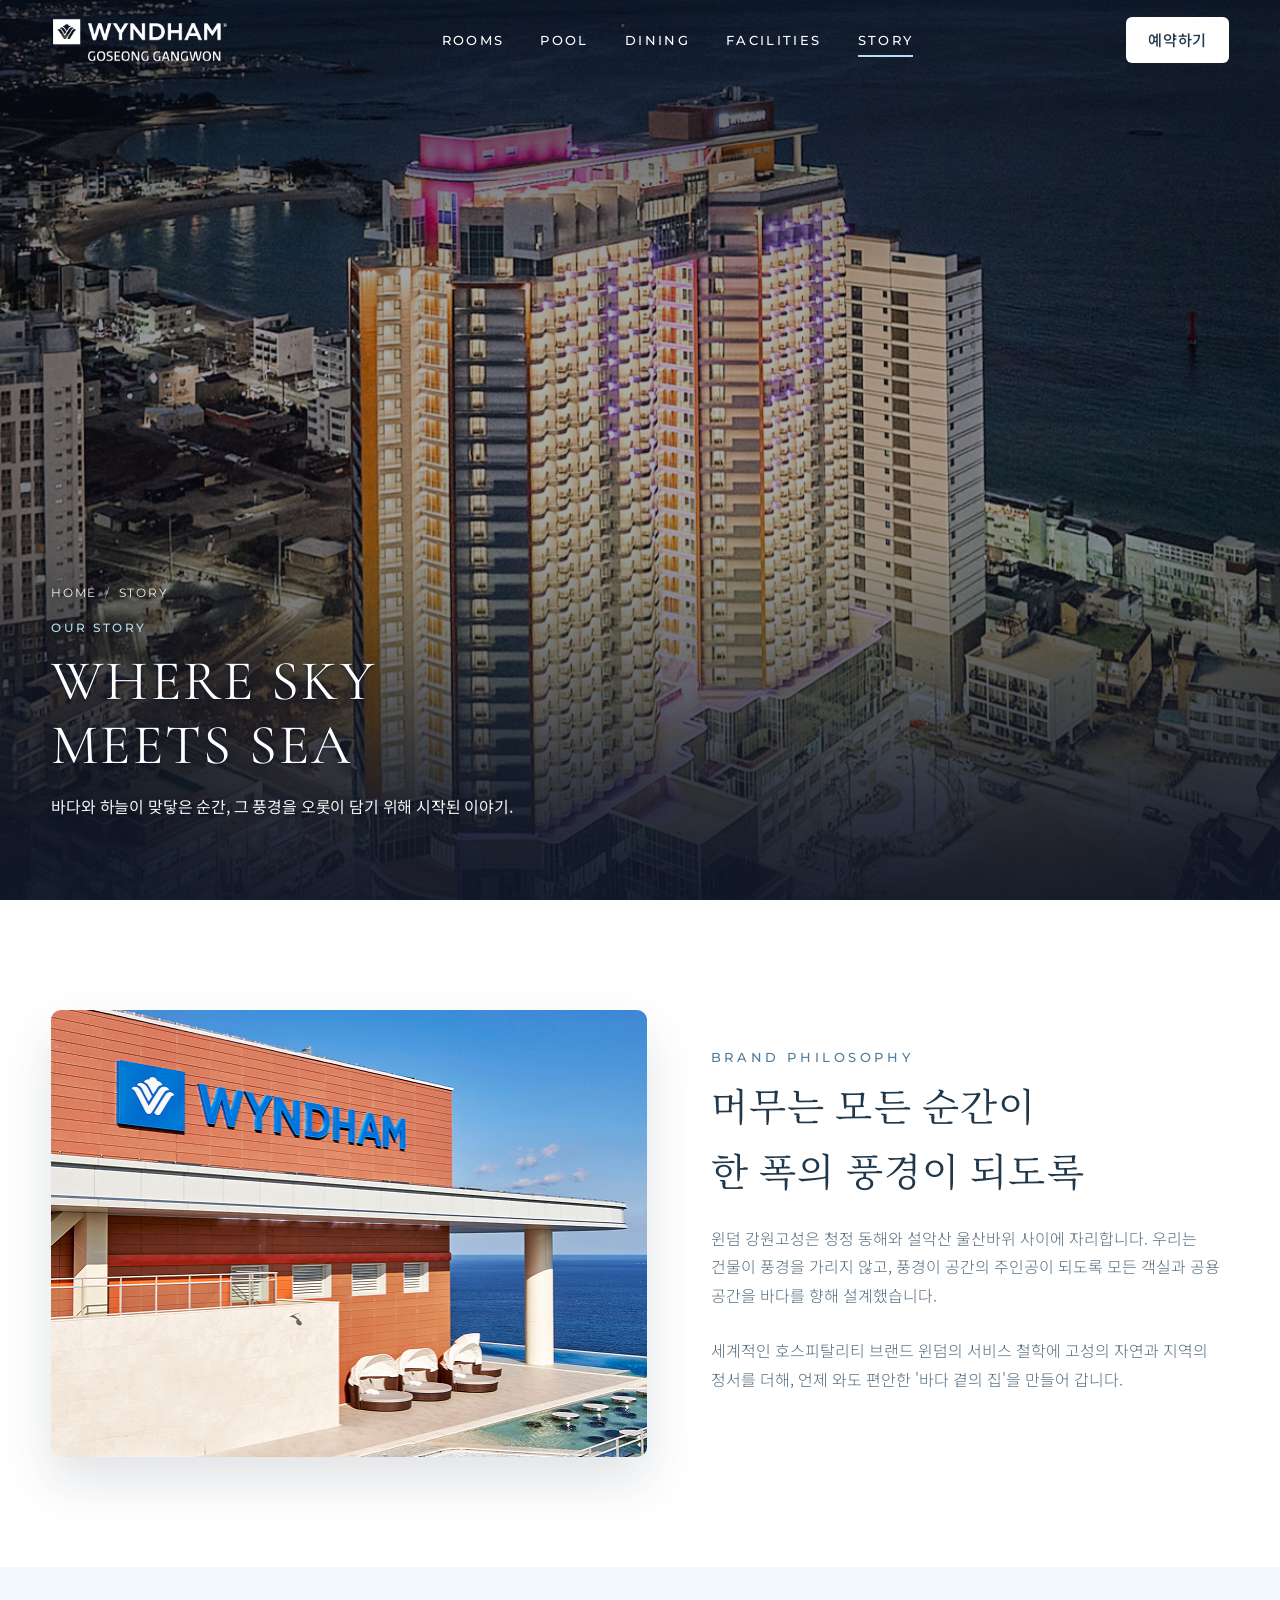
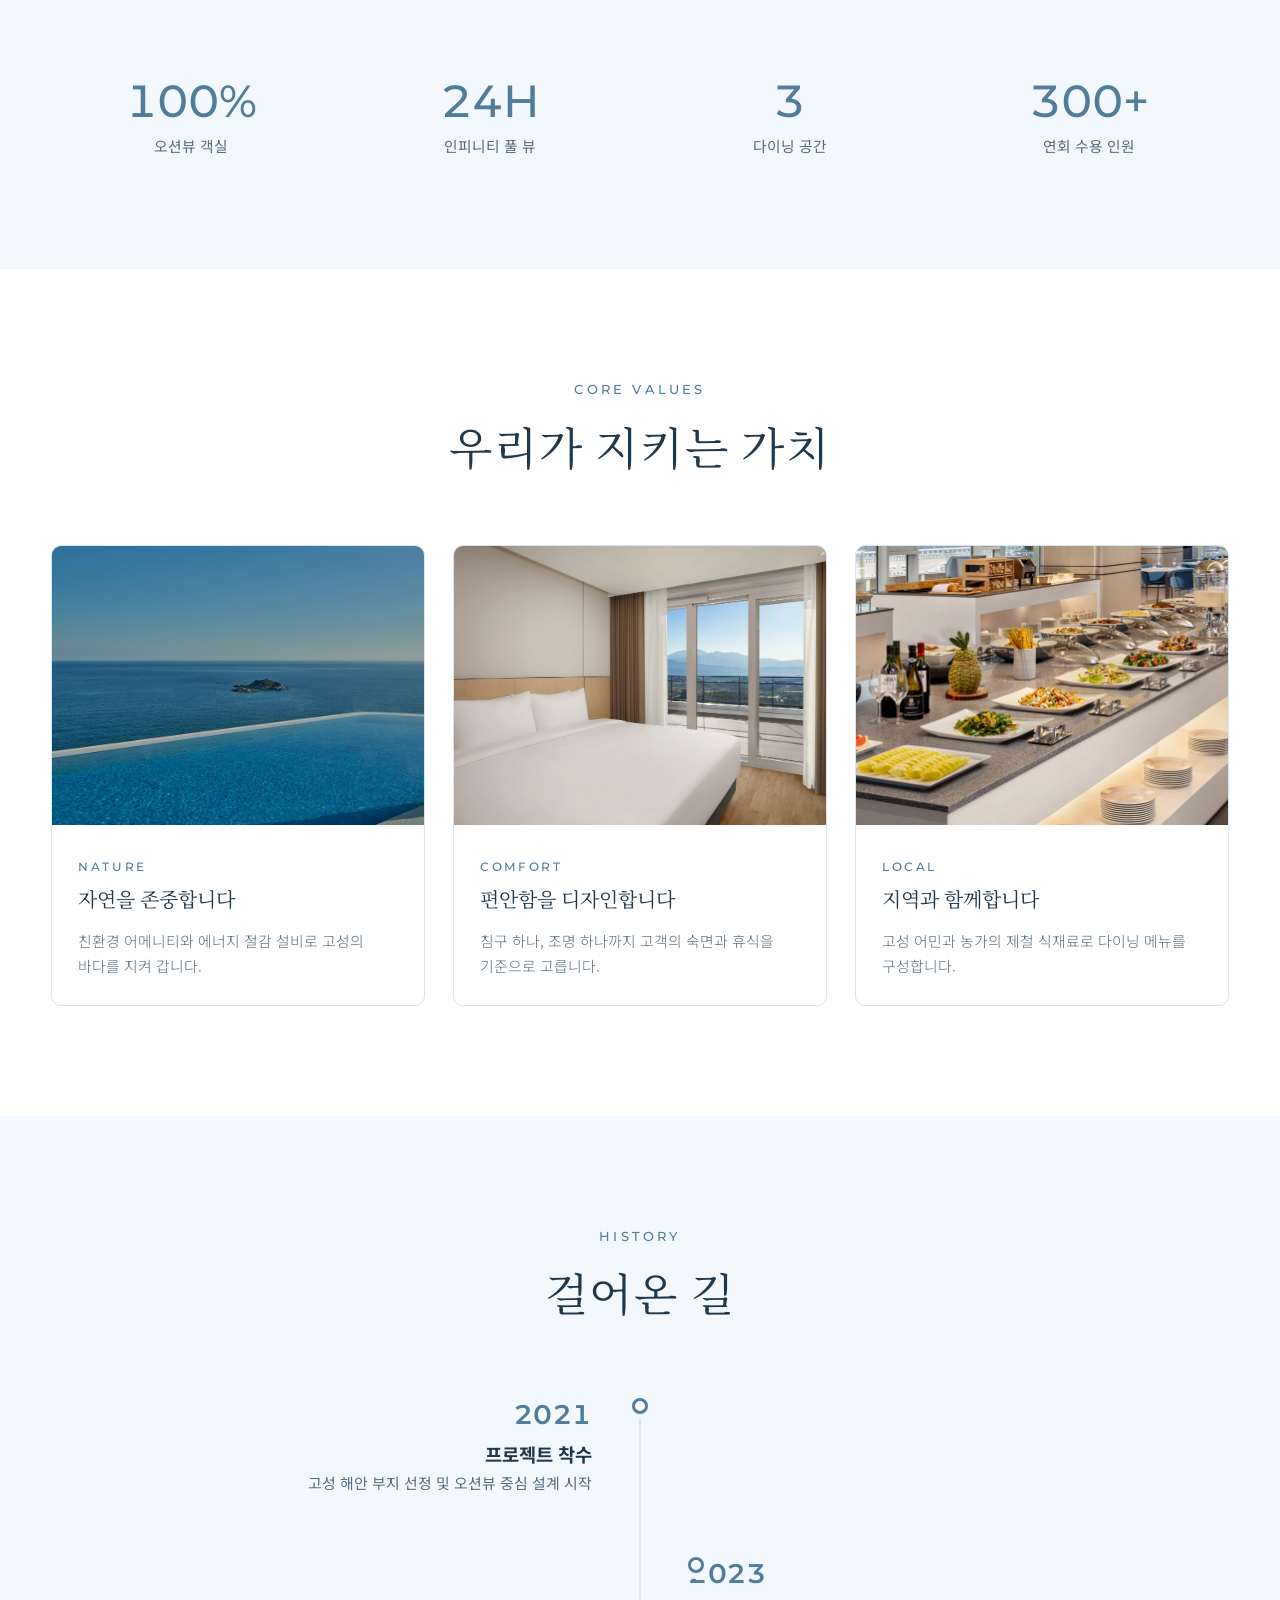
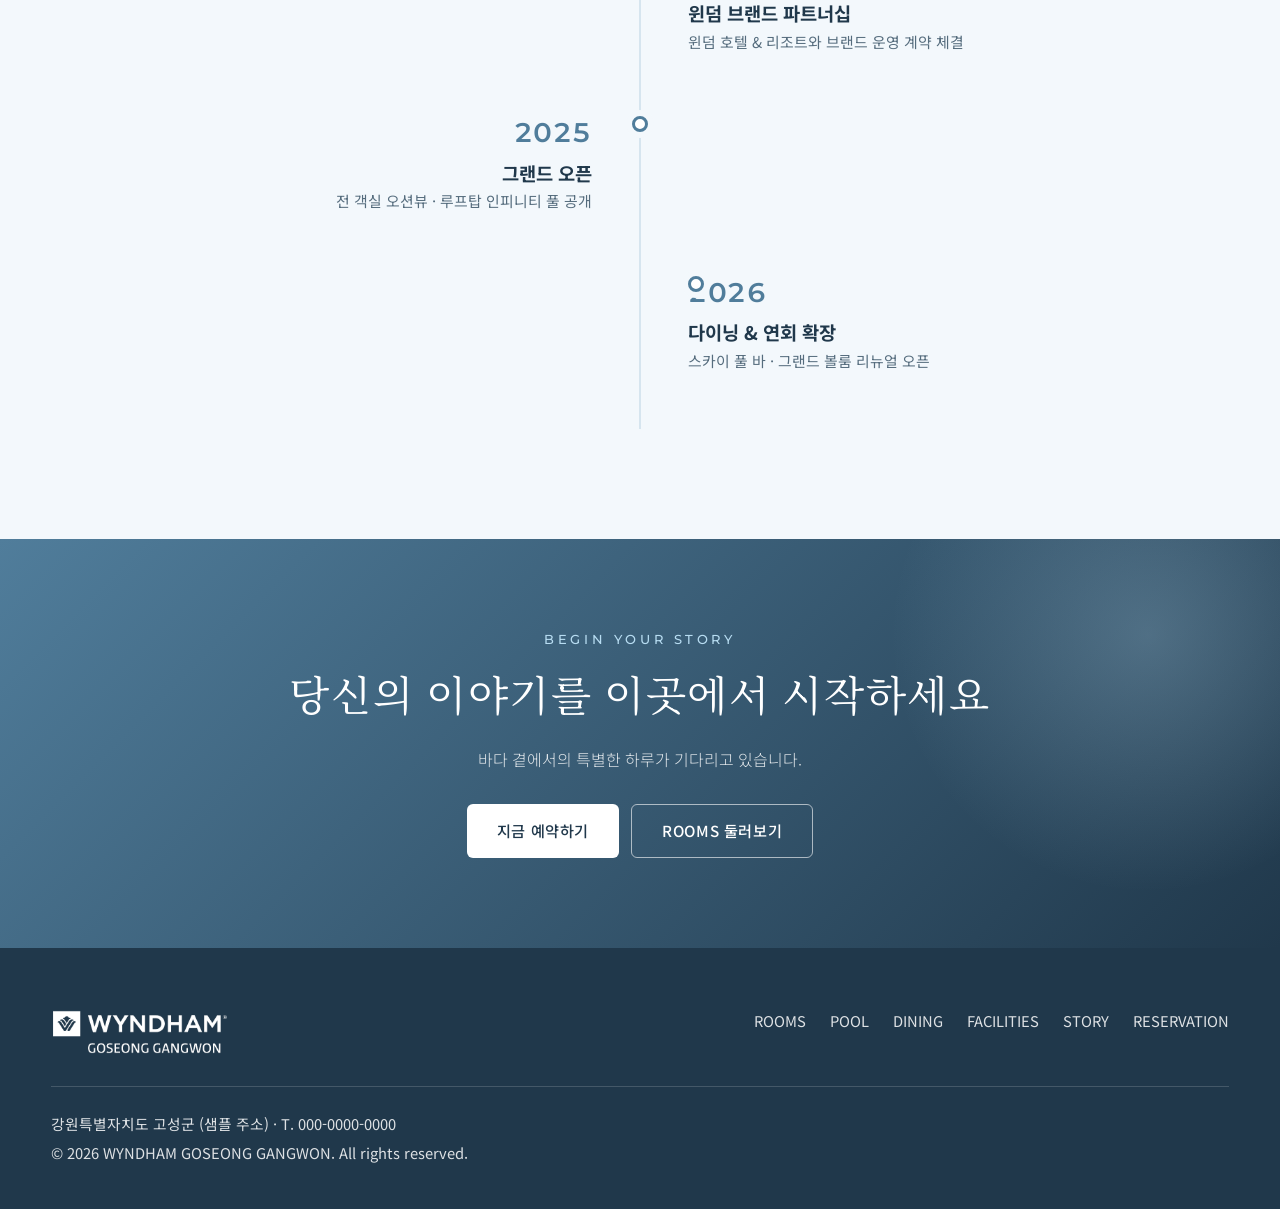
<file: story.html>
<!DOCTYPE html>
<html lang="ko">
<head>
  <meta charset="UTF-8">
  <meta name="viewport" content="width=device-width, initial-scale=1.0">
  <title>STORY 브랜드 스토리 | WYNDHAM GOSEONG GANGWON</title>
  <meta name="description" content="바다와 하늘이 맞닿은 곳, 윈덤 강원고성의 브랜드 스토리와 철학, 걸어온 길을 소개합니다.">
  <link rel="stylesheet" href="css/common.css">
  <link rel="stylesheet" href="css/main.css">
  <link rel="stylesheet" href="css/sub.css">
</head>
<body>
  <header class="header" id="header">
    <div class="inner">
      <a href="index.html" class="logo" aria-label="WYNDHAM GOSEONG GANGWON 홈">
        <img src="images/logo-white.png" alt="WYNDHAM GOSEONG GANGWON" class="logo-img logo-img--white">
        <img src="images/logo.png" alt="WYNDHAM GOSEONG GANGWON" class="logo-img logo-img--color">
      </a>
      <nav class="gnb" id="gnb" aria-label="주요 메뉴">
        <a href="rooms.html">ROOMS</a>
        <a href="pool.html">POOL</a>
        <a href="dining.html">DINING</a>
        <a href="facilities.html">FACILITIES</a>
        <a href="story.html" aria-current="page">STORY</a>
      </nav>
      <div class="header-actions">
        <a href="reservation.html" class="btn btn-white">예약하기</a>
        <button type="button" class="menu-toggle" id="menuToggle" aria-label="메뉴 열기" aria-expanded="false">
          <span></span><span></span><span></span>
        </button>
      </div>
    </div>
  </header>

  <main>
    <section class="sub-hero">
      <img src="images/ref/bg_main2.png" alt="윈덤 강원고성 전경" class="sub-hero-bg">
      <div class="inner sub-hero-content">
        <ol class="breadcrumb" aria-label="현재 위치">
          <li><a href="index.html">HOME</a></li>
          <li>STORY</li>
        </ol>
        <span class="eyebrow">OUR STORY</span>
        <h1>WHERE SKY<br>MEETS SEA</h1>
        <p>바다와 하늘이 맞닿은 순간, 그 풍경을 오롯이 담기 위해 시작된 이야기.</p>
      </div>
    </section>


    <section class="section">
      <div class="inner">
        <div class="detail-row reveal">
          <div class="detail-media">
            <img src="images/ref/img_story.png" alt="루프탑 라운지와 호텔 야경">
          </div>
          <div class="detail-text">
            <span class="eyebrow">BRAND PHILOSOPHY</span>
            <h3>머무는 모든 순간이<br>한 폭의 풍경이 되도록</h3>
            <p>윈덤 강원고성은 청정 동해와 설악산 울산바위 사이에 자리합니다. 우리는 건물이 풍경을 가리지 않고, 풍경이 공간의 주인공이 되도록 모든 객실과 공용 공간을 바다를 향해 설계했습니다.</p>
            <p>세계적인 호스피탈리티 브랜드 윈덤의 서비스 철학에 고성의 자연과 지역의 정서를 더해, 언제 와도 편안한 '바다 곁의 집'을 만들어 갑니다.</p>
          </div>
        </div>
      </div>
    </section>

    <section class="section soft">
      <div class="inner">
        <div class="stat-band reveal">
          <div><strong>100%</strong><span>오션뷰 객실</span></div>
          <div><strong>24H</strong><span>인피니티 풀 뷰</span></div>
          <div><strong>3</strong><span>다이닝 공간</span></div>
          <div><strong>300+</strong><span>연회 수용 인원</span></div>
        </div>
      </div>
    </section>

    <section class="section">
      <div class="inner">
        <div class="section-title reveal">
          <span class="eyebrow">CORE VALUES</span>
          <h2>우리가 지키는 가치</h2>
        </div>
        <div class="card-grid">
          <article class="info-card reveal">
            <div class="thumb"><img src="images/ref/img_fac1.jpg" alt="동해 바다 풍경"></div>
            <div class="body">
              <span class="tag">NATURE</span>
              <h3>자연을 존중합니다</h3>
              <p>친환경 어메니티와 에너지 절감 설비로 고성의 바다를 지켜 갑니다.</p>
            </div>
          </article>
          <article class="info-card reveal">
            <div class="thumb"><img src="images/ref/img_room2.jpg" alt="편안한 객실"></div>
            <div class="body">
              <span class="tag">COMFORT</span>
              <h3>편안함을 디자인합니다</h3>
              <p>침구 하나, 조명 하나까지 고객의 숙면과 휴식을 기준으로 고릅니다.</p>
            </div>
          </article>
          <article class="info-card reveal">
            <div class="thumb"><img src="images/ref/img_dining_ananas.png" alt="지역 식재료 다이닝"></div>
            <div class="body">
              <span class="tag">LOCAL</span>
              <h3>지역과 함께합니다</h3>
              <p>고성 어민과 농가의 제철 식재료로 다이닝 메뉴를 구성합니다.</p>
            </div>
          </article>
        </div>
      </div>
    </section>

    <section class="section soft">
      <div class="inner">
        <div class="section-title reveal">
          <span class="eyebrow">HISTORY</span>
          <h2>걸어온 길</h2>
        </div>
        <div class="timeline">
          <div class="timeline-item reveal"><span class="year">2021</span><h3>프로젝트 착수</h3><p>고성 해안 부지 선정 및 오션뷰 중심 설계 시작</p></div>
          <div class="timeline-item reveal"><span class="year">2023</span><h3>윈덤 브랜드 파트너십</h3><p>윈덤 호텔 &amp; 리조트와 브랜드 운영 계약 체결</p></div>
          <div class="timeline-item reveal"><span class="year">2025</span><h3>그랜드 오픈</h3><p>전 객실 오션뷰 · 루프탑 인피니티 풀 공개</p></div>
          <div class="timeline-item reveal"><span class="year">2026</span><h3>다이닝 &amp; 연회 확장</h3><p>스카이 풀 바 · 그랜드 볼룸 리뉴얼 오픈</p></div>
        </div>
      </div>
    </section>

    <section class="cta-band">
      <div class="inner">
        <span class="eyebrow">BEGIN YOUR STORY</span>
        <h2>당신의 이야기를 이곳에서 시작하세요</h2>
        <p>바다 곁에서의 특별한 하루가 기다리고 있습니다.</p>
        <div class="btn-group">
          <a href="reservation.html" class="btn btn-white">지금 예약하기</a>
          <a href="rooms.html" class="btn btn-ghost">ROOMS 둘러보기</a>
        </div>
      </div>
    </section>
  </main>

  <footer class="footer">
    <div class="inner">
      <div class="top">
        <a href="index.html" class="logo" aria-label="WYNDHAM GOSEONG GANGWON 홈">
          <img src="images/logo-white.png" alt="WYNDHAM GOSEONG GANGWON" class="logo-img">
        </a>
        <nav class="footer-links" aria-label="푸터 메뉴">
          <a href="rooms.html">ROOMS</a>
          <a href="pool.html">POOL</a>
          <a href="dining.html">DINING</a>
          <a href="facilities.html">FACILITIES</a>
          <a href="story.html">STORY</a>
          <a href="reservation.html">RESERVATION</a>
        </nav>
      </div>
      <div class="info">
        <p>강원특별자치도 고성군 (샘플 주소) · T. 000-0000-0000</p>
        <p>© 2026 WYNDHAM GOSEONG GANGWON. All rights reserved.</p>
      </div>
    </div>
  </footer>

  <script src="js/common.js"></script>
  <script src="js/components/header.js"></script>
  <script src="js/components/reveal.js"></script>
  <script src="js/sub.js"></script>
</body>
</html>
</file>
<file: css/common.css>
/* ==========================================================================
   common.css – 디자인 토큰 / 리셋 / 공통 UI
   --------------------------------------------------------------------------
   ▶ 색상을 바꾸고 싶다면 아래 :root 의 변수만 수정하세요. (전체 사이트에 반영됨)
   ▶ 컨셉: 딥 네이비 배경 + 스카이블루 포인트 + 화이트 텍스트
   ========================================================================== */
@import url('https://fonts.googleapis.com/css2?family=Cormorant+Garamond:ital,wght@0,300;0,400;0,500;1,400&family=Montserrat:wght@400;500;600&family=Noto+Sans+KR:wght@300;400;500;700&family=Noto+Serif+KR:wght@300;400;500;600&display=swap');

:root {
  /* ── Brand colors (사용자 가이드 비율 적용) ─────────────────────────── */
  --color-sky-blue: rgb(184, 221, 242);      /* #B8DDF2 | 스카이블루 12%: 브랜드 포인트, 서브텍스트, 강조 */
  --color-white: rgb(255, 255, 255);         /* #FFFFFF | 화이트 55%: 기본 배경, 카드 배경, 넉넉한 여백 */

  /* ── Supporting colors ─────────────────────────────────────────── */
  --color-ice-blue: rgb(243, 248, 252);      /* #F3F8FC | 아이스 블루 20%: 보조 배경색 (섹션, 서피스) */
  --color-ocean-blue: rgb(80, 125, 155);     /* #507D9B | 오션 블루 8%: 주요 버튼 및 링크, 가격 강조 */
  --color-deep-navy: rgb(32, 56, 75);        /* #20384B | 딥 네이비 5%: 헤드라인, 텍스트, 푸터 */
  --color-silver-blue: rgb(214, 229, 239);   /* #D6E5EF | 실버 블루: 카드 테두리, 구분선, 입력창 테두리 */

  /* ── UI Semantics ──────────────────────────────────────────────── */
  --color-text: var(--color-deep-navy);
  --color-text-sub: #556c7d;
  --color-background: var(--color-white);
  --color-section: var(--color-ice-blue);
  --color-primary-button: var(--color-ocean-blue);
  --color-border: var(--color-silver-blue);

  /* 기존 클래스 호환 변수 매핑 */
  --navy-900: #142431;
  --navy-800: var(--color-deep-navy);
  --navy-700: #29465c;
  --navy-600: #3c5e79;

  --blue-500: var(--color-ocean-blue);
  --blue-600: #426983;
  --sky-300: var(--color-sky-blue);
  --sky-100: var(--color-ice-blue);

  --white: var(--color-white);
  --text-on-dark: #ffffff;
  --text-muted: rgba(255, 255, 255, 0.85);
  --line-dark: rgba(255, 255, 255, 0.16);

  --surface-soft: var(--color-ice-blue);
  --text-main: var(--color-deep-navy);
  --text-sub: var(--color-text-sub);
  --line-light: var(--color-silver-blue);

  --text: var(--color-deep-navy);
  --text-light: var(--color-text-sub);
  --blue-900: var(--color-deep-navy);
  --line: var(--color-silver-blue);
  --danger: #d64545;

  /* ── 타이포 / 형태 (Aman / 5성급 럭셔리 호텔 타이포그래피 스펙) ────── */
  --font-serif-en: 'Cormorant Garamond', serif;
  --font-serif-ko: 'Noto Serif KR', serif;
  --font-display: 'Cormorant Garamond', 'Noto Serif KR', serif; /* 영문/한글 제목 */
  --font-body: 'Noto Sans KR', sans-serif;                      /* 본문/메뉴/버튼 */
  --font-sans: 'Noto Sans KR', sans-serif;
  --font-label: 'Montserrat', sans-serif;                       /* 작은 영문 라벨 (아만 스타일) */
  --radius: 6px;
  --shadow: 0 14px 40px rgba(32, 56, 75, 0.12);
  --transition: 0.3s ease;
  --header-h: 80px;
}

/* ── 리셋 ─────────────────────────────────────────────────────── */
*,
*::before,
*::after {
  margin: 0;
  padding: 0;
  box-sizing: border-box;
}

html {
  scroll-behavior: smooth;
  scroll-padding-top: var(--header-h);
  overflow-x: hidden;
  max-width: 100%;
}

body {
  font-family: var(--font-body);
  color: var(--text-main);
  background: var(--white);         /* ★ 메인 배경색: 화이트 */
  line-height: 1.7;
  word-break: keep-all;
  overflow-x: hidden;
  max-width: 100%;
  font-variant-numeric: lining-nums tabular-nums;
  -webkit-font-feature-settings: "lnum" 1, "tnum" 1;
  font-feature-settings: "lnum" 1, "tnum" 1;
}

/* 모든 헤드라인 및 텍스트 요소의 숫자-영문-한글 기준선 및 크기 일치 */
h1, h2, h3, h4, h5, h6,
.section-title h2,
.sub-intro h2,
.detail-text h3,
strong, b, em {
  font-variant-numeric: lining-nums tabular-nums;
  -webkit-font-feature-settings: "lnum" 1, "tnum" 1;
  font-feature-settings: "lnum" 1, "tnum" 1;
}

img { display: block; max-width: 100%; }
a { color: inherit; text-decoration: none; }
ul, ol { list-style: none; }
button, input, select, textarea { font: inherit; }
button { cursor: pointer; border: 0; background: none; color: inherit; }

/* 키보드 접근성: 포커스 표시 */
:focus-visible { outline: 2px solid var(--sky-300); outline-offset: 3px; }

/* 스크린리더 전용 텍스트 (화면엔 안 보임) */
.sr-only {
  position: absolute; width: 1px; height: 1px; padding: 0; margin: -1px;
  overflow: hidden; clip: rect(0, 0, 0, 0); white-space: nowrap; border: 0;
}

.inner { width: min(1200px, 92%); margin: 0 auto; }   /* 공통 가로 폭 */
.is-hidden { display: none !important; }
body.no-scroll { overflow: hidden; }                  /* 모달 열릴 때 배경 스크롤 방지 */

/* ── 버튼 (본문/메뉴/버튼: Noto Sans KR 400~500) ─────────────────── */
.btn {
  display: inline-flex;
  align-items: center;
  justify-content: center;
  gap: 8px;
  padding: 13px 30px;
  border-radius: var(--radius);
  font-family: var(--font-body);
  font-weight: 500;
  font-size: 0.95rem;
  letter-spacing: 0.04em;
  transition: var(--transition);
}
.btn-primary { background: var(--blue-500); color: var(--white); }
.btn-primary:hover { background: var(--sky-300); color: var(--navy-900); transform: translateY(-2px); }
.btn-white { background: var(--white); color: var(--navy-800); }
.btn-white:hover { background: var(--sky-300); }
.btn-outline { border: 1px solid var(--blue-500); color: var(--blue-500); }
.btn-outline:hover { background: var(--blue-500); color: var(--white); }

/* ── 섹션 공통 ────────────────────────────────────────────────── */
.section { padding: 110px 0; }
.section-title { text-align: center; margin-bottom: 56px; }
.section-title .eyebrow {
  display: block;
  font-family: var(--font-label);
  letter-spacing: 0.25em;
  text-transform: uppercase;
  color: var(--blue-500);
  font-size: 0.8rem;
  font-weight: 500;
  margin-bottom: 12px;
}
.section-title h2 {
  font-family: var(--font-display);
  font-weight: 400;
  font-size: clamp(1.9rem, 3.8vw, 2.8rem);
  color: var(--text-main);
  letter-spacing: 0.04em;
}
.section-title p { margin-top: 14px; color: var(--text-sub); font-weight: 300; }
.text-link { color: var(--color-ocean-blue); font-weight: 500; border-bottom: 1px solid currentColor; margin-left: 6px; transition: color var(--transition); }
.text-link:hover { color: var(--color-deep-navy); }

/* ── 스크롤 등장 효과 (reveal.js 가 .is-visible 을 붙여줌) ─────────── */
.reveal { opacity: 0; transform: translateY(30px); transition: opacity 0.8s ease, transform 0.8s ease; }
.reveal.is-visible { opacity: 1; transform: none; }

/* 움직임 줄이기 설정을 쓰는 사용자 배려 */
@media (prefers-reduced-motion: reduce) {
  *, *::before, *::after { animation: none !important; transition: none !important; }
  .reveal { opacity: 1; transform: none; }
  html { scroll-behavior: auto; }
}
</file>
<file: css/main.css>
/* ==========================================================================
   main.css – 메인페이지 레이아웃 (Flexbox + CSS Grid, 모바일 · 태블릿 · 데스크탑 대응)
   ★ 밝은 테마: 화이트 / 연한 스카이 섹션을 번갈아 배치하고,
     스토리 · 푸터만 블루/네이비로 포인트를 줍니다.
   색상 값은 common.css 의 :root 변수를 사용합니다.
   ========================================================================== */

main {
  width: 100%;
  overflow-x: hidden;
}

/* ── 헤더 ─────────────────────────────────────────────────────── */
.header {
  position: fixed;
  inset: 0 0 auto 0;
  height: var(--header-h);
  z-index: 100;
  color: var(--white);                /* 히어로 위에서는 흰 글씨 */
  transition: background var(--transition), box-shadow var(--transition), color var(--transition);
}
/* 스크롤하면(.is-scrolled) 또는 서브페이지(.header--solid): 화이트 배경 + 네이비 글씨 (header.js 가 .is-scrolled 추가) */
.header.is-scrolled,
.header.header--solid {
  background: rgba(255, 255, 255, 0.96);
  color: var(--text-main);
  backdrop-filter: blur(10px);
  box-shadow: 0 2px 20px rgba(10, 37, 64, 0.12);
}
.header .inner { height: 100%; display: flex; align-items: center; justify-content: space-between; }

/* ── 로고 ────────────────────────────────────────────────────────────────────────
   공식 윈덤 로고 이미지 (배경 투명 PNG)
   - 히어로 위(투명 헤더) : logo-white.png (화이트 로고 원본)
   - 스크롤 / 서브페이지(흰 헤더) : logo.png (컬러 로고 원본)
   - 푸터(네이비 배경) : logo-white.png (화이트 로고 원본)
   로고 크기는 --logo-h 로 조절합니다. ─────────────────────────────────────────── */
.logo { display: inline-flex; align-items: center; --logo-h: 48px; }
.logo-img { height: var(--logo-h); width: auto; display: block; object-fit: contain; }

/* 헤더: 기본(투명 헤더) 상태에서는 화이트 로고 노출, 컬러 로고 숨김 */
.header .logo-img--white { display: block; }
.header .logo-img--color { display: none; }

/* 헤더: 스크롤 시 및 화이트 헤더에서는 컬러 로고 노출, 화이트 로고 숨김 */
.header.is-scrolled .logo-img--white,
.header.header--solid .logo-img--white { display: none; }
.header.is-scrolled .logo-img--color,
.header.header--solid .logo-img--color { display: block; }

.footer .logo-img { height: var(--logo-h); width: auto; display: block; }
.gnb { display: flex; gap: 36px; }
.gnb a {
  font-family: var(--font-label);
  letter-spacing: 0.18em;
  font-size: 0.82rem;
  font-weight: 500;
  text-transform: uppercase;
  position: relative;
  padding: 6px 0;
}
.gnb a::after { content: ''; position: absolute; left: 0; bottom: 0; width: 0; height: 2px; background: var(--sky-300); transition: width var(--transition); }
.gnb a:hover::after { width: 100%; }
.header-actions { display: flex; align-items: center; gap: 16px; }
.header .btn { padding: 10px 22px; }
.header.is-scrolled .btn-white,
.header.header--solid .btn-white { background: var(--blue-500); color: var(--white); }

/* 모바일 햄버거 버튼 */
.menu-toggle { display: none; width: 32px; height: 24px; position: relative; }
.menu-toggle span { position: absolute; left: 0; width: 100%; height: 2px; background: currentColor; transition: var(--transition); }
.menu-toggle span:nth-child(1) { top: 0; }
.menu-toggle span:nth-child(2) { top: 11px; }
.menu-toggle span:nth-child(3) { top: 22px; }
.menu-toggle.is-open span:nth-child(1) { top: 11px; transform: rotate(45deg); }
.menu-toggle.is-open span:nth-child(2) { opacity: 0; }
.menu-toggle.is-open span:nth-child(3) { top: 11px; transform: rotate(-45deg); }

/* ── 히어로 ───────────────────────────────────────────────────── */
.hero {
  position: relative;
  min-height: 100vh;
  display: flex;
  flex-direction: column;
  align-items: center;
  justify-content: center;
  text-align: center;
  color: var(--white);
  overflow: hidden;
  background: var(--navy-900);
}

/* 히어로 배경 래퍼 및 레이어 (크로스페이드 + 켄 번스 시네마틱 효과) */
.hero-bg-wrapper {
  position: absolute;
  inset: 0;
  width: 100%;
  height: 100%;
  overflow: hidden;
  pointer-events: none;
  z-index: 0;
}
.hero-bg-layer {
  position: absolute;
  inset: 0;
  width: 100%;
  height: 100%;
  background-size: cover;
  background-position: center center;
  opacity: 0;
  transform: scale(1.04);
  transition: opacity 1.2s cubic-bezier(0.4, 0, 0.2, 1), transform 24s ease-out;
  will-change: opacity, transform;
}
.hero-bg-layer.is-active {
  opacity: 1;
  transform: scale(1.12);
}

/* ★ 히어로 오버레이: 상단 텍스트 가독성을 위한 미세 음영만 두고,
   하단은 사진 원본(일몰/밤 풍경)이 100% 선명하고 깊이감 있게 꽉 차도록 투명 처리 */
.hero::before {
  content: '';
  position: absolute;
  inset: 0;
  z-index: 1;
  pointer-events: none;
  background:
    linear-gradient(180deg,
      rgba(10, 25, 41, 0.42) 0%,
      rgba(10, 25, 41, 0.18) 35%,
      rgba(10, 25, 41, 0.04) 60%,
      transparent 80%,
      transparent 100%);
}

/* ── 시간대별(낮/일몰/밤) 테마 스위처 내비게이션 바 ─────────── */
.time-ambient-nav {
  position: absolute;
  top: calc(var(--header-h) + 24px);
  z-index: 10;
  display: inline-flex;
  align-items: center;
  gap: 4px;
  padding: 4px;
  background: rgba(10, 25, 41, 0.38);
  backdrop-filter: blur(24px);
  -webkit-backdrop-filter: blur(24px);
  border: 1px solid rgba(255, 255, 255, 0.18);
  border-radius: 9999px;
  box-shadow: 0 10px 30px rgba(0, 0, 0, 0.24);
  animation: fadeInDown 0.8s cubic-bezier(0.16, 1, 0.3, 1) both;
}

@keyframes fadeInDown {
  from { opacity: 0; transform: translateY(-12px); }
  to { opacity: 1; transform: translateY(0); }
}

.time-btn {
  display: inline-flex;
  align-items: center;
  gap: 7px;
  padding: 8px 20px;
  border: none;
  background: transparent;
  color: rgba(255, 255, 255, 0.68);
  border-radius: 9999px;
  font-family: var(--font-display);
  font-size: 0.8rem;
  letter-spacing: 0.18em;
  font-weight: 500;
  text-transform: uppercase;
  cursor: pointer;
  transition: all 0.3s cubic-bezier(0.16, 1, 0.3, 1);
  position: relative;
  user-select: none;
}
.time-btn .time-idx {
  font-size: 0.68rem;
  font-weight: 400;
  letter-spacing: 0.08em;
  opacity: 0.5;
  transition: opacity 0.3s ease, color 0.3s ease;
}
.time-btn .time-label {
  font-weight: 500;
  letter-spacing: 0.18em;
}

.time-btn:hover {
  color: var(--white);
  background: rgba(255, 255, 255, 0.10);
}
.time-btn:hover .time-idx {
  opacity: 0.8;
}

/* 활성화 상태 (Active Pill) */
.time-btn.is-active {
  color: #0f172a;
  background: rgba(255, 255, 255, 0.95);
  box-shadow: 0 4px 16px rgba(0, 0, 0, 0.22);
  font-weight: 600;
}
.time-btn.is-active .time-idx {
  color: #0284c7;
  opacity: 1;
  font-weight: 600;
}

/* 히어로 텍스트 컨텐츠 & 트랜지션 */
.hero-content {
  position: relative;
  z-index: 2;
  padding: 140px 20px 140px;
  transition: opacity 0.35s ease, transform 0.35s ease;
  will-change: opacity, transform;
}
.hero-content.is-changing {
  opacity: 0;
  transform: translateY(10px);
}

/* ── 사진 바로 밑 독립 빠른 예약 배너 (사진을 가리지 않게 텀 배치) ────────── */
.quick-booking-section {
  position: relative;
  z-index: 10;
  padding: 50px 0 40px;
  background: var(--color-white);
  overflow: hidden;
  transition: background 0.8s cubic-bezier(0.4, 0, 0.2, 1);
}
.quick-booking-section .inner {
  max-width: var(--max-width, 1280px);
  margin: 0 auto;
  padding: 0 20px;
}
.quick-booking-section .booking-bar {
  position: relative;
  left: auto;
  bottom: auto;
  transform: none;
  width: 100%;
  max-width: 1180px;
  margin: 0 auto;
}
.hero-content .eyebrow {
  font-family: var(--font-label);
  font-size: 0.78rem;
  font-weight: 500;
  letter-spacing: 0.2em;
  text-transform: uppercase;
  color: var(--color-sky-blue);
  margin-bottom: 14px;
  display: block;
  text-shadow: 0 1px 8px rgba(15, 23, 42, 0.85);
  transition: color 0.6s ease;
}
body[data-theme="sunset"] .hero-content .eyebrow {
  color: #fed7aa;
}
body[data-theme="night"] .hero-content .eyebrow {
  color: #7dd3fc;
}

.hero-content h1 {
  font-family: var(--font-display);
  font-weight: 400;                     /* 획 선명도 확보 */
  font-size: clamp(2rem, 4vw, 3.2rem);   /* 크기 절제 및 축소 */
  letter-spacing: 0.04em;               /* 자간 축소 */
  line-height: 1.2;
  text-shadow: 0 2px 14px rgba(15, 23, 42, 0.85), 0 1px 3px rgba(15, 23, 42, 0.9);
}
.hero-content p {
  margin: 18px auto 26px;
  max-width: 580px;
  font-family: var(--font-body);
  font-size: 0.98rem;
  font-weight: 400;
  line-height: 1.75;
  opacity: 0.95;
  letter-spacing: -0.01em;
  text-shadow: 0 1px 8px rgba(15, 23, 42, 0.85);
}
.more-link {
  font-family: var(--font-label);
  font-size: 0.8rem;
  letter-spacing: 0.16em;
  font-weight: 500;
  text-transform: uppercase;
  border-bottom: 1px solid rgba(255, 255, 255, 0.75);
  padding-bottom: 4px;
  text-shadow: 0 1px 8px rgba(15, 23, 42, 0.85);
  transition: color var(--transition), border-color var(--transition), transform var(--transition);
  display: inline-block;
}
.more-link:hover {
  color: var(--color-sky-blue);
  border-color: var(--color-sky-blue);
  transform: translateX(4px);
}

/* ── ROOMS (화이트 배경 55%) ──────────────────────────────────── */
.rooms { background: var(--color-white); overflow: hidden; }
.room-grid { display: grid; grid-template-columns: repeat(3, 1fr); gap: 28px; }
.room-card {
  background: var(--color-white);
  border: 1px solid var(--color-border);
  border-radius: var(--radius);
  overflow: hidden;
  box-shadow: 0 10px 30px rgba(32, 56, 75, 0.06);
  transition: transform 0.5s cubic-bezier(0.16, 1, 0.3, 1), box-shadow 0.5s ease, border-color 0.4s ease;
}

/* ★ 파도 물결 리빌: 왼쪽 → 오른쪽으로 카드들이 파도처럼 순차 등장 ─────────────
   wave-reveal.js 가 .wave-box 클래스를 부여하고,
   IntersectionObserver 로 뷰포트 진입 시 .is-floated 를 추가합니다.
   --wave-delay 로 왼쪽부터 오른쪽 순서로 Stagger 타이밍이 결정됩니다.
──────────────────────────────────────────────────────────────────────────────── */

/* 초기 상태: 왼쪽에서 약간 밀려난 채 투명하게 대기 */
.wave-box {
  opacity: 0;
  transform: translateX(-45px) scale(0.96);
  /* 지속 시간 1.1s + 기본 베이스 딜레이 0.15s → 애니메이션 티가 확실히 남 */
  transition:
    opacity 1.1s cubic-bezier(0.16, 1, 0.3, 1) calc(0.15s + var(--wave-delay, 0s)),
    transform 1.1s cubic-bezier(0.16, 1, 0.3, 1) calc(0.15s + var(--wave-delay, 0s));
  will-change: opacity, transform;
}

/* 파도가 지나가며 제자리에 안착한 상태 */
.wave-box.is-floated {
  opacity: 1;
  transform: translateX(0) scale(1);
}

/* 섹션 타이틀(가운데 정렬 요소)은 아래에서 올라오는 게 더 자연스러우므로 예외 처리 */
.section-title.wave-box {
  transform: translateY(32px) scale(0.97);
  transition:
    opacity 1.0s cubic-bezier(0.16, 1, 0.3, 1) 0.1s,
    transform 1.0s cubic-bezier(0.16, 1, 0.3, 1) 0.1s;
}

.section-title.wave-box.is-floated {
  transform: translateY(0) scale(1);
}

/* 역방향 스플릿 섹션(DINING 등)의 오른쪽 요소는 오른→왼 방향으로 */
.split.reverse .photo.wave-box,
.split.reverse .text.wave-box {
  transform: translateX(38px) scale(0.97);
}

.split.reverse .photo.wave-box.is-floated,
.split.reverse .text.wave-box.is-floated {
  transform: translateX(0) scale(1);
}

/* room-card hover: wave-box 트랜지션과 충돌하지 않도록 덮어씀 */
.room-card.wave-box.is-floated:hover {
  transition:
    transform 0.45s cubic-bezier(0.16, 1, 0.3, 1),
    box-shadow 0.45s ease,
    border-color 0.3s ease;
}

.room-card:hover {
  transform: translateY(-10px) !important;
  box-shadow: 0 24px 50px rgba(80, 125, 155, 0.22);
  border-color: var(--color-sky-blue);
}

/* 룸 썸네일: 부드러운 줌 + 럭셔리 빛 반사(Shine / Sheen) 광택 애니메이션 */
.room-card .thumb {
  position: relative;
  aspect-ratio: 3 / 2;
  overflow: hidden;
  background: var(--color-section);
}
.room-card .thumb img {
  width: 100%;
  height: 100%;
  object-fit: cover;
  transition: transform 0.8s cubic-bezier(0.16, 1, 0.3, 1), filter 0.8s ease;
  will-change: transform;
}
.room-card:hover .thumb img {
  transform: scale(1.12);
  filter: brightness(1.03) contrast(1.02);
}
/* 마우스 오버 시 스쳐지나가는 은은한 스카이블루/화이트 빛 반사 광택 */
.room-card .thumb::after {
  content: '';
  position: absolute;
  top: 0;
  left: -120%;
  width: 80%;
  height: 100%;
  background: linear-gradient(
    115deg,
    transparent 0%,
    rgba(255, 255, 255, 0.15) 35%,
    rgba(184, 221, 242, 0.35) 50%,
    transparent 70%
  );
  transform: skewX(-20deg);
  transition: left 0.85s cubic-bezier(0.16, 1, 0.3, 1);
  pointer-events: none;
}
.room-card:hover .thumb::after {
  left: 140%;
}

.room-card .body { padding: 26px; }
.room-card h3 { font-size: 1.25rem; color: var(--color-text); margin-bottom: 6px; transition: color var(--transition); }
.room-card:hover h3 { color: var(--color-ocean-blue); }
.room-card .meta { color: var(--color-text-sub); font-size: 0.92rem; margin-bottom: 18px; }
.room-card .price { color: var(--color-ocean-blue); font-weight: 700; font-size: 1.1rem; }
.room-card .price small { color: var(--color-text-sub); font-weight: 400; }
.room-card .row { display: flex; justify-content: space-between; align-items: center; gap: 10px; flex-wrap: wrap; }

/* ── STORY (오션블루 & 딥네이비 포인트 + 스카이블루 강조 12%) ─── */
.story { background: linear-gradient(135deg, #426983 0%, var(--color-ocean-blue) 45%, var(--color-deep-navy) 100%); color: var(--white); overflow: hidden; }
.story-wrap { display: grid; grid-template-columns: 1fr 1fr; gap: 60px; align-items: center; }
/* 스토리 사진: 호버 시 3D 입체감 & 스카이블루 네온 글로우 */
.story-wrap img {
  border-radius: var(--radius);
  box-shadow: 0 20px 50px rgba(32, 56, 75, 0.35);
  transition: transform 0.6s cubic-bezier(0.16, 1, 0.3, 1), box-shadow 0.6s ease;
  will-change: transform;
}
.story-wrap img:hover {
  transform: translateY(-8px) scale(1.02);
  box-shadow: 0 28px 60px rgba(184, 221, 242, 0.22), 0 16px 40px rgba(32, 56, 75, 0.45);
}
.story .eyebrow { font-family: var(--font-label); letter-spacing: 0.28em; text-transform: uppercase; font-size: 0.8rem; font-weight: 500; color: var(--color-sky-blue); opacity: 0.95; }
.story h2 { font-family: var(--font-display); font-weight: 400; font-size: clamp(2rem, 4vw, 3rem); margin: 10px 0 20px; letter-spacing: 0.04em; }
.story p { font-family: var(--font-body); font-weight: 300; margin-bottom: 28px; color: var(--text-muted); line-height: 1.8; }
.story-stats { display: flex; gap: 40px; flex-wrap: wrap; margin-bottom: 32px; }
.story-stats strong {
  display: flex;
  align-items: baseline;
  font-family: var(--font-label);
  font-size: 2.2rem;
  font-weight: 500;
  color: var(--color-sky-blue);
  letter-spacing: -0.02em;
  line-height: 1.1;
  margin-bottom: 4px;
  font-variant-numeric: lining-nums tabular-nums;
  font-feature-settings: "lnum" 1, "tnum" 1;
}
.story-stats span { font-size: 0.85rem; opacity: 0.92; font-weight: 400; }

/* ── 포토 스플릿 (POOL: 화이트 / DINING: 아이스 블루 20%) ──────── */
.split { display: grid; grid-template-columns: 1fr 1fr; min-height: 520px; background: var(--color-white); overflow: hidden; }
.split .photo {
  position: relative;
  overflow: hidden;
  background: var(--color-section);
}
.split .photo img {
  width: 100%;
  height: 100%;
  object-fit: cover;
  transition: transform 1.2s cubic-bezier(0.16, 1, 0.3, 1), filter 0.8s ease;
  will-change: transform;
}
/* 스플릿 사진에 마우스 올렸을 때 부드러운 패닝 줌 효과 */
.split:hover .photo img {
  transform: scale(1.08) translateY(-4px);
  filter: brightness(1.03);
}
/* 바다 분위기의 은은한 그라데이션 비네팅 틴트 오버레이 */
.split .photo::before {
  content: '';
  position: absolute;
  inset: 0;
  z-index: 1;
  background: linear-gradient(180deg, rgba(32, 56, 75, 0.12) 0%, transparent 45%, rgba(32, 56, 75, 0.22) 100%);
  opacity: 0.7;
  transition: opacity 0.6s ease;
  pointer-events: none;
}
.split:hover .photo::before {
  opacity: 0.3;
}

.split .text { display: flex; flex-direction: column; justify-content: center; padding: 60px min(8vw, 100px); }
.split .text .eyebrow { font-family: var(--font-label); letter-spacing: 0.28em; text-transform: uppercase; font-size: 0.8rem; font-weight: 500; color: var(--color-ocean-blue); }
.split .text h2 { font-family: var(--font-display); font-weight: 400; font-size: 2.4rem; color: var(--color-text); margin: 10px 0 16px; letter-spacing: 0.04em; }
.split .text p { font-family: var(--font-body); font-weight: 300; color: var(--color-text-sub); margin-bottom: 28px; line-height: 1.8; }
.split .text .btn { align-self: flex-start; }
.split.reverse .photo { order: 2; }
.split.soft, .split.soft .text { background: var(--color-section); }
.split .btn-white { background: var(--color-primary-button); color: var(--white); }   /* 밝은 배경 위 버튼 */
.split .btn-white:hover { background: #426983; }

/* ── FACILITIES (아이스 블루 배경 20% + 화이트 카드) ───────────── */
.facilities { background: var(--color-section); overflow: hidden; }
.fac-grid { display: grid; grid-template-columns: repeat(4, 1fr); gap: 20px; }
.fac-item { background: var(--color-white); border: 1px solid var(--color-border); border-radius: var(--radius); padding: 36px 24px; text-align: center; box-shadow: 0 8px 24px rgba(32, 56, 75, 0.05); transition: var(--transition); }
.fac-item:hover { background: var(--color-ocean-blue); color: var(--white); transform: translateY(-6px); }
.fac-item .icon { width: 48px; height: 48px; margin: 0 auto 18px; display: flex; align-items: center; justify-content: center; color: var(--color-ocean-blue); }
.fac-item .icon svg { width: 100%; height: 100%; transition: transform 0.4s cubic-bezier(0.16, 1, 0.3, 1), color var(--transition); }
.fac-item:hover .icon { color: var(--white); }
.fac-item:hover .icon svg { transform: scale(1.12); }
.fac-item h3 { font-family: var(--font-display); letter-spacing: 0.1em; margin-bottom: 6px; color: var(--color-text); }
.fac-item:hover h3 { color: var(--white); }
.fac-item p { font-size: 0.9rem; color: var(--color-text-sub); }
.fac-item:hover p { color: var(--white); }

/* ── 푸터 (딥 네이비 5% 비율로 프리미엄 신뢰감 강화) ───────────── */
.footer { background: var(--color-deep-navy); color: var(--text-muted); padding: 60px 0 40px; font-size: 0.92rem; }
.footer .top { display: flex; justify-content: space-between; flex-wrap: wrap; gap: 30px; padding-bottom: 30px; border-bottom: 1px solid var(--line-dark); margin-bottom: 24px; }
.footer .logo { color: var(--white); }
.footer-links { display: flex; gap: 24px; flex-wrap: wrap; }
.footer-links a:hover { color: var(--color-sky-blue); }
.footer .info p { margin-bottom: 4px; }

/* ==========================================================================
   반응형 브레이크포인트
   ≤1024px : 태블릿  /  ≤860px : 모바일 메뉴 전환  /  ≤600px : 소형 모바일
   ========================================================================== */
@media (max-width: 1024px) {
  .room-grid { grid-template-columns: repeat(2, 1fr); }
  .fac-grid { grid-template-columns: repeat(2, 1fr); }
}
@media (max-width: 860px) {
  /* 모바일 메뉴: 햄버거 클릭 시 펼쳐지는 드롭다운 (흰 배경) */
  .gnb {
    position: fixed; top: var(--header-h); left: 0; right: 0;
    flex-direction: column; gap: 0;
    background: var(--white);
    color: var(--text-main);
    max-height: 0; overflow: hidden;
    box-shadow: 0 10px 20px rgba(10, 37, 64, 0.12);
    transition: max-height 0.4s ease;
  }
  .gnb.is-open { max-height: 480px; }
  .gnb a { display: block; padding: 18px 24px; border-top: 1px solid var(--line-light); }
  .menu-toggle { display: block; }
  .header .btn { display: none; }
  .story-wrap, .split { grid-template-columns: 1fr; }
  .split.reverse .photo { order: 0; }
  .split .photo { max-height: 340px; }
  .section { padding: 70px 0; }
  .hero-content { padding: 120px 20px 100px; }
  .quick-booking-section { padding: 36px 0 24px; }
  .time-ambient-nav {
    top: calc(var(--header-h) + 12px);
    padding: 4px 6px;
    gap: 4px;
    max-width: 90%;
  }
  .time-btn {
    padding: 6px 14px;
    font-size: 0.74rem;
    letter-spacing: 0.14em;
    gap: 5px;
  }
  .time-btn .time-idx {
    font-size: 0.62rem;
  }
}
@media (max-width: 600px) {
  .logo { --logo-h: 44px; }
  .room-grid, .fac-grid { grid-template-columns: 1fr; }
}
</file>
<file: css/booking.css>
/* ==========================================================================
   booking.css – 메인페이지 히어로 하단 '빠른 예약(Quick Booking)' 바
   (예약 진행 화면은 reservation.html / css/reservation.css 로 분리되었습니다)
   ========================================================================== */

.booking-bar {
  position: absolute;
  left: 50%;
  bottom: 40px;
  transform: translateX(-50%);
  z-index: 5;
  width: min(1180px, 94%);
}

/* 데스크탑: 5개 입력 + 버튼 = 한 줄 (CSS Grid) */
.booking-form {
  display: grid;
  grid-template-columns: repeat(5, 1fr) auto;
  background: var(--color-white);
  border: 1px solid var(--color-border);
  border-radius: 8px;
  box-shadow: none;                     /* 하단 화면과의 단차를 유발하던 그림자 완전 제거 */
  overflow: hidden;
  text-align: left;
}

.booking-field {
  padding: 16px 20px;
  border-right: 1px solid var(--color-border);
  display: flex;
  flex-direction: column;
  gap: 2px;
  transition: background var(--transition);
}

.booking-field:focus-within,
.booking-field:hover {
  background: var(--surface-soft);
}

.booking-field label {
  font-family: var(--font-label);
  letter-spacing: 0.16em;
  text-transform: uppercase;
  font-size: 0.72rem;
  font-weight: 500;
  color: var(--blue-500);
}

.booking-field input,
.booking-field select {
  border: 0;
  outline: 0;
  background: transparent;
  color: var(--text-main);
  font-size: 1rem;
  font-weight: 500;
  width: 100%;
  color-scheme: light;
  /* 날짜 달력 팝업을 라이트 테마로 */
}

.booking-field select option {
  color: var(--text);
  background: var(--white);
}

/* 드롭다운 목록은 흰 배경 */
.booking-form .btn {
  border-radius: 0;
  padding: 0 40px;
  font-size: 1rem;
}

.booking-night {
  font-size: 0.75rem;
  color: var(--text-sub);
}

/* "N박" 표시 */
.booking-error {
  margin-top: 10px;
  text-align: center;
  color: var(--white);
  background: rgba(214, 69, 69, 0.92);
  padding: 8px;
  border-radius: var(--radius);
  font-size: 0.9rem;
}

/* ── 반응형 ───────────────────────────────────────────────────── */
/* 태블릿: 3열 x 2줄 + 버튼은 한 줄 전체 */
@media (max-width: 1024px) {
  .booking-form {
    grid-template-columns: repeat(3, 1fr);
  }

  .booking-field {
    border-bottom: 1px solid var(--line-light);
  }

  .booking-form .btn {
    grid-column: 1 / -1;
    padding: 18px;
  }
}

/* 모바일: 2열 */
@media (max-width: 860px) {
  .booking-bar {
    bottom: 20px;
  }

  .booking-form {
    grid-template-columns: 1fr 1fr;
  }
}

/* 소형 모바일: 1열 */
@media (max-width: 480px) {
  .booking-form {
    grid-template-columns: 1fr;
  }

  .booking-field {
    border-right: 0;
  }
}
</file>
<file: css/sub.css>
/* ==========================================================================
   sub.css – 카테고리 서브페이지 공통 스타일
   (rooms.html / pool.html / dining.html / facilities.html / story.html)
   ▶ 색상은 common.css 의 :root 토큰만 사용합니다.
   ▶ 비율 가이드: 화이트 55% · 아이스블루 20% · 스카이블루 12% · 오션블루 8% · 네이비 5%
   ========================================================================== */

/* ── 현재 페이지 메뉴 표시 ─────────────────────────────────────── */
.gnb a[aria-current="page"]::after { width: 100%; }

/* ── 서브 히어로 (사진 배경 + 켄 번스: 메인과 동일한 100vh 풀스크린) ────────────────── */
.sub-hero {
  position: relative;
  width: 100%;
  min-height: 100vh;
  min-height: 100dvh;
  height: 100vh;
  height: 100dvh;
  display: flex;
  align-items: flex-end;
  color: var(--white);
  overflow: hidden;
  background: var(--color-deep-navy);
}
.sub-hero-bg {
  position: absolute;
  inset: 0;
  width: 100%;
  height: 100%;
  object-fit: cover;
  animation: heroKenBurns 24s cubic-bezier(0.25, 1, 0.5, 1) infinite alternate; /* main.css 키프레임 재사용 */
  will-change: transform;
}
/* ★ 가독성 및 경계 그라데이션 오버레이 (사진 선명도를 높이고 하단 경계만 은은하게 페이드)
   - 상단: 헤더 가독성을 위한 최소한의 은은한 틴트
   - 중앙: 사진 본연의 선명한 색감을 살리는 투명 영역
   - 하단: 맨 아래 경계선만 부드럽게 녹아드는 소프트 화이트 페이드 */
.sub-hero::before {
  content: '';
  position: absolute;
  inset: 0;
  z-index: 1;
  background: linear-gradient(180deg,
    rgba(15, 23, 42, 0.45) 0%,
    rgba(15, 23, 42, 0.15) 30%,
    rgba(15, 23, 42, 0.35) 60%,
    rgba(15, 23, 42, 0.75) 88%,
    rgba(15, 23, 42, 0.85) 100%);
}
.sub-hero-content {
  position: relative;
  z-index: 2;
  width: min(1200px, 92%);
  margin: 0 auto;
  padding-top: calc(var(--header-h) + 40px);
  padding-bottom: 80px;
  animation: subFadeUp 1s ease both 0.2s;
}
.breadcrumb {
  display: flex;
  gap: 8px;
  font-family: var(--font-label);
  font-size: 0.76rem;
  letter-spacing: 0.14em;
  text-transform: uppercase;
  opacity: 0.92;
  margin-bottom: 14px;
  text-shadow: 0 1px 8px rgba(15, 23, 42, 0.8);
}
.breadcrumb a:hover { color: var(--color-sky-blue); }
.breadcrumb li + li::before { content: '/'; margin-right: 8px; opacity: 0.6; }
.sub-hero .eyebrow {
  display: block;
  font-family: var(--font-label);
  font-size: 0.78rem;
  font-weight: 500;
  letter-spacing: 0.2em;
  text-transform: uppercase;
  color: var(--color-sky-blue);
  margin-bottom: 10px;
  text-shadow: 0 1px 8px rgba(15, 23, 42, 0.8);
}
.sub-hero h1 {
  font-family: var(--font-display);
  font-weight: 400;                     /* 300에서 400으로 획 선명도 및 가독성 확보 */
  font-size: clamp(2.2rem, 4.4vw, 3.6rem); /* 과대 크기 축소 */
  letter-spacing: 0.04em;               /* 자간 단정하게 축소 */
  line-height: 1.15;
  text-shadow: 0 2px 14px rgba(15, 23, 42, 0.85), 0 1px 3px rgba(15, 23, 42, 0.9);
}
.sub-hero p {
  margin-top: 14px;
  max-width: 580px;
  font-family: var(--font-body);
  font-weight: 400;
  font-size: 1rem;
  opacity: 0.95;
  line-height: 1.75;
  letter-spacing: -0.01em;
  text-shadow: 0 1px 8px rgba(15, 23, 42, 0.8);
}
@keyframes subFadeUp { from { opacity: 0; transform: translateY(30px); } to { opacity: 1; transform: none; } }


/* ── 인트로 문구 ───────────────────────────────────────────────── */
.sub-intro { text-align: center; max-width: 760px; margin: 0 auto; }
.sub-intro .eyebrow {
  display: block;
  font-family: var(--font-label);
  letter-spacing: 0.28em;
  text-transform: uppercase;
  font-size: 0.8rem;
  font-weight: 500;
  color: var(--color-ocean-blue);
  margin-bottom: 12px;
}
.sub-intro h2 {
  font-family: var(--font-display);
  font-weight: 400;                     /* 한글/영문 제목 400 두께 */
  font-size: clamp(1.8rem, 3.6vw, 2.6rem);
  color: var(--color-text);
  letter-spacing: 0.03em;
  line-height: 1.35;
  font-variant-numeric: lining-nums tabular-nums;
  -webkit-font-feature-settings: "lnum" 1, "tnum" 1;
  font-feature-settings: "lnum" 1, "tnum" 1;
}
.sub-intro p { margin-top: 18px; color: var(--color-text-sub); font-size: 1.02rem; font-weight: 300; }
.sub-intro.is-spaced { margin-bottom: 56px; }
.section.soft { background: var(--color-section); }

/* ── 상세 행 (사진 + 설명, 좌우 교차) ──────────────────────────── */
.detail-row {
  display: grid;
  grid-template-columns: 1.15fr 1fr;
  gap: 64px;
  align-items: center;
}
.detail-row + .detail-row { margin-top: 110px; }
.detail-row.reverse .detail-media { order: 2; }
.detail-media {
  position: relative;
  border-radius: 10px;
  overflow: hidden;
  aspect-ratio: 4 / 3;
  box-shadow: 0 24px 50px rgba(32, 56, 75, 0.14);
}
.detail-media img { width: 100%; height: 100%; object-fit: cover; transition: transform 1.1s cubic-bezier(0.16, 1, 0.3, 1); }
.detail-row:hover .detail-media img { transform: scale(1.06); }
.detail-media .badge {
  position: absolute; top: 18px; left: 18px; z-index: 1;
  background: rgba(255, 255, 255, 0.92);
  color: var(--color-text);
  font-family: var(--font-label);
  letter-spacing: 0.2em;
  text-transform: uppercase;
  font-size: 0.75rem;
  font-weight: 500;
  padding: 6px 14px; border-radius: 30px;
  backdrop-filter: blur(6px);
}
.detail-text .eyebrow {
  display: block;
  font-family: var(--font-label);
  letter-spacing: 0.28em;
  text-transform: uppercase;
  font-size: 0.8rem;
  font-weight: 500;
  color: var(--color-ocean-blue);
  margin-bottom: 8px;
}
.detail-text h3 {
  font-family: var(--font-display);
  font-weight: 400;
  font-size: clamp(1.8rem, 3vw, 2.4rem);
  color: var(--color-text);
  margin: 8px 0 16px;
  letter-spacing: 0.03em;
}
.detail-text > p { font-family: var(--font-body); font-weight: 300; color: var(--color-text-sub); margin-bottom: 26px; line-height: 1.8; }

/* ── 스펙 리스트 (key : value) ─────────────────────────────────── */
.spec-list {
  display: grid;
  grid-template-columns: repeat(2, 1fr);
  border-top: 2px solid var(--color-text);
  margin-bottom: 28px;
}
.spec-list div { display: flex; gap: 14px; padding: 14px 4px; border-bottom: 1px solid var(--color-border); font-size: 0.93rem; }
.spec-list dt { min-width: 74px; color: var(--color-ocean-blue); font-weight: 700; }
.spec-list dd { color: var(--color-text); }

/* ── 어메니티 태그 ─────────────────────────────────────────────── */
.amenity-list { display: flex; flex-wrap: wrap; gap: 8px; margin-bottom: 30px; }
.amenity-list li {
  padding: 6px 14px;
  border-radius: 30px;
  background: var(--color-section);
  border: 1px solid var(--color-border);
  color: var(--color-text-sub);
  font-size: 0.85rem;
  transition: var(--transition);
}
.amenity-list li:hover { background: var(--color-sky-blue); color: var(--color-text); border-color: var(--color-sky-blue); }

.price-line { display: flex; align-items: baseline; justify-content: space-between; gap: 16px; flex-wrap: wrap; }
.price-line strong {
  display: inline-flex;
  align-items: baseline;
  font-family: var(--font-label);
  font-size: 1.5rem;
  font-weight: 600;
  color: var(--color-ocean-blue);
  letter-spacing: -0.02em;
  font-variant-numeric: lining-nums tabular-nums;
  font-feature-settings: "lnum" 1, "tnum" 1;
}
.price-line strong small {
  font-family: var(--font-body);
  font-size: 0.85rem;
  font-weight: 400;
  color: var(--color-text-sub);
  margin-left: 4px;
}

/* ── 탭 (ROOMS 페이지 객실 타입 전환 · tabs.js) ────────────────── */
.tab-list { display: flex; justify-content: center; flex-wrap: wrap; gap: 10px; margin-bottom: 56px; }
.tab-btn {
  padding: 12px 28px;
  border-radius: 40px;
  border: 1px solid var(--color-border);
  color: var(--color-text-sub);
  font-weight: 500;
  background: var(--color-white);
  transition: var(--transition);
}
.tab-btn:hover { border-color: var(--color-ocean-blue); color: var(--color-ocean-blue); }
.tab-btn[aria-selected="true"] { background: var(--color-ocean-blue); border-color: var(--color-ocean-blue); color: var(--white); box-shadow: 0 10px 24px rgba(80, 125, 155, 0.3); }
.tab-panel[hidden] { display: none; }
.tab-panel.is-active { animation: subFadeUp 0.6s ease both; }

/* ── 카드 그리드 (풀 / 다이닝 / 시설 종류) ─────────────────────── */
.card-grid { display: grid; grid-template-columns: repeat(3, 1fr); gap: 28px; }
.info-card {
  background: var(--color-white);
  border: 1px solid var(--color-border);
  border-radius: 10px;
  overflow: hidden;
  transition: transform 0.5s cubic-bezier(0.16, 1, 0.3, 1), box-shadow 0.5s ease, border-color 0.4s ease;
}
.info-card:hover { transform: translateY(-10px); box-shadow: 0 22px 48px rgba(80, 125, 155, 0.2); border-color: var(--color-sky-blue); }
.info-card .thumb { aspect-ratio: 4 / 3; overflow: hidden; background: var(--color-section); }
.info-card .thumb img { width: 100%; height: 100%; object-fit: cover; transition: transform 0.9s cubic-bezier(0.16, 1, 0.3, 1); }
.info-card:hover .thumb img { transform: scale(1.1); }
.info-card .body { padding: 26px; }
.info-card .tag { font-family: var(--font-label); letter-spacing: 0.22em; text-transform: uppercase; font-size: 0.75rem; font-weight: 500; color: var(--color-ocean-blue); }
.info-card h3 { font-family: var(--font-display); font-weight: 400; font-size: 1.25rem; color: var(--color-text); margin: 6px 0 10px; }
.info-card p { font-family: var(--font-body); font-weight: 300; color: var(--color-text-sub); font-size: 0.93rem; }
.info-card .meta-row { display: flex; gap: 14px; flex-wrap: wrap; margin-top: 16px; padding-top: 16px; border-top: 1px solid var(--color-border); font-size: 0.85rem; color: var(--color-text); }
.info-card .meta-row span::before { content: '•'; color: var(--color-sky-blue); margin-right: 6px; }
.card-grid .reveal:nth-child(2) { transition-delay: 0.12s; }
.card-grid .reveal:nth-child(3) { transition-delay: 0.24s; }
.card-grid .reveal:nth-child(4) { transition-delay: 0.36s; }

/* ── 운영 안내 테이블 ──────────────────────────────────────────── */
.info-table { width: 100%; border-collapse: collapse; border-top: 2px solid var(--color-text); background: var(--color-white); }
.info-table th, .info-table td { padding: 18px 20px; border-bottom: 1px solid var(--color-border); text-align: left; font-size: 0.95rem; }
.info-table th { width: 26%; color: var(--color-text); background: var(--color-section); font-weight: 700; }
.info-table td { color: var(--color-text-sub); }
.notice-list { margin-top: 24px; }
.notice-list li { position: relative; padding-left: 16px; color: var(--color-text-sub); font-size: 0.9rem; margin-bottom: 6px; }
.notice-list li::before { content: ''; position: absolute; left: 0; top: 0.75em; width: 6px; height: 6px; border-radius: 50%; background: var(--color-sky-blue); }

/* ── 갤러리 (모자이크) ─────────────────────────────────────────── */
.gallery { display: grid; grid-template-columns: repeat(4, 1fr); grid-auto-rows: 220px; gap: 14px; }
.gallery figure { position: relative; overflow: hidden; border-radius: 8px; margin: 0; }
.gallery figure:first-child { grid-column: span 2; grid-row: span 2; }
.gallery img { width: 100%; height: 100%; object-fit: cover; transition: transform 1s cubic-bezier(0.16, 1, 0.3, 1); }
.gallery figure:hover img { transform: scale(1.08); }
.gallery figcaption {
  position: absolute; left: 0; right: 0; bottom: 0;
  padding: 30px 18px 14px;
  background: linear-gradient(transparent, rgba(32, 56, 75, 0.75));
  color: var(--white); font-size: 0.88rem; letter-spacing: 0.04em;
  transform: translateY(100%); transition: transform 0.5s ease;
}
.gallery figure:hover figcaption { transform: none; }

/* ── 아이콘 특징 리스트 (메인 페이지 부대시설 카드와 일체화된 프리미엄 스타일) ── */
.feature-grid { display: grid; grid-template-columns: repeat(4, 1fr); gap: 20px; }
.feature-item {
  text-align: center;
  padding: 36px 24px;
  background: var(--color-white);
  border: 1px solid var(--color-border);
  border-radius: var(--radius);
  box-shadow: 0 8px 24px rgba(32, 56, 75, 0.05);
  transition: var(--transition);
}
.feature-item:hover {
  background: var(--color-ocean-blue);
  color: var(--white);
  transform: translateY(-6px);
  box-shadow: 0 16px 36px rgba(80, 125, 155, 0.22);
}
.feature-item .icon {
  width: 48px;
  height: 48px;
  margin: 0 auto 18px;
  display: flex;
  align-items: center;
  justify-content: center;
  color: var(--color-ocean-blue);
  background: transparent;
  border-radius: 0;
}
.feature-item .icon svg {
  width: 100%;
  height: 100%;
  transition: transform 0.4s cubic-bezier(0.16, 1, 0.3, 1), color var(--transition);
}
.feature-item:hover .icon {
  color: var(--white);
  background: transparent;
}
.feature-item:hover .icon svg {
  transform: scale(1.12);
}
.feature-item h3 {
  font-family: var(--font-display);
  font-size: 1.05rem;
  letter-spacing: 0.06em;
  color: var(--color-text);
  margin-bottom: 8px;
  transition: color var(--transition);
}
.feature-item:hover h3 {
  color: var(--white);
}
.feature-item p {
  font-size: 0.9rem;
  color: var(--color-text-sub);
  line-height: 1.5;
  transition: color var(--transition);
}
.feature-item:hover p {
  color: var(--white);
}

/* ── STORY: 타임라인 ───────────────────────────────────────────── */
.timeline { position: relative; max-width: 860px; margin: 0 auto; }
.timeline::before { content: ''; position: absolute; left: 50%; top: 0; bottom: 0; width: 2px; background: var(--color-border); transform: translateX(-50%); }
.timeline-item { position: relative; width: 50%; padding: 0 48px 56px; }
.timeline-item:nth-child(odd) { text-align: right; }
.timeline-item:nth-child(even) { margin-left: 50%; }
.timeline-item::before {
  content: ''; position: absolute; top: 6px;
  width: 16px; height: 16px; border-radius: 50%;
  background: var(--color-white); border: 3px solid var(--color-ocean-blue);
  box-shadow: 0 0 0 6px var(--color-section);
}
.timeline-item:nth-child(odd)::before { right: -8px; }
.timeline-item .year {
  font-family: var(--font-label);
  font-size: 1.7rem;
  font-weight: 600;
  color: var(--color-ocean-blue);
  letter-spacing: 0.02em;
  font-variant-numeric: lining-nums tabular-nums;
  font-feature-settings: "lnum" 1, "tnum" 1;
}
.timeline-item p { color: var(--color-text-sub); font-size: 0.93rem; }

/* ── 숫자 하이라이트 밴드 (Montserrat 라이닝 숫자로 기호와 영문 높이 일치) ── */
.stat-band { display: grid; grid-template-columns: repeat(4, 1fr); text-align: center; gap: 20px; }
.stat-band strong {
  display: flex;
  align-items: baseline;
  justify-content: center;
  font-family: var(--font-label);
  font-size: clamp(2rem, 3.6vw, 2.8rem);
  font-weight: 500;
  color: var(--color-ocean-blue);
  letter-spacing: -0.02em;
  line-height: 1.1;
  margin-bottom: 6px;
  font-variant-numeric: lining-nums tabular-nums;
  font-feature-settings: "lnum" 1, "tnum" 1;
}
.stat-band span { color: var(--color-text-sub); font-size: 0.92rem; font-weight: 400; }

/* ── 하단 예약 CTA (오션블루 → 딥네이비) ───────────────────────── */
.cta-band {
  position: relative;
  padding: 90px 0;
  text-align: center;
  color: var(--white);
  background: linear-gradient(135deg, var(--color-ocean-blue) 0%, var(--color-deep-navy) 100%);
  overflow: hidden;
}
.cta-band::before {
  content: '';
  position: absolute; inset: -40% -10% auto auto;
  width: 520px; height: 520px; border-radius: 50%;
  background: radial-gradient(circle, rgba(184, 221, 242, 0.25), transparent 70%);
  animation: ctaFloat 9s ease-in-out infinite alternate;
}
.cta-band .inner { position: relative; }
.cta-band .eyebrow {
  display: block;
  font-family: var(--font-label);
  letter-spacing: 0.28em;
  text-transform: uppercase;
  font-size: 0.8rem;
  font-weight: 500;
  color: var(--color-sky-blue);
  margin-bottom: 12px;
}
.cta-band h2 {
  font-family: var(--font-display);
  font-weight: 400;
  font-size: clamp(1.8rem, 3.6vw, 2.6rem);
  letter-spacing: 0.04em;
}
.cta-band p { margin: 12px auto 30px; font-family: var(--font-body); font-weight: 300; color: var(--text-muted); max-width: 520px; line-height: 1.8; }
.cta-band .btn-group { display: flex; gap: 12px; justify-content: center; flex-wrap: wrap; }
.btn-ghost { border: 1px solid rgba(255, 255, 255, 0.6); color: var(--white); }
.btn-ghost:hover { background: var(--white); color: var(--color-text); }
@keyframes ctaFloat { from { transform: translate(0, 0); } to { transform: translate(-80px, 60px); } }

/* ── 반응형 ───────────────────────────────────────────────────── */
@media (max-width: 1024px) {
  .card-grid { grid-template-columns: repeat(2, 1fr); }
  .feature-grid, .stat-band { grid-template-columns: repeat(2, 1fr); }
  .gallery { grid-template-columns: repeat(2, 1fr); }
}
@media (max-width: 860px) {
  .sub-hero-content { padding-bottom: 80px; }
  .detail-row { grid-template-columns: 1fr; gap: 32px; }
  .detail-row.reverse .detail-media { order: 0; }
  .detail-row + .detail-row { margin-top: 70px; }
  .timeline::before { left: 8px; }
  .timeline-item, .timeline-item:nth-child(even) { width: 100%; margin-left: 0; padding: 0 0 44px 40px; text-align: left; }
  .timeline-item:nth-child(odd)::before, .timeline-item:nth-child(even)::before { left: 0; right: auto; }
}
@media (max-width: 600px) {
  .sub-hero-content { padding-bottom: 60px; }
  .card-grid, .feature-grid { grid-template-columns: 1fr; }
  .spec-list { grid-template-columns: 1fr; }
  .gallery { grid-auto-rows: 160px; }
  .info-table th { width: 34%; }
}
</file>
<file: css/reservation.css>
/* ==========================================================================
   reservation.css – 예약 페이지 (reservation.html)
   레이아웃: 좌측 단계별 입력 영역 + 우측 예약 요약(스티키) / 모바일은 1열
   ========================================================================== */

/* 상단 타이틀 배너 */
.page-banner {
  padding: calc(var(--header-h) + 70px) 0 70px;
  text-align: center;
  color: var(--white);
  background: linear-gradient(135deg, #3d9ad8 0%, var(--blue-500) 55%, var(--blue-600) 100%);
}
.page-banner .eyebrow { display: block; font-family: var(--font-display); letter-spacing: 0.3em; opacity: 0.9; margin-bottom: 8px; }
.page-banner h1 { font-family: var(--font-display); font-weight: 500; letter-spacing: 0.08em; font-size: clamp(2rem, 5vw, 3.2rem); }
.page-banner p { margin-top: 10px; font-weight: 300; opacity: 0.92; }

.reservation { background: var(--surface-soft); padding: 60px 0 100px; }
.reservation-layout { display: grid; grid-template-columns: minmax(0, 1fr) 340px; gap: 30px; align-items: start; }

/* 단계 표시 */
.steps { display: flex; gap: 8px; margin-bottom: 24px; }
.steps li { flex: 1; text-align: center; padding: 12px 6px; border-bottom: 3px solid var(--line-light); color: var(--text-sub); font-size: 0.88rem; background: var(--white); border-radius: var(--radius) var(--radius) 0 0; }
.steps li.is-active { border-color: var(--blue-500); color: var(--blue-500); font-weight: 700; }
.steps li.is-done { border-color: var(--sky-300); color: var(--blue-600); }

/* 카드 패널 */
.panel { background: var(--white); border: 1px solid var(--line-light); border-radius: 10px; box-shadow: 0 10px 30px rgba(10, 37, 64, 0.06); padding: 30px; }
.panel h2 { font-size: 1.3rem; color: var(--text-main); margin-bottom: 4px; }
.panel .lead { color: var(--text-sub); font-size: 0.92rem; margin-bottom: 22px; }

/* 선택된 객실 알림 배너 */
.selected-room-banner {
  display: flex;
  align-items: center;
  justify-content: space-between;
  gap: 16px;
  background: #f0f7fc;
  border: 1px solid rgba(31, 66, 99, 0.18);
  border-left: 4px solid var(--blue-500, #1F4263);
  border-radius: 8px;
  padding: 14px 18px;
  margin-bottom: 22px;
}
.selected-room-banner.is-hidden { display: none !important; }
.selected-room-banner .banner-icon {
  width: 28px;
  height: 28px;
  border-radius: 50%;
  background: var(--blue-500, #1F4263);
  color: #fff;
  display: flex;
  align-items: center;
  justify-content: center;
  font-size: 0.85rem;
  font-weight: 700;
  flex-shrink: 0;
}
.selected-room-banner .banner-text {
  flex: 1;
  font-size: 0.95rem;
  color: var(--text-main, #141E28);
}
.selected-room-banner .banner-text strong {
  color: var(--blue-500, #1F4263);
  margin-left: 4px;
}
.selected-room-banner .banner-text small {
  display: block;
  font-size: 0.82rem;
  color: var(--text-sub, #44505C);
  margin-top: 2px;
}
.selected-room-banner .change-room-link {
  font-size: 0.85rem;
  color: var(--blue-500, #1F4263);
  text-decoration: underline;
  font-weight: 600;
  white-space: nowrap;
}


/* 검색 폼 (일정/인원) */
.form-grid { display: grid; grid-template-columns: 1fr 1fr; gap: 16px; }
.form-group { display: flex; flex-direction: column; gap: 6px; }
.form-group.full { grid-column: 1 / -1; }
.form-group label { font-size: 0.85rem; font-weight: 700; color: var(--text-main); }
.form-group input, .form-group select, .form-group textarea {
  padding: 12px 14px; border: 1px solid var(--line-light); border-radius: var(--radius);
  outline: 0; transition: var(--transition); color: var(--text-main); background: var(--white);
  color-scheme: light;
}
.form-group input:focus, .form-group select:focus, .form-group textarea:focus { border-color: var(--blue-500); box-shadow: 0 0 0 3px rgba(42, 133, 198, 0.18); }
.form-group.has-error input { border-color: var(--danger); }
.field-error { color: var(--danger); font-size: 0.8rem; min-height: 1em; }
.form-error { color: var(--white); background: rgba(214, 69, 69, 0.92); padding: 10px 14px; border-radius: var(--radius); margin-top: 16px; font-size: 0.9rem; }
.agree { display: flex; gap: 8px; align-items: center; font-size: 0.9rem; margin-top: 12px; }
.actions { display: flex; justify-content: space-between; gap: 12px; margin-top: 26px; }
.actions .btn:only-child { margin-left: auto; }

/* 객실 선택 목록 */
.room-option { display: grid; grid-template-columns: 200px 1fr auto; gap: 20px; align-items: center; padding: 16px; border: 1px solid var(--line-light); border-radius: var(--radius); margin-bottom: 14px; transition: var(--transition); }
.room-option:hover { border-color: var(--blue-500); box-shadow: 0 10px 30px rgba(31, 111, 174, 0.14); }
.room-option img { width: 200px; height: 130px; object-fit: cover; border-radius: var(--radius); }
.room-option h3 { color: var(--text-main); font-size: 1.1rem; }
.room-option p { color: var(--text-sub); font-size: 0.88rem; }
.room-option .total { text-align: right; }
.room-option .total strong { display: block; color: var(--blue-500); font-size: 1.25rem; }
.room-option .total small { display: block; color: var(--text-sub); margin-bottom: 8px; }
.room-option .btn { padding: 10px 22px; }
.room-option.is-selected {
  border-color: var(--blue-500, #1F4263);
  background: rgba(31, 66, 99, 0.04);
  box-shadow: 0 6px 22px rgba(31, 66, 99, 0.15);
}
.room-option.is-selected h3 {
  color: var(--blue-500, #1F4263);
}


/* 예약 요약 (우측 스티키) */
.summary { position: sticky; top: calc(var(--header-h) + 20px); }
.summary h2 { font-size: 1.1rem; margin-bottom: 16px; padding-bottom: 12px; border-bottom: 2px solid var(--blue-500); }
.summary dl { display: grid; grid-template-columns: 80px 1fr; gap: 10px 8px; font-size: 0.93rem; }
.summary dt { color: var(--text-sub); }
.summary dd { color: var(--text-main); font-weight: 500; text-align: right; }
.summary .total-row { margin-top: 18px; padding-top: 16px; border-top: 1px dashed var(--line-light); display: flex; justify-content: space-between; align-items: baseline; }
.summary .total-row span { color: var(--text-sub); font-size: 0.9rem; }
.summary .total-row strong {
  color: var(--blue-500);
  font-size: 1.5rem;
  font-family: var(--font-label);
  font-weight: 600;
  font-variant-numeric: lining-nums tabular-nums;
  font-feature-settings: "lnum" 1, "tnum" 1;
}
.summary .note { margin-top: 14px; font-size: 0.8rem; color: var(--text-sub); }

/* 예약 완료 */
.done-box { text-align: center; padding: 20px 0; }
.done-box .check { width: 76px; height: 76px; margin: 0 auto 18px; border-radius: 50%; background: var(--blue-500); color: var(--white); font-size: 2.4rem; display: flex; align-items: center; justify-content: center; animation: pop 0.5s ease; }
.done-box h2 { font-size: 1.5rem; }
.done-box .code {
  display: inline-block;
  margin: 14px 0;
  padding: 8px 20px;
  background: var(--surface-soft);
  color: var(--blue-600);
  font-family: var(--font-label);
  font-weight: 600;
  letter-spacing: 0.15em;
  font-size: 1.2rem;
  border-radius: var(--radius);
  font-variant-numeric: lining-nums tabular-nums;
  font-feature-settings: "lnum" 1, "tnum" 1;
}
.done-table { width: 100%; max-width: 480px; margin: 18px auto 26px; border-collapse: collapse; text-align: left; font-size: 0.95rem; }
.done-table th, .done-table td { padding: 10px 12px; border-bottom: 1px solid var(--line-light); }
.done-table th { width: 110px; color: var(--text-sub); font-weight: 500; }
@keyframes pop { from { transform: scale(0); } to { transform: scale(1); } }

/* ── 반응형 ───────────────────────────────────────────────────── */
@media (max-width: 960px) {
  .reservation-layout { grid-template-columns: 1fr; }
  .summary { position: static; order: -1; }      /* 모바일: 요약이 위로 */
}
@media (max-width: 640px) {
  .room-option { grid-template-columns: 1fr; }
  .room-option img { width: 100%; height: 180px; }
  .room-option .total { text-align: left; }
  .form-grid { grid-template-columns: 1fr; }
  .panel { padding: 22px; }
  .steps li { font-size: 0.75rem; }
}
</file>
<file: css/rooms.css>
/* ==========================================================================
   ROOMS.CSS – Expansive Luxury Ocean View Showroom & Deep-Dive Gallery
   ========================================================================== */

/* 1. Sub-Hero is inherited directly from sub.css (.sub-hero 100vh) for full-screen impact */

/* 2. Room Navigation Quick Bar (Placed between Signature Collection intro & Room list) */
.room-quick-nav-wrap {
  position: sticky;
  top: var(--header-h, 80px);
  z-index: 90;
  background: rgba(255, 255, 255, 0.94);
  backdrop-filter: blur(16px);
  -webkit-backdrop-filter: blur(16px);
  border-radius: 9999px;
  border: 1px solid rgba(20, 30, 40, 0.08);
  box-shadow: 0 8px 30px rgba(20, 30, 40, 0.06);
  padding: 0.65rem 1rem;
  margin: 1.5rem auto 3.5rem;
  width: fit-content;
  max-width: 100%;
}

.room-quick-nav {
  display: flex;
  justify-content: center;
  align-items: center;
  flex-wrap: wrap;
  gap: 0.5rem;
  padding: 0;
  margin: 0;
  list-style: none;
}

.room-nav-link {
  display: inline-flex;
  align-items: center;
  padding: 9px 20px;
  border-radius: 9999px;
  font-family: var(--font-sans, sans-serif);
  font-size: 0.9rem;
  font-weight: 600;
  color: var(--color-text-sub, #44505C);
  background: rgba(20, 30, 40, 0.04);
  border: 1px solid rgba(20, 30, 40, 0.06);
  text-decoration: none;
  transition: all 0.25s cubic-bezier(0.16, 1, 0.3, 1);
}

.room-nav-link:hover,
.room-nav-link.is-active {
  background: var(--color-deep-navy, #141E28);
  color: #ffffff;
  border-color: var(--color-deep-navy, #141E28);
  box-shadow: 0 4px 14px rgba(20, 30, 40, 0.22);
}

/* 3. Expansive Room Showcase Cards */
.room-showroom-list {
  display: flex;
  flex-direction: column;
  gap: 5rem;
}

.room-card-box {
  background: #ffffff;
  border-radius: 28px;
  padding: 3rem;
  border: 1px solid rgba(20, 30, 40, 0.08);
  box-shadow: 0 16px 45px rgba(20, 30, 40, 0.06);
  scroll-margin-top: calc(var(--header-h, 80px) + 90px);
  transition: box-shadow 0.35s ease, transform 0.35s ease;
}

.room-card-box:hover {
  box-shadow: 0 24px 60px rgba(20, 30, 40, 0.1);
}

.room-card-layout {
  display: grid;
  grid-template-columns: 1.25fr 1fr;
  gap: 3.5rem;
  align-items: flex-start;
}

/* Left Gallery Column */
.room-gallery-col {
  display: flex;
  flex-direction: column;
  gap: 0.85rem;
}

.room-gallery-main {
  position: relative;
  aspect-ratio: 16 / 10.5;
  border-radius: 20px;
  overflow: hidden;
  box-shadow: 0 12px 30px rgba(0, 0, 0, 0.1);
  background-color: #1a252f;
  user-select: none;
}

.room-gallery-main img {
  width: 100%;
  height: 100%;
  object-fit: cover;
  transition: opacity 0.3s ease, transform 0.5s cubic-bezier(0.16, 1, 0.3, 1);
  display: block;
}

.room-gallery-main:hover img {
  transform: scale(1.025);
}

/* Semi-transparent navigation arrows */
.room-gallery-arrow {
  position: absolute;
  top: 50%;
  transform: translateY(-50%);
  z-index: 5;
  width: 44px;
  height: 44px;
  border-radius: 50%;
  background: rgba(14, 23, 31, 0.48);
  backdrop-filter: blur(8px);
  -webkit-backdrop-filter: blur(8px);
  border: 1px solid rgba(255, 255, 255, 0.3);
  color: #ffffff;
  display: flex;
  align-items: center;
  justify-content: center;
  cursor: pointer;
  transition: all 0.25s cubic-bezier(0.16, 1, 0.3, 1);
  opacity: 0.85;
  padding: 0;
}

.room-gallery-arrow svg {
  width: 22px;
  height: 22px;
  display: block;
  stroke: #ffffff;
}

.room-gallery-arrow:hover {
  background: rgba(14, 23, 31, 0.88);
  border-color: rgba(255, 255, 255, 0.7);
  transform: translateY(-50%) scale(1.1);
  opacity: 1;
  box-shadow: 0 6px 18px rgba(0, 0, 0, 0.35);
}

.room-gallery-arrow:active {
  transform: translateY(-50%) scale(0.96);
}

.room-gallery-arrow.prev {
  left: 1rem;
}

.room-gallery-arrow.next {
  right: 1rem;
}


/* Gallery 5-6 Item Thumbnails Strip */
.room-gallery-thumbs {
  display: grid;
  grid-template-columns: repeat(auto-fit, minmax(68px, 1fr));
  gap: 0.65rem;
}

.room-thumb-btn {
  position: relative;
  aspect-ratio: 16 / 10.5;
  border-radius: 10px;
  overflow: hidden;
  border: 2px solid transparent;
  padding: 0;
  background: #f0f3f6;
  cursor: pointer;
  transition: all 0.25s ease;
  opacity: 0.62;
}

.room-thumb-btn:hover {
  opacity: 1;
  transform: translateY(-1px);
}

.room-thumb-btn.is-active {
  opacity: 1;
  border-color: var(--color-ocean-blue, #1F4263);
  box-shadow: 0 4px 12px rgba(31, 66, 99, 0.28);
  transform: translateY(-2px);
}

.room-thumb-btn img {
  width: 100%;
  height: 100%;
  object-fit: cover;
  display: block;
}

/* Right Content Column */
.room-details-col {
  display: flex;
  flex-direction: column;
}

.room-details-col .eyebrow {
  display: inline-block;
  font-family: var(--font-display, 'Montserrat', sans-serif);
  font-size: 0.8rem;
  font-weight: 600;
  letter-spacing: 0.2em;
  text-transform: uppercase;
  color: var(--color-ocean-blue, #1F4263);
  margin-bottom: 0.5rem;
}

.room-details-col h3 {
  font-family: var(--font-display, 'Montserrat', sans-serif);
  font-size: 2.2rem;
  font-weight: 600;
  line-height: 1.2;
  color: var(--color-text, #141E28);
  margin: 0 0 1rem;
}

.room-details-col .room-desc {
  font-size: 1rem;
  line-height: 1.8;
  color: var(--color-text-sub, #44505C);
  margin: 0 0 1.75rem;
  word-break: keep-all;
}

/* Standardized Spec Grid */
.room-spec-grid {
  display: grid;
  grid-template-columns: repeat(2, 1fr);
  gap: 0.75rem 1.5rem;
  background: #f8fafc;
  border-radius: 14px;
  padding: 1.25rem 1.5rem;
  margin-bottom: 1.5rem;
  border: 1px solid rgba(20, 30, 40, 0.05);
}

.room-spec-item {
  display: flex;
  align-items: baseline;
  gap: 0.75rem;
  font-size: 0.9rem;
}

.room-spec-item .label {
  width: 52px;
  flex-shrink: 0;
  font-weight: 600;
  color: var(--color-ocean-blue, #1F4263);
}

.room-spec-item .val {
  color: var(--color-text, #141E28);
  font-weight: 500;
}

/* Amenities Chips */
.room-amenities-wrap {
  display: flex;
  flex-wrap: wrap;
  gap: 0.5rem;
  margin-bottom: 1.75rem;
}

.room-amenity-chip {
  display: inline-flex;
  align-items: center;
  gap: 0.35rem;
  padding: 5px 12px;
  border-radius: 9999px;
  background: #f1f5f9;
  border: 1px solid rgba(20, 30, 40, 0.06);
  font-size: 0.8rem;
  color: var(--color-text-sub, #44505C);
}

/* Expandable Room Specs Drawer (Deep-Dive View) */
.room-drawer-trigger {
  display: inline-flex;
  align-items: center;
  gap: 0.4rem;
  background: transparent;
  border: none;
  color: var(--color-ocean-blue, #1F4263);
  font-weight: 600;
  font-size: 0.9rem;
  cursor: pointer;
  padding: 0;
  margin-bottom: 1.75rem;
}

.room-drawer-trigger:hover {
  text-decoration: underline;
}

.room-drawer-trigger .arrow {
  display: inline-block;
  transition: transform 0.25s ease;
}

.room-drawer-trigger.is-open .arrow {
  transform: rotate(180deg);
}

.room-drawer-content {
  display: none;
  background: #fdfefe;
  border: 1px solid rgba(20, 30, 40, 0.08);
  border-radius: 14px;
  padding: 1.5rem;
  margin-bottom: 1.75rem;
  font-size: 0.88rem;
  line-height: 1.7;
  color: var(--color-text-sub, #44505C);
}

.room-drawer-content.is-open {
  display: block;
  animation: drawerFadeIn 0.3s ease;
}

@keyframes drawerFadeIn {
  from { opacity: 0; transform: translateY(-8px); }
  to { opacity: 1; transform: translateY(0); }
}

.room-drawer-section {
  margin-bottom: 1rem;
}

.room-drawer-section:last-child {
  margin-bottom: 0;
}

.room-drawer-section strong {
  display: block;
  color: var(--color-text, #141E28);
  font-weight: 600;
  margin-bottom: 0.25rem;
}

/* Bottom Price & Action Line */
.room-price-action-bar {
  display: flex;
  justify-content: space-between;
  align-items: center;
  padding-top: 1.5rem;
  border-top: 1px dashed rgba(20, 30, 40, 0.12);
  margin-top: auto;
}

.room-price-box {
  display: flex;
  flex-direction: column;
}

.room-price-label {
  font-size: 0.75rem;
  color: var(--text-muted, #7E92A2);
  text-transform: uppercase;
  letter-spacing: 0.05em;
}

.room-price-value {
  display: inline-flex;
  align-items: baseline;
  font-family: var(--font-label);
  font-size: 1.65rem;
  font-weight: 600;
  color: var(--color-ocean-blue, #1F4263);
  line-height: 1.1;
  letter-spacing: -0.02em;
  margin-top: 0.2rem;
  font-variant-numeric: lining-nums tabular-nums;
  font-feature-settings: "lnum" 1, "tnum" 1;
}

.room-price-value small {
  font-family: var(--font-body);
  font-size: 0.85rem;
  font-weight: 400;
  color: var(--color-text-sub, #44505C);
  margin-left: 6px;
  letter-spacing: 0;
}

/* Responsive */
@media (max-width: 992px) {
  .room-quick-nav-wrap {
    overflow-x: auto;
    -webkit-overflow-scrolling: touch;
    width: 100%;
    border-radius: 18px;
    padding: 0.6rem 0.8rem;
  }
  .room-quick-nav {
    flex-wrap: nowrap;
    justify-content: flex-start;
    width: max-content;
  }
  .room-card-layout {
    grid-template-columns: 1fr;
    gap: 2rem;
  }
  .room-card-box {
    padding: 1.75rem;
  }
  .room-spec-grid {
    grid-template-columns: 1fr;
  }
  .room-gallery-thumbs {
    grid-template-columns: repeat(5, 1fr);
  }
}
</file>
